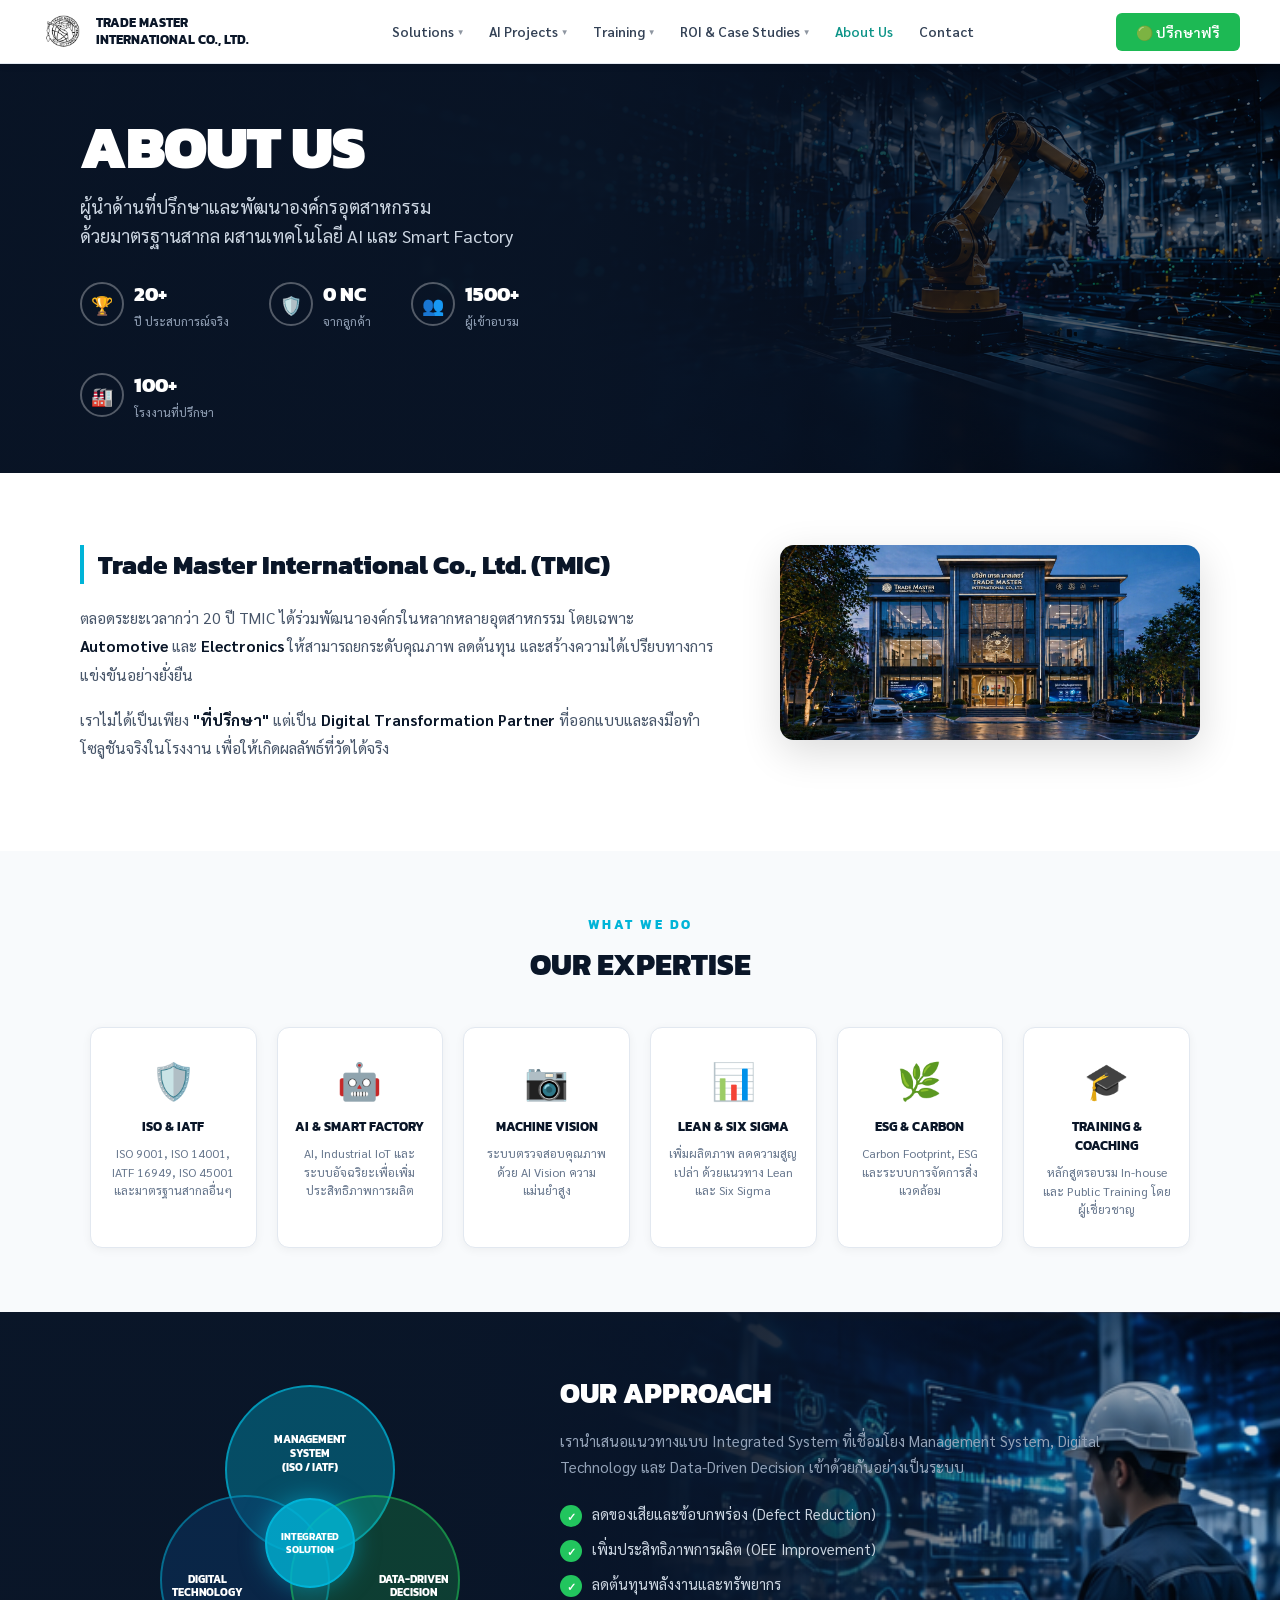
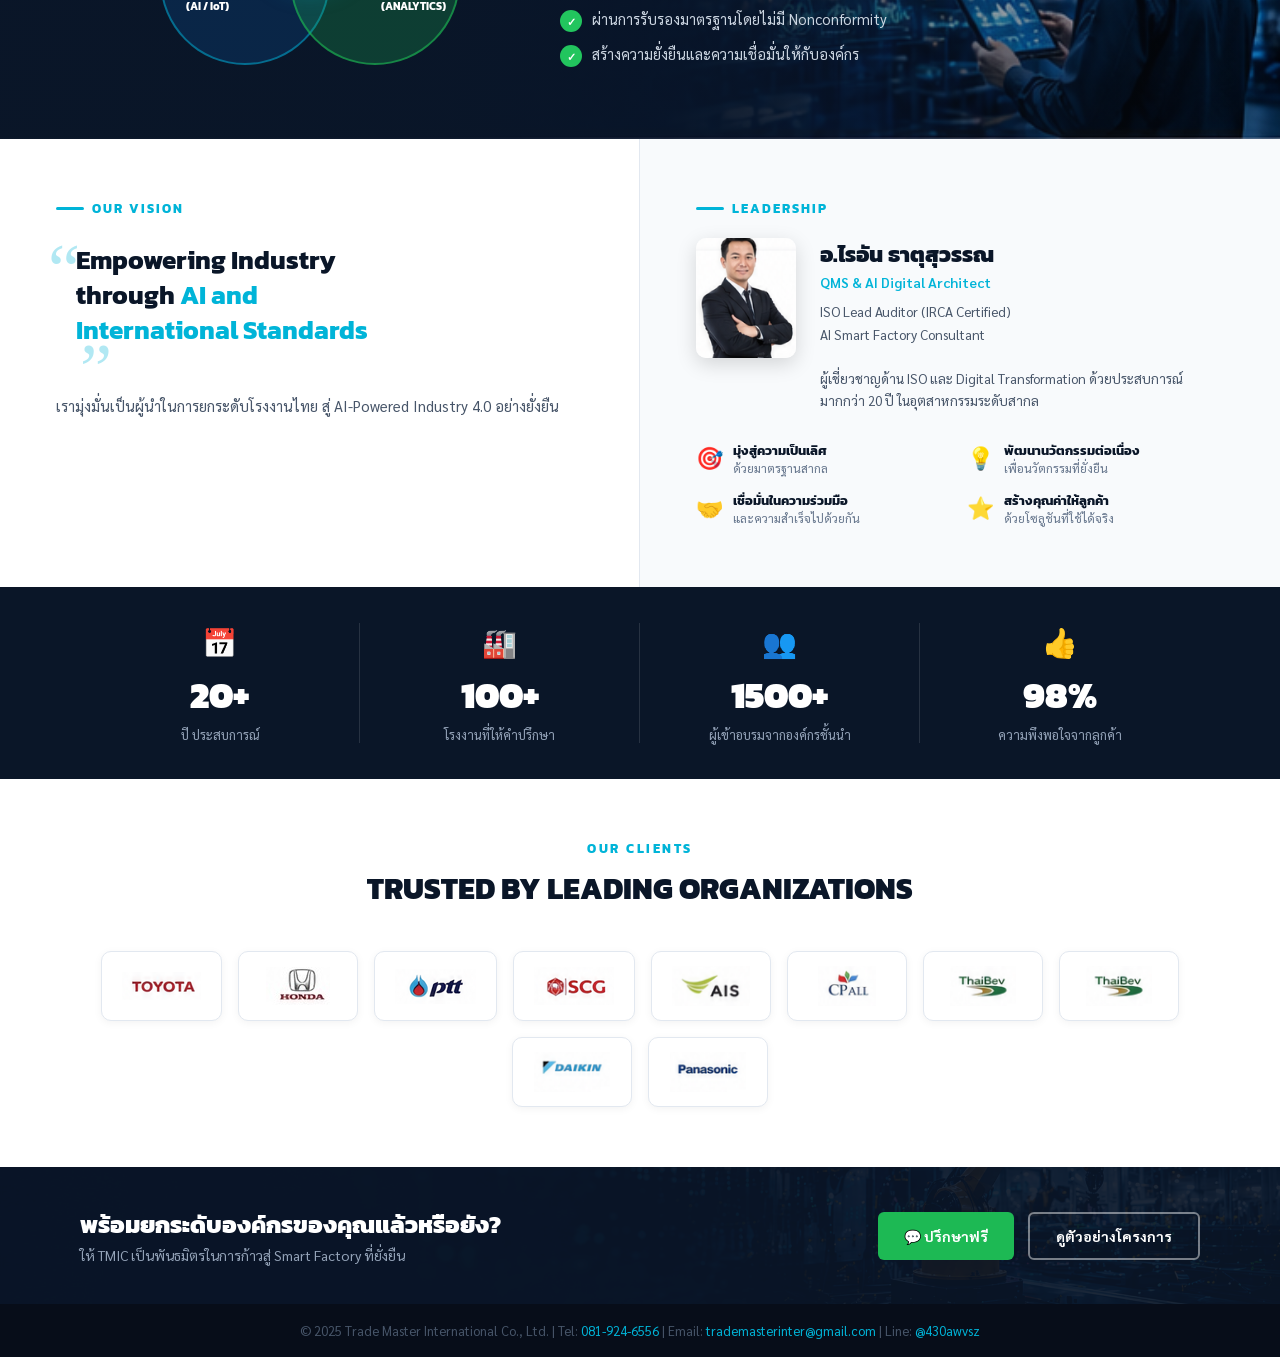
<file: about.html>
<!DOCTYPE html>
<html lang="th">
<head>
  <meta charset="UTF-8" />
  <meta name="viewport" content="width=device-width, initial-scale=1.0" />
  <title>About Us - Trade Master International Co., Ltd.</title>
  <link href="https://fonts.googleapis.com/css2?family=Sarabun:wght@300;400;500;600;700;800&family=Kanit:wght@400;500;600;700;800;900&display=swap" rel="stylesheet" />
  <style>
    *, *::before, *::after { box-sizing: border-box; margin: 0; padding: 0; }

    :root {
      --navy:    #0a1628;
      --blue:    #0d3b6e;
      --cyan:    #00b4d8;
      --green:   #1db954;
      --green2:  #22c55e;
      --orange:  #f97316;
      --white:   #ffffff;
      --light:   #f0f4f8;
      --gray:    #64748b;
      --border:  #e2e8f0;
    }

    html { scroll-behavior: smooth; }

    body {
      font-family: 'Sarabun', sans-serif;
      color: #1e293b;
      background: #fff;
      overflow-x: hidden;
    }

    
    
    
    
    
    
    
    
    
    
    

    /* ========== HERO BANNER ========== */
    .about-hero {
      position: relative;
      min-height: 280px;
      overflow: hidden;
      display: flex; align-items: center;
    }
    .about-hero-bg {
      position: absolute; inset: 0;
      background-image: url('assets/images/about/01.png');
      background-size: cover;
      background-position: center;
      filter: brightness(.55);
    }
    .about-hero-overlay {
      position: absolute; inset: 0;
      background: linear-gradient(90deg, rgba(10,22,40,.85) 45%, rgba(10,22,40,.2) 100%);
    }
    .about-hero-content {
      position: relative; z-index: 2;
      padding: 52px 80px;
      max-width: 760px;
    }
    .about-hero-content h1 {
      font-family: 'Kanit', sans-serif;
      font-size: 60px; font-weight: 900;
      color: #fff; line-height: 1.05;
      letter-spacing: -1px;
    }
    .about-hero-content p {
      font-size: 18px; color: #cbd5e1;
      margin-top: 14px; font-weight: 400;
      line-height: 1.6; max-width: 560px;
    }
    .about-hero-badges {
      display: flex; gap: 40px; margin-top: 28px; flex-wrap: wrap;
    }
    .hero-badge-item {
      display: flex; align-items: center; gap: 10px;
    }
    .hero-badge-icon {
      width: 44px; height: 44px;
      border: 2px solid rgba(255,255,255,.3);
      border-radius: 50%;
      display: flex; align-items: center; justify-content: center;
      font-size: 18px; flex-shrink: 0;
    }
    .hero-badge-text strong {
      font-family: 'Kanit', sans-serif;
      font-size: 20px; font-weight: 800; color: #fff; display: block;
    }
    .hero-badge-text span { font-size: 12px; color: #94a3b8; }

    /* ========== ABOUT COMPANY ========== */
    .company-section {
      padding: 72px 80px;
      display: grid; grid-template-columns: 1fr 420px;
      gap: 56px; align-items: start;
      max-width: 1280px; margin: 0 auto;
    }
    .company-text h2 {
      font-family: 'Kanit', sans-serif;
      font-size: 26px; font-weight: 800;
      color: var(--navy);
      border-left: 4px solid var(--cyan);
      padding-left: 14px; margin-bottom: 20px;
    }
    .company-text p {
      font-size: 15.5px; color: #475569;
      line-height: 1.85; margin-bottom: 16px;
    }
    .company-text p strong { color: var(--navy); }
    .company-img {
      border-radius: 14px; overflow: hidden;
      box-shadow: 0 12px 40px rgba(0,0,0,.14);
    }
    .company-img img { width: 100%; display: block; object-fit: cover; }

    /* ========== EXPERTISE ========== */
    .expertise-section {
      background: #f8fafc;
      padding: 64px 80px;
    }
    .section-label {
      text-align: center;
      font-family: 'Kanit', sans-serif;
      font-size: 13px; font-weight: 700;
      color: var(--cyan); letter-spacing: 2.5px;
      text-transform: uppercase; margin-bottom: 8px;
    }
    .section-title {
      text-align: center;
      font-family: 'Kanit', sans-serif;
      font-size: 30px; font-weight: 800;
      color: var(--navy); margin-bottom: 40px;
    }
    .expertise-grid {
      display: grid; grid-template-columns: repeat(6, 1fr);
      gap: 20px; max-width: 1100px; margin: 0 auto;
    }
    .expertise-card {
      background: #fff; border-radius: 12px;
      border: 1px solid var(--border);
      padding: 28px 16px; text-align: center;
      box-shadow: 0 2px 10px rgba(0,0,0,.05);
      transition: transform .2s, box-shadow .2s, border-color .2s;
    }
    .expertise-card:hover {
      transform: translateY(-5px);
      box-shadow: 0 10px 30px rgba(0,180,216,.12);
      border-color: var(--cyan);
    }
    .expertise-icon {
      font-size: 36px; margin-bottom: 14px;
      display: block;
    }
    .expertise-card h3 {
      font-family: 'Kanit', sans-serif;
      font-size: 13px; font-weight: 700;
      color: var(--navy); margin-bottom: 8px;
    }
    .expertise-card p {
      font-size: 12px; color: var(--gray);
      line-height: 1.55;
    }

    /* ========== APPROACH SECTION ========== */
    /* ========== APPROACH SECTION ========== */
    .approach-section {
      position: relative;
      overflow: hidden;
      min-height: 400px;
    }
    .approach-bg {
      position: absolute; inset: 0;
      background-image: url('assets/images/about/03.png');
      background-size: cover;
      background-position: center right;
    }
    .approach-bg-overlay {
      position: absolute; inset: 0;
      /* ซ้าย: ทึบสีกรมเพื่อให้อ่านข้อความได้  ขวา: โปร่งให้เห็นรูปวิศวกร */
      background: linear-gradient(90deg,
        rgba(10,22,40,.97) 0%,
        rgba(10,22,40,.94) 35%,
        rgba(10,22,40,.70) 58%,
        rgba(10,22,40,.10) 100%);
    }
    .approach-inner {
      position: relative; z-index: 2;
      display: grid; grid-template-columns: 380px 1fr;
      gap: 60px; align-items: center;
      padding: 60px 80px;
      max-width: 1200px; margin: 0 auto;
    }

    /* Venn Diagram */
    .venn-wrap {
      display: flex; align-items: center; justify-content: center;
    }
    .venn {
      position: relative;
      width: 320px; height: 280px;
    }
    .venn-circle {
      position: absolute;
      width: 170px; height: 170px;
      border-radius: 50%;
      display: flex; align-items: center; justify-content: center;
      text-align: center;
      font-size: 11px; font-weight: 700;
      color: #fff; font-family: 'Kanit', sans-serif;
      line-height: 1.3;
    }
    .venn-c1 {
      background: rgba(0,180,216,.35);
      border: 2px solid rgba(0,180,216,.7);
      top: 0; left: 50%; transform: translateX(-50%);
    }
    .venn-c2 {
      background: rgba(13,59,110,.45);
      border: 2px solid rgba(0,180,216,.5);
      bottom: 0; left: 10px;
    }
    .venn-c3 {
      background: rgba(29,185,84,.25);
      border: 2px solid rgba(29,185,84,.6);
      bottom: 0; right: 10px;
    }
    .venn-center {
      position: absolute;
      top: 50%; left: 50%;
      transform: translate(-50%, -30%);
      background: rgba(0,180,216,.8);
      border: 2px solid var(--cyan);
      border-radius: 50%;
      width: 90px; height: 90px;
      display: flex; align-items: center; justify-content: center;
      text-align: center;
      font-size: 10px; font-weight: 700;
      color: #fff; font-family: 'Kanit', sans-serif;
      box-shadow: 0 0 24px rgba(0,180,216,.5);
      line-height: 1.3;
    }
    .venn-label {
      position: absolute;
      font-size: 10.5px; font-weight: 700;
      color: #fff; font-family: 'Kanit', sans-serif;
      text-align: center; line-height: 1.3;
    }
    .vl-top  { top: 48px; left: 50%; transform: translateX(-50%); }
    .vl-bl   { bottom: 52px; left: 22px; }
    .vl-br   { bottom: 52px; right: 22px; }

    /* Approach text */
    .approach-text h2 {
      font-family: 'Kanit', sans-serif;
      font-size: 28px; font-weight: 800;
      color: #fff; margin-bottom: 14px;
    }
    .approach-text > p {
      font-size: 15px; color: #94a3b8;
      line-height: 1.75; margin-bottom: 24px;
    }
    .approach-check {
      display: flex; align-items: flex-start; gap: 10px;
      margin-bottom: 12px;
    }
    .approach-check .chk {
      width: 22px; height: 22px; flex-shrink: 0;
      background: var(--green2); border-radius: 50%;
      display: flex; align-items: center; justify-content: center;
      font-size: 11px; color: #fff; font-weight: 700;
      margin-top: 1px;
    }
    .approach-check p { font-size: 14.5px; color: #cbd5e1; line-height: 1.5; }

    /* ========== VISION + LEADERSHIP ========== */
    .vision-leadership {
      display: grid; grid-template-columns: 1fr 1fr;
      gap: 0;
    }

    /* Vision */
    .vision-side {
      background: #fff;
      padding: 60px 56px;
      border-right: 1px solid var(--border);
    }
    .block-label {
      font-family: 'Kanit', sans-serif;
      font-size: 13px; font-weight: 700;
      color: var(--cyan); letter-spacing: 2px;
      text-transform: uppercase; margin-bottom: 6px;
      display: flex; align-items: center; gap: 8px;
    }
    .block-label::before {
      content: '';
      width: 28px; height: 3px;
      background: var(--cyan); border-radius: 2px;
    }
    .vision-quote {
      margin: 24px 0;
      position: relative;
      padding-left: 20px;
    }
    .vision-quote::before {
      content: '\201C';
      position: absolute; left: -8px; top: -8px;
      font-size: 72px; color: var(--cyan);
      opacity: .3; font-family: Georgia, serif;
      line-height: 1;
    }
    .vision-quote p {
      font-family: 'Kanit', sans-serif;
      font-size: 26px; font-weight: 700;
      color: var(--navy); line-height: 1.35;
    }
    .vision-quote p em { color: var(--cyan); font-style: normal; }
    .vision-quote::after {
      content: '\201D';
      font-size: 72px; color: var(--cyan);
      opacity: .3; font-family: Georgia, serif;
      line-height: 0; vertical-align: -28px; margin-left: 4px;
    }
    .vision-desc {
      font-size: 15px; color: #475569;
      line-height: 1.75; margin-top: 16px;
    }

    /* Leadership */
    .leadership-side {
      background: #f8fafc;
      padding: 60px 56px;
    }
    .leader-profile {
      display: flex; gap: 24px; align-items: flex-start;
      margin-top: 20px;
    }
    .leader-photo {
      width: 100px; height: 120px; flex-shrink: 0;
      border-radius: 10px; overflow: hidden;
      box-shadow: 0 6px 20px rgba(0,0,0,.15);
    }
    .leader-photo img {
      width: 100%; height: 100%; object-fit: cover; display: block;
    }
    .leader-info h3 {
      font-family: 'Kanit', sans-serif;
      font-size: 22px; font-weight: 800; color: var(--navy);
    }
    .leader-role {
      color: var(--cyan); font-size: 14px; font-weight: 600;
      margin-top: 2px; margin-bottom: 10px;
    }
    .leader-info p {
      font-size: 13.5px; color: #475569;
      line-height: 1.65;
    }
    .leader-values {
      display: grid; grid-template-columns: 1fr 1fr;
      gap: 14px; margin-top: 28px;
    }
    .value-item {
      display: flex; align-items: flex-start; gap: 10px;
    }
    .value-icon {
      font-size: 22px; flex-shrink: 0; margin-top: 2px;
    }
    .value-item h4 {
      font-family: 'Kanit', sans-serif;
      font-size: 13px; font-weight: 700; color: var(--navy);
    }
    .value-item p { font-size: 12px; color: var(--gray); line-height: 1.45; }

    /* ========== STATS BAR ========== */
    .stats-bar {
      background: var(--navy);
      padding: 36px 80px;
      display: grid; grid-template-columns: repeat(4, 1fr);
      gap: 0;
    }
    .stat-item {
      text-align: center;
      border-right: 1px solid rgba(255,255,255,.12);
      padding: 0 20px;
    }
    .stat-item:last-child { border-right: none; }
    .stat-icon { font-size: 28px; color: var(--cyan); margin-bottom: 8px; }
    .stat-value {
      font-family: 'Kanit', sans-serif;
      font-size: 36px; font-weight: 900; color: #fff;
    }
    .stat-label { font-size: 13px; color: #94a3b8; margin-top: 4px; }

    /* ========== TRUSTED BY ========== */
    .trusted-section {
      padding: 60px 80px;
      background: #fff;
    }
    .trusted-logos {
      display: flex; flex-wrap: wrap;
      gap: 16px; justify-content: center;
      margin-top: 32px;
    }
    .trusted-logo {
      background: #fff; border-radius: 10px;
      padding: 14px 20px;
      display: flex; align-items: center; justify-content: center;
      height: 70px; min-width: 120px;
      transition: transform .2s, box-shadow .2s;
      border: 1px solid var(--border);
      box-shadow: 0 2px 8px rgba(0,0,0,.05);
    }
    .trusted-logo:hover {
      transform: scale(1.06);
      box-shadow: 0 6px 20px rgba(0,0,0,.12);
      border-color: var(--cyan);
    }
    .trusted-logo img {
      max-height: 40px;
      max-width: 110px;
      width: auto; height: auto;
      object-fit: contain;
      display: block;
    }

    /* ========== CTA FOOTER ========== */
    .cta-bar {
      background: var(--navy);
      padding: 40px 80px;
      display: flex; align-items: center; justify-content: space-between;
      gap: 24px; flex-wrap: wrap;
      position: relative; overflow: hidden;
    }
    .cta-bar::before {
      content: '';
      position: absolute; inset: 0;
      background-image: url('assets/images/about/01.png');
      background-size: cover; background-position: center;
      opacity: .08;
    }
    .cta-bar-text { position: relative; z-index: 1; }
    .cta-bar-text h2 {
      font-family: 'Kanit', sans-serif;
      font-size: 24px; font-weight: 800; color: #fff;
    }
    .cta-bar-text p { font-size: 14px; color: #94a3b8; margin-top: 4px; }
    .cta-bar-btns {
      display: flex; gap: 14px;
      position: relative; z-index: 1;
    }
    .btn-cta-green {
      background: var(--green); color: #fff;
      padding: 13px 26px; border-radius: 6px;
      font-size: 14px; font-weight: 700;
      font-family: 'Sarabun', sans-serif;
      border: none; cursor: pointer;
      display: flex; align-items: center; gap: 7px;
      white-space: nowrap;
      transition: background .2s;
    }
    .btn-cta-green:hover { background: #16a34a; }
    .btn-cta-outline {
      background: transparent; color: #fff;
      padding: 13px 26px; border-radius: 6px;
      font-size: 14px; font-weight: 700;
      font-family: 'Sarabun', sans-serif;
      border: 2px solid rgba(255,255,255,.45); cursor: pointer;
      white-space: nowrap;
      transition: border-color .2s;
    }
    .btn-cta-outline:hover { border-color: #fff; }

    /* ========== FOOTER ========== */
    footer {
      background: #070d19;
      color: #475569; font-size: 13px;
      padding: 18px 80px;
      text-align: center;
    }
    footer a { color: var(--cyan); text-decoration: none; }

    /* ========== ANIMATIONS ========== */
    @keyframes fadeUp {
      from { opacity: 0; transform: translateY(28px); }
      to   { opacity: 1; transform: translateY(0); }
    }
    .reveal { opacity: 0; transform: translateY(24px); transition: opacity .6s ease, transform .6s ease; }
    .reveal.visible { opacity: 1; transform: translateY(0); }

    /* ========== RESPONSIVE ========== */
    @media (max-width: 1024px) {
      .company-section { grid-template-columns: 1fr; padding: 48px 32px; }
      .expertise-grid  { grid-template-columns: repeat(3,1fr); }
      .approach-inner  { grid-template-columns: 1fr; padding: 40px 32px; }
      .vision-leadership { grid-template-columns: 1fr; }
      .vision-side, .leadership-side { padding: 40px 32px; border-right: none; border-bottom: 1px solid var(--border); }
      .stats-bar { grid-template-columns: repeat(2,1fr); padding: 32px; gap: 20px; }
      .stat-item { border-right: none; border-bottom: 1px solid rgba(255,255,255,.1); padding-bottom: 20px; }
      .trusted-section { padding: 48px 32px; }
      .cta-bar { flex-direction: column; text-align: center; padding: 40px 32px; }
      
      
      .about-hero-content { padding: 40px 24px; }
      .about-hero-content h1 { font-size: 40px; }
    }
    @media (max-width: 640px) {
      .expertise-grid { grid-template-columns: repeat(2,1fr); }
      .leader-values  { grid-template-columns: 1fr; }
      .about-hero-badges { gap: 20px; }
    }
  
    /* ===== DROPDOWN NAVBAR ===== */


    /* top-level trigger */


    /* ---- DROPDOWN ---- */
    /* invisible top bridge — fills any sub-pixel gap */



    /* ---- NESTED SUB-DROPDOWN ---- */

    /* invisible left bridge */



    /* mobile nav handled by hamburger CSS above */


    /* ===== MOBILE HAMBURGER NAV ===== */

    .mob-caret {
      font-size: 10px; color: #94a3b8;
      transition: transform .25s; flex-shrink: 0;
    }
    .mobile-sub {
      display: none;
      background: #f8fafc;
      border-top: 1px solid #e2e8f0;
    }
    .mobile-sub a {
      display: block; padding: 11px 36px;
      font-size: 14px; color: #475569; text-decoration: none;
      transition: background .15s, color .15s;
      border-bottom: 1px solid #f1f5f9;
    }
    .mobile-sub a:last-child { border-bottom: none; }
    .mobile-sub a:hover { background: #e8f5f4; color: #0d9488; }

  </style>
  <link rel="stylesheet" href="navbar.css">
</head>
<body>

<!-- ====== NAVBAR ====== -->
  <!-- ── Shared Navbar (loaded from navbar.html) ──────────────── -->
  <div id="navbar-container"></div>
  <script>
    fetch('navbar.html')
      .then(r => r.text())
      .then(html => {
        document.getElementById('navbar-container').innerHTML = html;
        // Run inline scripts inside the fetched HTML
        document.getElementById('navbar-container')
          .querySelectorAll('script')
          .forEach(s => {
            const ns = document.createElement('script');
            ns.textContent = s.textContent;
            document.body.appendChild(ns);
          });
      });
  </script>

<!-- ====== HERO BANNER ====== -->
<section class="about-hero">
  <div class="about-hero-bg"></div>
  <div class="about-hero-overlay"></div>
  <div class="about-hero-content">
    <h1>ABOUT US</h1>
    <p>
      ผู้นำด้านที่ปรึกษาและพัฒนาองค์กรอุตสาหกรรม<br>
      ด้วยมาตรฐานสากล ผสานเทคโนโลยี AI และ Smart Factory
    </p>
    <div class="about-hero-badges">
      <div class="hero-badge-item">
        <div class="hero-badge-icon">🏆</div>
        <div class="hero-badge-text">
          <strong>20+</strong>
          <span>ปี ประสบการณ์จริง</span>
        </div>
      </div>
      <div class="hero-badge-item">
        <div class="hero-badge-icon">🛡️</div>
        <div class="hero-badge-text">
          <strong>0 NC</strong>
          <span>จากลูกค้า</span>
        </div>
      </div>
      <div class="hero-badge-item">
        <div class="hero-badge-icon">👥</div>
        <div class="hero-badge-text">
          <strong>1500+</strong>
          <span>ผู้เข้าอบรม</span>
        </div>
      </div>
      <div class="hero-badge-item">
        <div class="hero-badge-icon">🏭</div>
        <div class="hero-badge-text">
          <strong>100+</strong>
          <span>โรงงานที่ปรึกษา</span>
        </div>
      </div>
    </div>
  </div>
</section>

<!-- ====== COMPANY INTRO ====== -->
<div class="company-section reveal">
  <div class="company-text">
    <h2>Trade Master International Co., Ltd. (TMIC)</h2>
    <p>
      ตลอดระยะเวลากว่า 20 ปี TMIC ได้ร่วมพัฒนาองค์กรในหลากหลายอุตสาหกรรม
      โดยเฉพาะ <strong>Automotive</strong> และ <strong>Electronics</strong>
      ให้สามารถยกระดับคุณภาพ ลดต้นทุน และสร้างความได้เปรียบทางการแข่งขันอย่างยั่งยืน
    </p>
    <p>
      เราไม่ได้เป็นเพียง <strong>"ที่ปรึกษา"</strong> แต่เป็น
      <strong>Digital Transformation Partner</strong>
      ที่ออกแบบและลงมือทำโซลูชันจริงในโรงงาน เพื่อให้เกิดผลลัพธ์ที่วัดได้จริง
    </p>
  </div>
  <div class="company-img">
    <img src="assets/images/about/02.png" alt="Trade Master Building"
         onerror="this.style.minHeight='260px';this.style.background='#e2e8f0'" />
  </div>
</div>

<!-- ====== OUR EXPERTISE ====== -->
<section class="expertise-section">
  <div class="section-label">What We Do</div>
  <h2 class="section-title">OUR EXPERTISE</h2>
  <div class="expertise-grid">
    <div class="expertise-card reveal">
      <span class="expertise-icon">🛡️</span>
      <h3>ISO &amp; IATF</h3>
      <p>ISO 9001, ISO 14001,<br>IATF 16949, ISO 45001<br>และมาตรฐานสากลอื่นๆ</p>
    </div>
    <div class="expertise-card reveal">
      <span class="expertise-icon">🤖</span>
      <h3>AI &amp; SMART FACTORY</h3>
      <p>AI, Industrial IoT และระบบอัจฉริยะเพื่อเพิ่มประสิทธิภาพการผลิต</p>
    </div>
    <div class="expertise-card reveal">
      <span class="expertise-icon">📷</span>
      <h3>MACHINE VISION</h3>
      <p>ระบบตรวจสอบคุณภาพด้วย AI Vision ความแม่นยำสูง</p>
    </div>
    <div class="expertise-card reveal">
      <span class="expertise-icon">📊</span>
      <h3>LEAN &amp; SIX SIGMA</h3>
      <p>เพิ่มผลิตภาพ ลดความสูญเปล่า ด้วยแนวทาง Lean และ Six Sigma</p>
    </div>
    <div class="expertise-card reveal">
      <span class="expertise-icon">🌿</span>
      <h3>ESG &amp; CARBON</h3>
      <p>Carbon Footprint, ESG และระบบการจัดการสิ่งแวดล้อม</p>
    </div>
    <div class="expertise-card reveal">
      <span class="expertise-icon">🎓</span>
      <h3>TRAINING &amp; COACHING</h3>
      <p>หลักสูตรอบรม In-house และ Public Training โดยผู้เชี่ยวชาญ</p>
    </div>
  </div>
</section>

<!-- ====== OUR APPROACH ====== -->
<section class="approach-section">
  <div class="approach-bg"></div>
  <div class="approach-bg-overlay"></div>
  <div class="approach-inner">
    <!-- Venn Diagram (left) -->
    <div class="venn-wrap">
      <div class="venn">
        <div class="venn-circle venn-c1"></div>
        <div class="venn-circle venn-c2"></div>
        <div class="venn-circle venn-c3"></div>
        <div class="venn-center">INTEGRATED<br>SOLUTION</div>
        <div class="venn-label vl-top">MANAGEMENT<br>SYSTEM<br>(ISO / IATF)</div>
        <div class="venn-label vl-bl">DIGITAL<br>TECHNOLOGY<br>(AI / IoT)</div>
        <div class="venn-label vl-br">DATA-DRIVEN<br>DECISION<br>(ANALYTICS)</div>
      </div>
    </div>
    <!-- Text (center) -->
    <div class="approach-text">
      <h2>OUR APPROACH</h2>
      <p>
        เรานำเสนอแนวทางแบบ Integrated System
        ที่เชื่อมโยง Management System, Digital Technology
        และ Data-Driven Decision เข้าด้วยกันอย่างเป็นระบบ
      </p>
      <div class="approach-check">
        <div class="chk">✓</div>
        <p>ลดของเสียและข้อบกพร่อง (Defect Reduction)</p>
      </div>
      <div class="approach-check">
        <div class="chk">✓</div>
        <p>เพิ่มประสิทธิภาพการผลิต (OEE Improvement)</p>
      </div>
      <div class="approach-check">
        <div class="chk">✓</div>
        <p>ลดต้นทุนพลังงานและทรัพยากร</p>
      </div>
      <div class="approach-check">
        <div class="chk">✓</div>
        <p>ผ่านการรับรองมาตรฐานโดยไม่มี Nonconformity</p>
      </div>
      <div class="approach-check">
        <div class="chk">✓</div>
        <p>สร้างความยั่งยืนและความเชื่อมั่นให้กับองค์กร</p>
      </div>
    </div>

  </div>
</section>

<!-- ====== VISION + LEADERSHIP ====== -->
<div class="vision-leadership">
  <!-- Vision -->
  <div class="vision-side reveal">
    <div class="block-label">Our Vision</div>
    <div class="vision-quote">
      <p>
        Empowering Industry<br>
        through <em>AI and</em><br>
        <em>International Standards</em>
      </p>
    </div>
    <p class="vision-desc">
      เรามุ่งมั่นเป็นผู้นำในการยกระดับโรงงานไทย
      สู่ AI-Powered Industry 4.0 อย่างยั่งยืน
    </p>
  </div>

  <!-- Leadership -->
  <div class="leadership-side reveal">
    <div class="block-label">Leadership</div>
    <div class="leader-profile">
      <div class="leader-photo">
        <img src="assets/images/about/Ryan.png" alt="อ.ไรอัน ธาตุสุวรรณ"
             onerror="this.parentNode.style.background='#cbd5e1'" />
      </div>
      <div class="leader-info">
        <h3>อ.ไรอัน ธาตุสุวรรณ</h3>
        <div class="leader-role">QMS & AI Digital Architect</div>
        <p>
          ISO Lead Auditor (IRCA Certified)<br>
          AI Smart Factory Consultant<br><br>
          ผู้เชี่ยวชาญด้าน ISO และ Digital Transformation
          ด้วยประสบการณ์มากกว่า 20 ปี
          ในอุตสาหกรรมระดับสากล
        </p>
      </div>
    </div>
    <div class="leader-values">
      <div class="value-item">
        <div class="value-icon">🎯</div>
        <div>
          <h4>มุ่งสู่ความเป็นเลิศ</h4>
          <p>ด้วยมาตรฐานสากล</p>
        </div>
      </div>
      <div class="value-item">
        <div class="value-icon">💡</div>
        <div>
          <h4>พัฒนานวัตกรรมต่อเนื่อง</h4>
          <p>เพื่อนวัตกรรมที่ยั่งยืน</p>
        </div>
      </div>
      <div class="value-item">
        <div class="value-icon">🤝</div>
        <div>
          <h4>เชื่อมั่นในความร่วมมือ</h4>
          <p>และความสำเร็จไปด้วยกัน</p>
        </div>
      </div>
      <div class="value-item">
        <div class="value-icon">⭐</div>
        <div>
          <h4>สร้างคุณค่าให้ลูกค้า</h4>
          <p>ด้วยโซลูชันที่ใช้ได้จริง</p>
        </div>
      </div>
    </div>
  </div>
</div>

<!-- ====== STATS BAR ====== -->
<div class="stats-bar">
  <div class="stat-item">
    <div class="stat-icon">📅</div>
    <div class="stat-value">20+</div>
    <div class="stat-label">ปี ประสบการณ์</div>
  </div>
  <div class="stat-item">
    <div class="stat-icon">🏭</div>
    <div class="stat-value">100+</div>
    <div class="stat-label">โรงงานที่ให้คำปรึกษา</div>
  </div>
  <div class="stat-item">
    <div class="stat-icon">👥</div>
    <div class="stat-value">1500+</div>
    <div class="stat-label">ผู้เข้าอบรมจากองค์กรชั้นนำ</div>
  </div>
  <div class="stat-item">
    <div class="stat-icon">👍</div>
    <div class="stat-value">98%</div>
    <div class="stat-label">ความพึงพอใจจากลูกค้า</div>
  </div>
</div>

<!-- ====== TRUSTED BY ====== -->
<section class="trusted-section">
  <div class="section-label">Our Clients</div>
  <h2 class="section-title">TRUSTED BY LEADING ORGANIZATIONS</h2>
  <div class="trusted-logos">
    <div class="trusted-logo">
      <img src="assets/images/hero/cus_a.png" alt="Toyota"
           onerror="this.outerHTML='<span style=font-family:Kanit,sans-serif;font-weight:800;font-size:14px;color:#eb0a1e>TOYOTA</span>'" />
    </div>
    <div class="trusted-logo">
      <img src="assets/images/hero/cus_b.png" alt="Honda"
           onerror="this.outerHTML='<span style=font-family:Kanit,sans-serif;font-weight:800;font-size:14px;color:#c00>HONDA</span>'" />
    </div>
    <div class="trusted-logo">
      <img src="assets/images/hero/cus_c.png" alt="PTT"
           onerror="this.outerHTML='<span style=font-family:Kanit,sans-serif;font-weight:800;font-size:14px;color:#006a2e>PTT</span>'" />
    </div>
    <div class="trusted-logo">
      <img src="assets/images/hero/cus_d.png" alt="SCG"
           onerror="this.outerHTML='<span style=font-family:Kanit,sans-serif;font-weight:800;font-size:14px;color:#003087>SCG</span>'" />
    </div>
    <div class="trusted-logo">
      <img src="assets/images/hero/cus_e.png" alt="AIS"
           onerror="this.outerHTML='<span style=font-family:Kanit,sans-serif;font-weight:800;font-size:14px;color:#f37021>AIS</span>'" />
    </div>
    <div class="trusted-logo">
      <img src="assets/images/hero/cus_f.png" alt="CPALL"
           onerror="this.outerHTML='<span style=font-family:Kanit,sans-serif;font-weight:800;font-size:14px;color:#1a5cb3>CPALL</span>'" />
    </div>
    <div class="trusted-logo">
      <img src="assets/images/hero/cus_g.png" alt="ThaiBev"
           onerror="this.outerHTML='<span style=font-family:Kanit,sans-serif;font-weight:800;font-size:14px;color:#00703c>ThaiBev</span>'" />
    </div>
    <div class="trusted-logo">
      <img src="assets/images/hero/cus_h.png" alt="Minebea"
           onerror="this.outerHTML='<span style=font-family:Kanit,sans-serif;font-weight:800;font-size:14px;color:#1e293b>Minebea</span>'" />
    </div>
    <div class="trusted-logo">
      <img src="assets/images/hero/cus_i.png" alt="Daikin"
           onerror="this.outerHTML='<span style=font-family:Kanit,sans-serif;font-weight:800;font-size:14px;color:#006bb6>DAIKIN</span>'" />
    </div>
    <div class="trusted-logo">
      <img src="assets/images/hero/cus_j.png" alt="Panasonic"
           onerror="this.outerHTML='<span style=font-family:Kanit,sans-serif;font-weight:800;font-size:14px;color:#1e293b>Panasonic</span>'" />
    </div>
  </div>
</section>

<!-- ====== CTA BAR ====== -->
<div class="cta-bar">
  <div class="cta-bar-text">
    <h2>พร้อมยกระดับองค์กรของคุณแล้วหรือยัง?</h2>
    <p>ให้ TMIC เป็นพันธมิตรในการก้าวสู่ Smart Factory ที่ยั่งยืน</p>
  </div>
  <div class="cta-bar-btns">
    <button class="btn-cta-green">💬 ปรึกษาฟรี</button>
    <button class="btn-cta-outline">ดูตัวอย่างโครงการ</button>
  </div>
</div>

<!-- ====== FOOTER ====== -->
<footer>
  <p>
    © 2025 Trade Master International Co., Ltd. |
    Tel: <a href="tel:0819246556">081-924-6556</a> |
    Email: <a href="mailto:trademasterinter@gmail.com">trademasterinter@gmail.com</a> |
    Line: <a href="#">@430awvsz</a>
  </p>
</footer>

<script>
  // Intersection Observer - reveal on scroll
  const revealEls = document.querySelectorAll('.reveal');
  const io = new IntersectionObserver((entries) => {
    entries.forEach((entry, i) => {
      if (entry.isIntersecting) {
        entry.target.style.transitionDelay = `${(i % 6) * 0.08}s`;
        entry.target.classList.add('visible');
        io.unobserve(entry.target);
      }
    });
  }, { threshold: 0.1 });
  revealEls.forEach(el => io.observe(el));

  // Stagger expertise cards
  document.querySelectorAll('.expertise-card').forEach((el, i) => {
    el.style.transitionDelay = `${i * 0.07}s`;
  });

  // Prevent default for internal nav (demo mode)
  document.querySelectorAll('button').forEach(btn => {
    btn.addEventListener('click', () => {});
  });
</script>
</body>
</html>
</file>
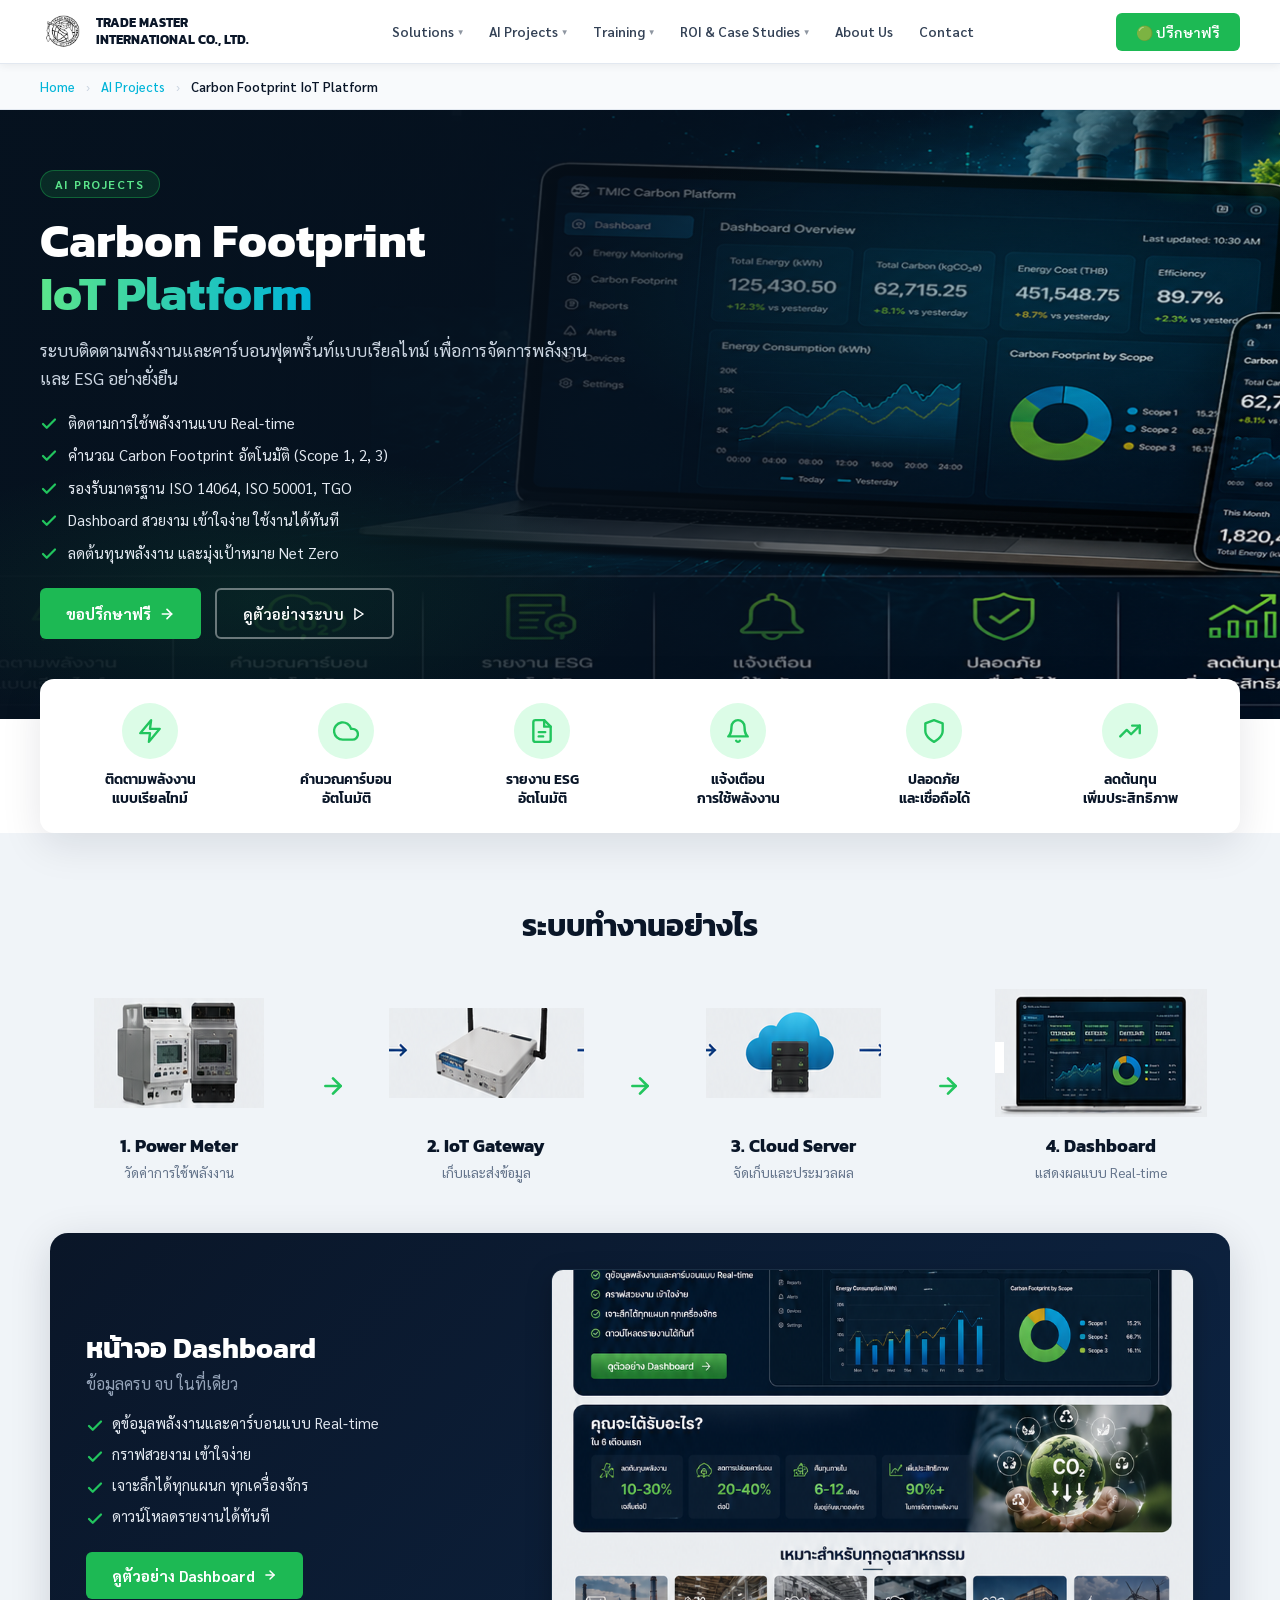
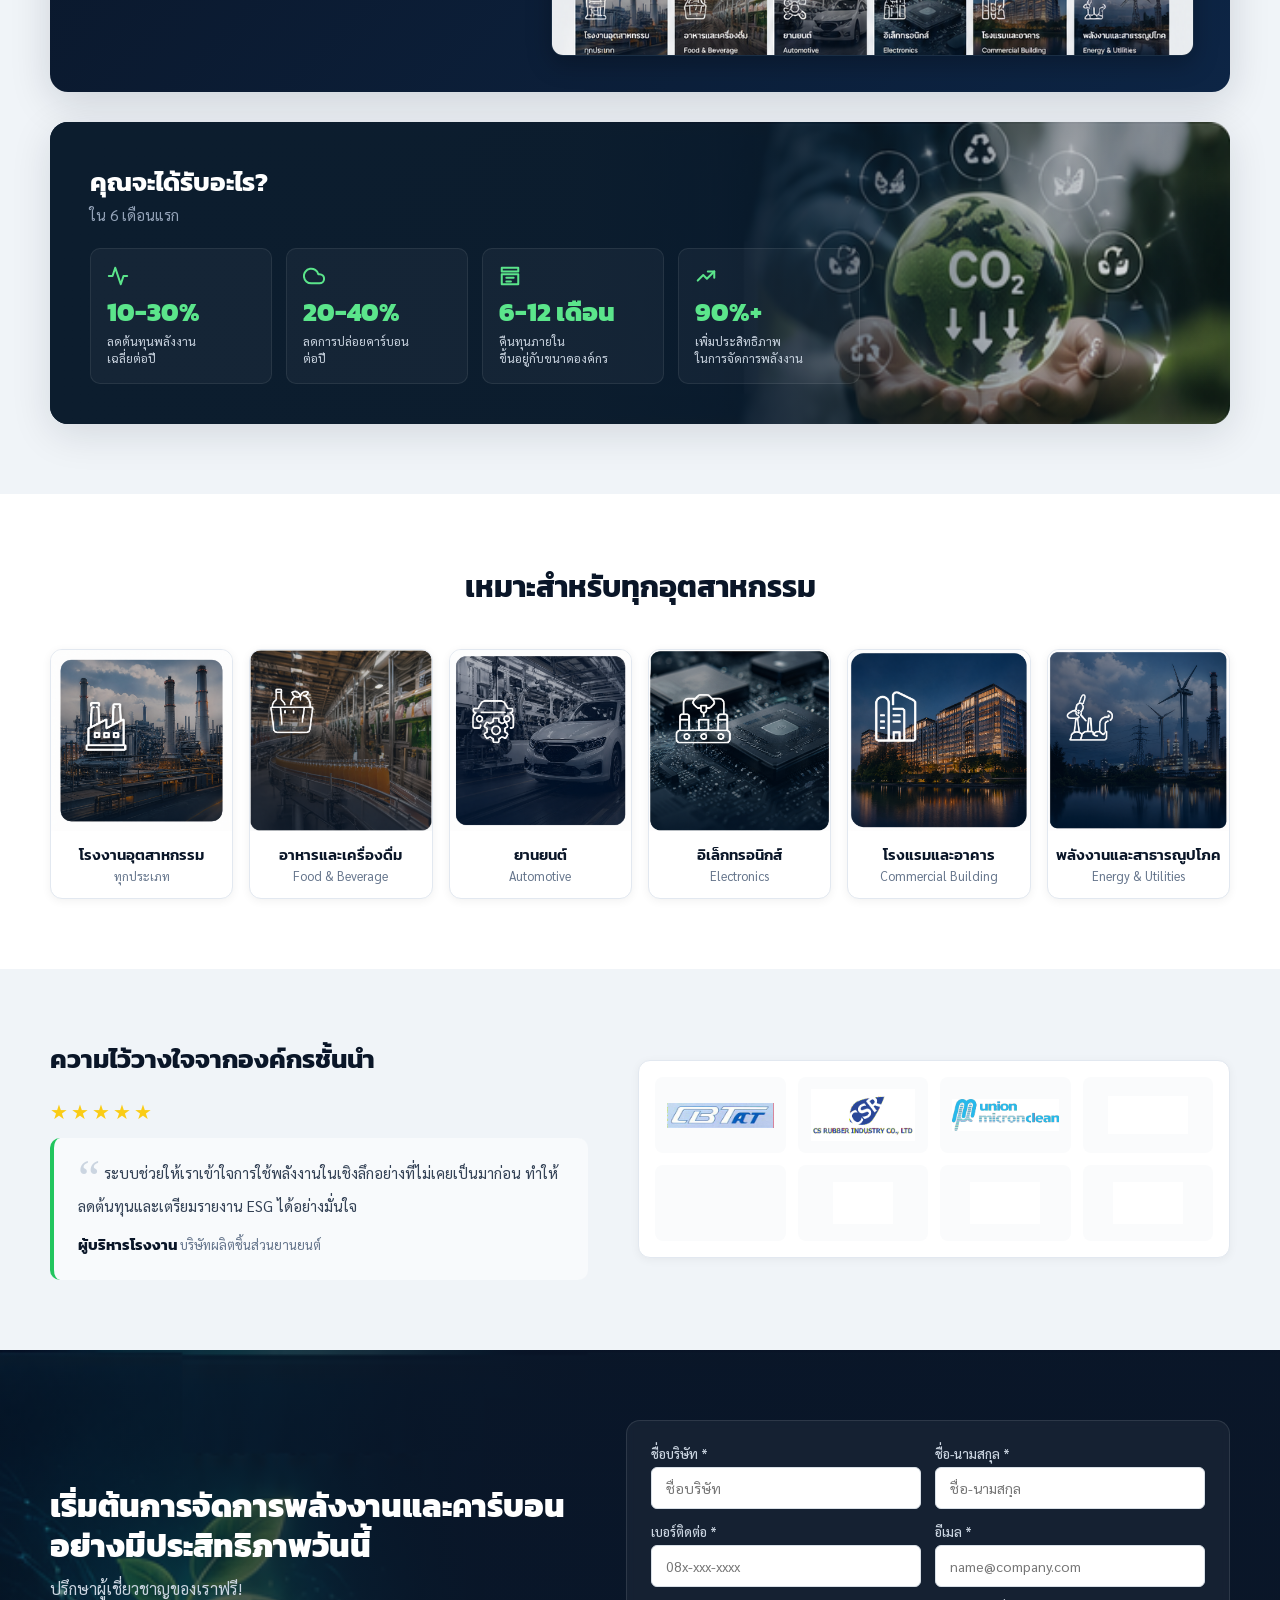
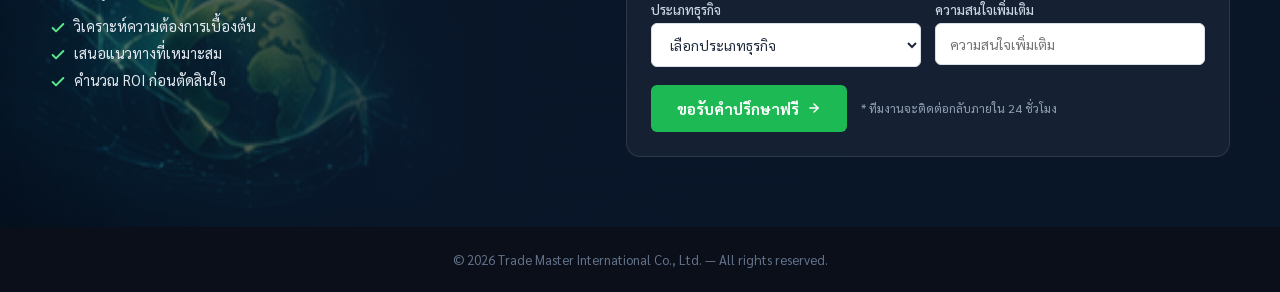
<file: ai_a_cfo.html>
<!DOCTYPE html>
<html lang="th">
<head>
<meta charset="UTF-8" />
<meta name="viewport" content="width=device-width, initial-scale=1.0" />
<title>Carbon Footprint IoT Platform | Trade Master International Co., Ltd.</title>
<link href="https://fonts.googleapis.com/css2?family=Sarabun:wght@300;400;500;600;700;800&family=Kanit:wght@400;500;600;700;800&display=swap" rel="stylesheet" />
<style>
  *, *::before, *::after { box-sizing: border-box; margin: 0; padding: 0; }

  :root {
    --navy:    #0a1628;
    --navy-2:  #0d1f3a;
    --blue:    #0d3b6e;
    --cyan:    #00b4d8;
    --green:   #1db954;
    --green2:  #22c55e;
    --green-soft:#dcfce7;
    --orange:  #f97316;
    --yellow:  #facc15;
    --gold:    #d4a017;
    --white:   #ffffff;
    --light:   #f0f4f8;
    --gray:    #64748b;
    --gray-2:  #94a3b8;
    --ink:     #1e293b;
    --line:    #e2e8f0;
    --card-bg: #f8fafc;
  }

  body {
    font-family: 'Sarabun', sans-serif;
    color: #1e293b;
    background: #fff;
    overflow-x: hidden;
  }

  img { display:block; max-width:100%; height:auto; }
  a   { color:inherit; text-decoration:none; }
  button { font-family: inherit; cursor: pointer; }

  /* ========================================================================
     NAVBAR (mirrors index.html)
     ======================================================================== */

  /* ---- NESTED SUB-DROPDOWN ---- */



  /* hamburger */

  .mob-caret { font-size:10px; color:#94a3b8; transition:transform .25s; }
  .mobile-sub { display:none; background:#f8fafc; border-top:1px solid var(--line); }
  .mobile-sub a {
    display:block; padding:11px 36px; font-size:14px; color:#475569;
    border-bottom:1px solid #f1f5f9;
  }
  .mobile-sub a.current { color:#0d9488; font-weight:700; background:#f0fdf9; }
  .mobile-sub a:hover { background:#e8f5f4; color:#0d9488; }

  /* ========================================================================
     PAGE HEADER (breadcrumb + page intro)
     ======================================================================== */
  .breadcrumb-bar {
    background: #f8fafc;
    border-bottom: 1px solid var(--line);
    padding: 14px 40px;
    font-size: 13px; color: var(--gray);
  }
  .breadcrumb-bar a { color: var(--cyan); font-weight:500; }
  .breadcrumb-bar a:hover { text-decoration: underline; }
  .breadcrumb-bar .sep { margin: 0 8px; color: #cbd5e1; }
  .breadcrumb-bar .current { color: var(--navy); font-weight: 600; }

  /* ========================================================================
     HERO — left text / right composite image
     ======================================================================== */
  .page-hero {
    position: relative;
    background: #06121f;
    color: #fff;
    overflow: hidden;
    padding: 60px 40px 80px;
    min-height: 520px;
  }
  /* full-bleed dashboard image stretched across the entire hero */
  .page-hero .hero-bg {
    position: absolute;
    inset: 0;
    width: 100%;
    height: 100%;
    object-fit: cover;
    object-position: center center;
    z-index: 0;
  }
  /* dark left-to-right gradient so text stays legible on top */
  .page-hero::after {
    content:''; position:absolute; inset:0;
    background:
      linear-gradient(90deg,
        rgba(6,18,31,0.95) 0%,
        rgba(6,18,31,0.85) 35%,
        rgba(6,18,31,0.55) 60%,
        rgba(6,18,31,0.20) 85%,
        rgba(6,18,31,0.05) 100%
      );
    z-index: 1;
    pointer-events: none;
  }
  .page-hero::before {
    content:''; position:absolute; inset:0;
    background:
      radial-gradient(60% 50% at 80% 30%, rgba(0,180,216,.12), transparent 60%),
      radial-gradient(50% 40% at 20% 80%, rgba(29,185,84,.10), transparent 60%);
    pointer-events:none;
    z-index: 2;
  }
  .hero-wrap {
    max-width: 1280px; margin: 0 auto;
    position: relative; z-index: 3;
    min-height: 460px;
    display: flex; align-items: center;
  }
  .hero-left { max-width: 560px; }
  .hero-pill {
    display:inline-block;
    background: rgba(29,185,84,.15);
    color: #5be58b;
    border: 1px solid rgba(29,185,84,.4);
    padding: 5px 14px;
    border-radius: 999px;
    font-size: 12px; font-weight: 700;
    letter-spacing: .12em;
    margin-bottom: 16px;
  }
  .hero-left h1 {
    font-family:'Kanit',sans-serif;
    font-size: 48px; font-weight: 700; line-height: 1.1;
    margin-bottom: 16px;
  }
  .hero-left h1 .grad {
    background: linear-gradient(90deg, #5be58b, #00b4d8);
    -webkit-background-clip: text;
    background-clip: text;
    color: transparent;
    display: inline-block;
  }
  .hero-lead {
    color: #cbd5e1; font-size: 17px; line-height: 1.65;
    margin-bottom: 20px;
  }
  .hero-list { list-style: none; display: flex; flex-direction: column; gap: 10px; margin-bottom: 24px; }
  .hero-list li {
    display:flex; align-items:flex-start; gap:10px;
    font-size: 15px; color: #e2e8f0; line-height:1.5;
  }
  .hero-list svg { flex:0 0 auto; margin-top:3px; color: #22c55e; }
  .hero-actions { display:flex; gap:14px; flex-wrap:wrap; }
  .btn-primary {
    background: var(--green); color:#fff; border:none;
    padding: 14px 26px; border-radius: 6px;
    font-size: 15px; font-weight: 700;
    font-family:'Sarabun',sans-serif;
    display:inline-flex; align-items:center; gap:8px;
    transition: background .2s, transform .15s;
  }
  .btn-primary:hover { background: #16a34a; transform: translateY(-2px); }
  .btn-outline {
    background: transparent; color: #fff;
    padding: 14px 26px; border-radius: 6px;
    font-size: 15px; font-weight: 600;
    font-family:'Sarabun',sans-serif;
    border: 2px solid rgba(255,255,255,.4);
    display:inline-flex; align-items:center; gap:8px;
    transition: border-color .2s, background .2s;
  }
  .btn-outline:hover { border-color:#fff; background: rgba(255,255,255,.08); }

  .hero-right { display: none; }
  .hero-right img { width: 100%; height: auto; display: block; }

  /* ========================================================================
     FEATURE STRIP — 6 icons under hero
     ======================================================================== */
  .feature-strip-wrap {
    max-width: 1280px;
    margin: -40px auto 0;
    padding: 0 40px;
    position: relative; z-index: 5;
  }
  .feature-strip {
    background:#fff;
    border-radius: 14px;
    box-shadow: 0 12px 40px rgba(10,22,40,.10);
    padding: 24px 16px;
    display: grid;
    grid-template-columns: repeat(6,1fr);
    gap: 8px;
  }
  .feature {
    text-align:center; padding: 0 8px;
    transition: transform .2s;
  }
  .feature:hover { transform: translateY(-3px); }
  .feature .ic {
    width: 56px; height: 56px;
    border-radius: 50%;
    background: var(--green-soft);
    color: var(--green2);
    display:flex; align-items:center; justify-content:center;
    margin: 0 auto 12px;
  }
  .feature .ic svg { width: 26px; height: 26px; }
  .feature h4 {
    font-family:'Kanit',sans-serif;
    font-size: 14px; font-weight: 600;
    color: var(--navy);
    line-height: 1.35;
  }

  /* ========================================================================
     SECTION FRAME
     ======================================================================== */
  .section { padding: 70px 40px; }
  .section-light { background: var(--light); }
  .section-title {
    text-align: center;
    font-family:'Kanit',sans-serif;
    font-size: 30px; font-weight: 700;
    color: var(--navy);
    margin-bottom: 40px;
  }
  .container { max-width: 1180px; margin: 0 auto; }

  /* ========================================================================
     HOW IT WORKS
     ======================================================================== */
  .steps {
    display: grid;
    grid-template-columns: 1fr auto 1fr auto 1fr auto 1fr;
    align-items: center;
    gap: 12px;
  }
  .step { text-align:center; transition: transform .2s; }
  .step:hover { transform: translateY(-4px); }
  .step-img {
    height: 130px;
    display:flex; align-items:center; justify-content:center;
    margin-bottom: 14px;
  }
  .step-img img { max-height: 100%; width: auto; object-fit: contain; }
  .step-name {
    font-family:'Kanit',sans-serif;
    font-size: 18px; font-weight: 700;
    color: var(--navy); margin-bottom: 4px;
  }
  .step p { font-size: 13.5px; color: var(--gray); line-height:1.5; }
  .arrow {
    color: var(--green2); display:flex; align-items:center; justify-content:center;
  }
  .arrow svg { width: 26px; height: 26px; }

  /* ========================================================================
     DASHBOARD PREVIEW BLOCK
     ======================================================================== */
  .dash-block {
    background: linear-gradient(135deg, var(--navy) 0%, #0d2545 100%);
    color: #fff;
    border-radius: 18px;
    padding: 36px;
    margin-top: 50px;
    display: grid;
    grid-template-columns: 1fr 1.5fr;
    gap: 36px;
    align-items: center;
    box-shadow: 0 10px 40px rgba(10,22,40,.15);
  }
  .dash-block h3 {
    font-family:'Kanit',sans-serif;
    font-size: 28px; font-weight: 700;
    margin-bottom: 4px;
  }
  .dash-block .sub { color: var(--gray-2); font-size: 16px; margin-bottom: 20px; }
  .dash-list { list-style:none; display:flex; flex-direction:column; gap:10px; margin-bottom: 24px; }
  .dash-list li {
    font-size: 14.5px; color:#e2e8f0;
    display:flex; align-items:flex-start; gap:8px;
  }
  .dash-list svg { flex:0 0 auto; margin-top:3px; color: var(--green2); width: 18px; height: 18px; }
  .dash-shot {
    border-radius: 12px; overflow:hidden;
    background:#0a1726; border:1px solid #1a2e44;
    box-shadow: 0 8px 24px rgba(0,0,0,.25);
  }
  .dash-shot img { width:100%; display:block; }

  /* ========================================================================
     BENEFITS BLOCK
     ======================================================================== */
  .benefits {
    background: #0c1d2e url('assets/images/ai_1_cfo/04.png') no-repeat right center;
    background-size: auto 100%;
    color:#fff;
    border-radius: 18px;
    padding: 40px 40px;
    margin-top: 30px;
    position: relative;
    overflow: hidden;
    box-shadow: 0 10px 40px rgba(10,22,40,.12);
  }
  .benefits::before {
    content:''; position:absolute; inset:0;
    background: linear-gradient(90deg, rgba(12,29,46,1) 0%, rgba(12,29,46,.96) 45%, rgba(12,29,46,.55) 70%, rgba(12,29,46,0) 100%);
    z-index: 1;
  }
  .benefits > * { position: relative; z-index: 2; }
  .benefits h3 {
    font-family:'Kanit',sans-serif;
    font-size: 26px; font-weight: 700;
    margin-bottom: 4px;
  }
  .benefits .sub { color: var(--gray-2); font-size: 15px; margin-bottom: 24px; }
  .benefits-grid {
    display: grid;
    grid-template-columns: repeat(4, 1fr);
    gap: 14px;
    width: 70%;
  }
  .stat {
    background: rgba(255,255,255,.04);
    border: 1px solid rgba(255,255,255,.08);
    border-radius: 10px;
    padding: 16px;
    transition: transform .2s, background .2s;
  }
  .stat:hover { transform: translateY(-3px); background: rgba(255,255,255,.07); }
  .stat .ic { color: #5be58b; margin-bottom: 8px; }
  .stat .ic svg { width: 22px; height: 22px; }
  .stat .num {
    font-family:'Kanit',sans-serif;
    font-size: 26px; font-weight: 800;
    color: #5be58b; line-height: 1;
  }
  .stat .lbl { font-size: 12px; color: #cbd5e1; margin-top: 8px; line-height: 1.4; }

  /* ========================================================================
     INDUSTRIES
     ======================================================================== */
  .industries {
    display: grid;
    grid-template-columns: repeat(6, 1fr);
    gap: 16px;
  }
  .ind {
    background:#fff;
    border-radius: 12px;
    overflow: hidden;
    box-shadow: 0 2px 10px rgba(0,0,0,.06);
    border: 1px solid var(--line);
    text-align: center;
    padding-bottom: 14px;
    transition: transform .2s, box-shadow .2s;
  }
  .ind:hover { transform: translateY(-4px); box-shadow: 0 12px 30px rgba(10,22,40,.12); }
  .ind-img {
    aspect-ratio: 1/1;
    overflow: hidden;
    background: #dde6ee;
  }
  .ind-img img {
    width:100%; height:100%; object-fit: cover;
    transition: transform .35s ease;
  }
  .ind:hover .ind-img img { transform: scale(1.06); }
  .ind h4 {
    font-family:'Kanit',sans-serif;
    font-size: 15px; font-weight: 600;
    color: var(--navy);
    margin-top: 12px;
  }
  .ind p { font-size: 12.5px; color: var(--gray); margin-top: 2px; }

  /* ========================================================================
     TRUST + CUSTOMERS
     ======================================================================== */
  .trust-section { padding: 70px 40px; background:#fff; }
  .trust-grid {
    max-width: 1180px; margin: 0 auto;
    display: grid;
    grid-template-columns: 1fr 1.1fr;
    gap: 50px;
    align-items: center;
  }
  .trust-section h2 {
    font-family:'Kanit',sans-serif;
    font-size: 26px; font-weight: 700;
    color: var(--navy);
    margin-bottom: 20px;
  }
  .stars { color: #facc15; font-size: 20px; letter-spacing: 3px; margin-bottom: 14px; }
  .quote {
    background: var(--card-bg);
    border-left: 4px solid var(--green2);
    padding: 22px 24px;
    border-radius: 10px;
    font-size: 15px; color: #334155; line-height: 1.7;
  }
  .quote-mark {
    font-family: Georgia, serif;
    font-size: 50px; color: #cbd5e1;
    line-height: .6; vertical-align: -16px;
    margin-right: 4px;
  }
  .quote .who {
    margin-top: 14px;
    font-family:'Kanit',sans-serif;
    font-weight: 700; font-size: 15px;
    color: var(--navy);
  }
  .quote .role { font-size: 13px; color: var(--gray); font-weight: 400; font-family:'Sarabun',sans-serif; }

  .cust-grid {
    background: #fff;
    border: 1px solid var(--line);
    border-radius: 12px;
    padding: 16px;
    display: grid;
    grid-template-columns: repeat(4, 1fr);
    gap: 12px;
    box-shadow: 0 2px 10px rgba(0,0,0,.05);
  }
  .cust {
    height: 76px;
    display:flex; align-items:center; justify-content:center;
    background: #fafbfc;
    border-radius: 8px;
    padding: 12px;
    transition: background .2s, transform .2s;
  }
  .cust:hover { background: #fff; transform: scale(1.04); }
  .cust img { max-width: 100%; max-height: 100%; object-fit: contain; }

  /* ========================================================================
     CTA / FORM
     ======================================================================== */
  .cta-section {
    background: var(--navy) url('assets/images/ai_1_cfo/03.png') no-repeat left center;
    background-size: auto 100%;
    color:#fff;
    padding: 70px 40px;
    position: relative;
    overflow: hidden;
  }
  .cta-section::before {
    content:''; position:absolute; inset:0;
    background: linear-gradient(90deg, rgba(10,22,40,.4) 0%, rgba(10,22,40,.85) 35%, rgba(10,22,40,.95) 100%);
    z-index: 1;
  }
  .cta-wrap {
    max-width: 1180px; margin: 0 auto;
    display: grid;
    grid-template-columns: 1fr 1.15fr;
    gap: 50px;
    align-items: center;
    position: relative; z-index: 2;
  }
  .cta-wrap h2 {
    font-family:'Kanit',sans-serif;
    font-size: 32px; font-weight: 800;
    line-height: 1.25;
    margin-bottom: 12px;
  }
  .cta-wrap .lead { font-size: 16px; color: #cbd5e1; margin-bottom: 18px; }
  .cta-list { list-style:none; display:flex; flex-direction:column; gap:8px; margin-bottom: 0; }
  .cta-list li {
    font-size: 14.5px; color: #e2e8f0;
    display:flex; align-items:flex-start; gap:8px;
  }
  .cta-list svg { flex:0 0 auto; margin-top:3px; color:#5be58b; width: 16px; height: 16px; }

  .form {
    background: rgba(255,255,255,.05);
    border: 1px solid rgba(255,255,255,.1);
    border-radius: 14px;
    padding: 24px;
    display: grid;
    grid-template-columns: 1fr 1fr;
    gap: 14px;
    backdrop-filter: blur(4px);
  }
  .field { display:flex; flex-direction:column; gap: 5px; }
  .field.full { grid-column: 1 / -1; }
  .field label { font-size: 13px; color: #cbd5e1; font-weight: 500; }
  .field input, .field select, .field textarea {
    background: #fff;
    border: 1px solid #d8dfe6;
    border-radius: 6px;
    padding: 11px 14px;
    font-size: 14px; color: #1e293b;
    font-family: inherit;
    outline: none;
    transition: border .15s, box-shadow .15s;
  }
  .field input:focus, .field select:focus, .field textarea:focus {
    border-color: var(--green2);
    box-shadow: 0 0 0 3px rgba(34,197,94,.18);
  }
  .field.error input, .field.error select { border-color: #ef4444; box-shadow: 0 0 0 3px rgba(239,68,68,.15); }
  .field .err { color:#fecaca; font-size: 12px; display:none; }
  .field.error .err { display:block; }
  .form .submit-row {
    grid-column: 1 / -1;
    display:flex; align-items:center; gap: 14px; flex-wrap: wrap;
    margin-top: 4px;
  }
  .form .submit-row .note { font-size: 12px; color: #94a3b8; }

  /* ========================================================================
     FOOTER
     ======================================================================== */
  footer {
    background: #0a0f1a;
    color: var(--gray); font-size: 13px;
    padding: 24px 40px;
    text-align: center;
  }
  footer a { color: var(--cyan); }

  /* ========================================================================
     TOAST
     ======================================================================== */
  .toast {
    position: fixed;
    left: 50%; bottom: 30px;
    transform: translateX(-50%) translateY(40px);
    background: var(--navy);
    color: #fff;
    padding: 14px 22px;
    border-radius: 10px;
    font-size: 14px; font-weight: 500;
    box-shadow: 0 16px 40px rgba(0,0,0,.25);
    opacity: 0; pointer-events: none;
    transition: transform .25s ease, opacity .25s ease;
    z-index: 10000;
    display: flex; align-items: center; gap: 10px;
  }
  .toast.show { opacity: 1; transform: translateX(-50%) translateY(0); }
  .toast svg { color: #5be58b; }

  /* ========================================================================
     RESPONSIVE
     ======================================================================== */
  @media (max-width: 1100px) {
    .page-hero { min-height: auto; padding: 40px 24px 60px; }
    .page-hero::after {
      background: linear-gradient(180deg,
        rgba(6,18,31,0.92) 0%,
        rgba(6,18,31,0.80) 50%,
        rgba(6,18,31,0.55) 100%);
    }
    .hero-wrap { min-height: auto; }
    .hero-left h1 { font-size: 40px; }
    .feature-strip { grid-template-columns: repeat(3,1fr); }
    .industries { grid-template-columns: repeat(3,1fr); }
    .dash-block { grid-template-columns: 1fr; }
    .benefits-grid { width: 100%; grid-template-columns: repeat(2,1fr); }
    .benefits { background-position: right -40px center; }
    .trust-grid { grid-template-columns: 1fr; }
    .cta-wrap { grid-template-columns: 1fr; }
    .cust-grid { grid-template-columns: repeat(4,1fr); }
  }
  @media (max-width: 720px) {
    .page-hero { padding: 40px 20px 60px; }
    .hero-left h1 { font-size: 32px; }
    .section { padding: 50px 20px; }
    .feature-strip-wrap { padding: 0 20px; }
    .breadcrumb-bar { padding: 12px 20px; font-size: 12px; }
    .steps {
      grid-template-columns: 1fr;
      gap: 24px;
    }
    .arrow { transform: rotate(90deg); }
    .industries { grid-template-columns: repeat(2,1fr); }
    .form { grid-template-columns: 1fr; }
    .cust-grid { grid-template-columns: repeat(2,1fr); }
    .dash-block { padding: 24px; }
    .benefits { padding: 28px 20px; }
    .cta-section { padding: 50px 20px; }
    .trust-section { padding: 50px 20px; }
  }

</style>
  <link rel="stylesheet" href="navbar.css">
</head>
<body>

<!-- ====== NAVBAR (matches index.html) ====== -->
  <!-- ── Shared Navbar (loaded from navbar.html) ──────────────── -->
  <div id="navbar-container"></div>
  <script>
    fetch('navbar.html')
      .then(r => r.text())
      .then(html => {
        document.getElementById('navbar-container').innerHTML = html;
        // Run inline scripts inside the fetched HTML
        document.getElementById('navbar-container')
          .querySelectorAll('script')
          .forEach(s => {
            const ns = document.createElement('script');
            ns.textContent = s.textContent;
            document.body.appendChild(ns);
          });
      });
  </script>

<!-- ====== BREADCRUMB ====== -->
<div class="breadcrumb-bar">
  <a href="index.html">Home</a>
  <span class="sep">›</span>
  <a href="#">AI Projects</a>
  <span class="sep">›</span>
  <span class="current">Carbon Footprint IoT Platform</span>
</div>

<!-- ====== HERO ====== -->
<section class="page-hero">
  <img class="hero-bg" src="assets/images/ai_1_cfo/01.png" alt="" aria-hidden="true" />
  <div class="hero-wrap">
    <div class="hero-left">
      <span class="hero-pill">AI PROJECTS</span>
      <h1>Carbon Footprint<br/><span class="grad">IoT Platform</span></h1>
      <p class="hero-lead">ระบบติดตามพลังงานและคาร์บอนฟุตพริ้นท์แบบเรียลไทม์ เพื่อการจัดการพลังงานและ ESG อย่างยั่งยืน</p>
      <ul class="hero-list">
        <li><svg width="18" height="18" viewBox="0 0 24 24" fill="none" stroke="currentColor" stroke-width="3" stroke-linecap="round" stroke-linejoin="round"><polyline points="20 6 9 17 4 12"/></svg>ติดตามการใช้พลังงานแบบ Real-time</li>
        <li><svg width="18" height="18" viewBox="0 0 24 24" fill="none" stroke="currentColor" stroke-width="3" stroke-linecap="round" stroke-linejoin="round"><polyline points="20 6 9 17 4 12"/></svg>คำนวณ Carbon Footprint อัตโนมัติ (Scope 1, 2, 3)</li>
        <li><svg width="18" height="18" viewBox="0 0 24 24" fill="none" stroke="currentColor" stroke-width="3" stroke-linecap="round" stroke-linejoin="round"><polyline points="20 6 9 17 4 12"/></svg>รองรับมาตรฐาน ISO 14064, ISO 50001, TGO</li>
        <li><svg width="18" height="18" viewBox="0 0 24 24" fill="none" stroke="currentColor" stroke-width="3" stroke-linecap="round" stroke-linejoin="round"><polyline points="20 6 9 17 4 12"/></svg>Dashboard สวยงาม เข้าใจง่าย ใช้งานได้ทันที</li>
        <li><svg width="18" height="18" viewBox="0 0 24 24" fill="none" stroke="currentColor" stroke-width="3" stroke-linecap="round" stroke-linejoin="round"><polyline points="20 6 9 17 4 12"/></svg>ลดต้นทุนพลังงาน และมุ่งเป้าหมาย Net Zero</li>
      </ul>
      <div class="hero-actions">
        <button class="btn-primary" onclick="scrollToForm()">
          ขอปรึกษาฟรี
          <svg width="16" height="16" viewBox="0 0 24 24" fill="none" stroke="currentColor" stroke-width="2.5" stroke-linecap="round" stroke-linejoin="round"><line x1="5" y1="12" x2="19" y2="12"/><polyline points="12 5 19 12 12 19"/></svg>
        </button>
        <button class="btn-outline" onclick="goDemo()">
          ดูตัวอย่างระบบ
          <svg width="14" height="14" viewBox="0 0 24 24" fill="none" stroke="currentColor" stroke-width="2.5" stroke-linecap="round" stroke-linejoin="round"><polygon points="5 3 19 12 5 21 5 3"/></svg>
        </button>
      </div>
    </div>
  </div>
</section>

<!-- ====== FEATURE STRIP ====== -->
<div class="feature-strip-wrap">
  <div class="feature-strip">
    <div class="feature">
      <div class="ic"><svg viewBox="0 0 24 24" fill="none" stroke="currentColor" stroke-width="2.2" stroke-linecap="round" stroke-linejoin="round"><polygon points="13 2 3 14 12 14 11 22 21 10 12 10 13 2"/></svg></div>
      <h4>ติดตามพลังงาน<br/>แบบเรียลไทม์</h4>
    </div>
    <div class="feature">
      <div class="ic"><svg viewBox="0 0 24 24" fill="none" stroke="currentColor" stroke-width="2.2" stroke-linecap="round" stroke-linejoin="round"><path d="M18 10h-1.26A8 8 0 1 0 9 20h9a5 5 0 0 0 0-10z"/></svg></div>
      <h4>คำนวณคาร์บอน<br/>อัตโนมัติ</h4>
    </div>
    <div class="feature">
      <div class="ic"><svg viewBox="0 0 24 24" fill="none" stroke="currentColor" stroke-width="2.2" stroke-linecap="round" stroke-linejoin="round"><path d="M14 2H6a2 2 0 0 0-2 2v16a2 2 0 0 0 2 2h12a2 2 0 0 0 2-2V8z"/><polyline points="14 2 14 8 20 8"/><line x1="9" y1="13" x2="15" y2="13"/><line x1="9" y1="17" x2="13" y2="17"/></svg></div>
      <h4>รายงาน ESG<br/>อัตโนมัติ</h4>
    </div>
    <div class="feature">
      <div class="ic"><svg viewBox="0 0 24 24" fill="none" stroke="currentColor" stroke-width="2.2" stroke-linecap="round" stroke-linejoin="round"><path d="M18 8A6 6 0 0 0 6 8c0 7-3 9-3 9h18s-3-2-3-9"/><path d="M13.73 21a2 2 0 0 1-3.46 0"/></svg></div>
      <h4>แจ้งเตือน<br/>การใช้พลังงาน</h4>
    </div>
    <div class="feature">
      <div class="ic"><svg viewBox="0 0 24 24" fill="none" stroke="currentColor" stroke-width="2.2" stroke-linecap="round" stroke-linejoin="round"><path d="M12 22s8-4 8-10V5l-8-3-8 3v7c0 6 8 10 8 10z"/></svg></div>
      <h4>ปลอดภัย<br/>และเชื่อถือได้</h4>
    </div>
    <div class="feature">
      <div class="ic"><svg viewBox="0 0 24 24" fill="none" stroke="currentColor" stroke-width="2.2" stroke-linecap="round" stroke-linejoin="round"><polyline points="3 17 9 11 13 15 21 7"/><polyline points="14 7 21 7 21 14"/></svg></div>
      <h4>ลดต้นทุน<br/>เพิ่มประสิทธิภาพ</h4>
    </div>
  </div>
</div>

<!-- ====== HOW IT WORKS ====== -->
<section class="section section-light">
  <div class="container">
    <h2 class="section-title">ระบบทำงานอย่างไร</h2>
    <div class="steps">
      <div class="step">
        <div class="step-img"><img src="assets/images/ai_1_cfo/step_1.png" alt="Power Meter"/></div>
        <div class="step-name">1. Power Meter</div>
        <p>วัดค่าการใช้พลังงาน</p>
      </div>
      <div class="arrow"><svg viewBox="0 0 24 24" fill="none" stroke="currentColor" stroke-width="2.5" stroke-linecap="round" stroke-linejoin="round"><line x1="5" y1="12" x2="19" y2="12"/><polyline points="12 5 19 12 12 19"/></svg></div>
      <div class="step">
        <div class="step-img"><img src="assets/images/ai_1_cfo/step_2.png" alt="IoT Gateway"/></div>
        <div class="step-name">2. IoT Gateway</div>
        <p>เก็บและส่งข้อมูล</p>
      </div>
      <div class="arrow"><svg viewBox="0 0 24 24" fill="none" stroke="currentColor" stroke-width="2.5" stroke-linecap="round" stroke-linejoin="round"><line x1="5" y1="12" x2="19" y2="12"/><polyline points="12 5 19 12 12 19"/></svg></div>
      <div class="step">
        <div class="step-img"><img src="assets/images/ai_1_cfo/step_3.png" alt="Cloud Server"/></div>
        <div class="step-name">3. Cloud Server</div>
        <p>จัดเก็บและประมวลผล</p>
      </div>
      <div class="arrow"><svg viewBox="0 0 24 24" fill="none" stroke="currentColor" stroke-width="2.5" stroke-linecap="round" stroke-linejoin="round"><line x1="5" y1="12" x2="19" y2="12"/><polyline points="12 5 19 12 12 19"/></svg></div>
      <div class="step">
        <div class="step-img"><img src="assets/images/ai_1_cfo/step_4.png" alt="Dashboard"/></div>
        <div class="step-name">4. Dashboard</div>
        <p>แสดงผลแบบ Real-time</p>
      </div>
    </div>

    <!-- Dashboard preview block -->
    <div class="dash-block">
      <div>
        <h3>หน้าจอ Dashboard</h3>
        <div class="sub">ข้อมูลครบ จบ ในที่เดียว</div>
        <ul class="dash-list">
          <li><svg viewBox="0 0 24 24" fill="none" stroke="currentColor" stroke-width="3" stroke-linecap="round" stroke-linejoin="round"><polyline points="20 6 9 17 4 12"/></svg>ดูข้อมูลพลังงานและคาร์บอนแบบ Real-time</li>
          <li><svg viewBox="0 0 24 24" fill="none" stroke="currentColor" stroke-width="3" stroke-linecap="round" stroke-linejoin="round"><polyline points="20 6 9 17 4 12"/></svg>กราฟสวยงาม เข้าใจง่าย</li>
          <li><svg viewBox="0 0 24 24" fill="none" stroke="currentColor" stroke-width="3" stroke-linecap="round" stroke-linejoin="round"><polyline points="20 6 9 17 4 12"/></svg>เจาะลึกได้ทุกแผนก ทุกเครื่องจักร</li>
          <li><svg viewBox="0 0 24 24" fill="none" stroke="currentColor" stroke-width="3" stroke-linecap="round" stroke-linejoin="round"><polyline points="20 6 9 17 4 12"/></svg>ดาวน์โหลดรายงานได้ทันที</li>
        </ul>
        <button class="btn-primary" onclick="window.open('ai_a_AI_EnergyMonitoring.html','_blank')">
          ดูตัวอย่าง Dashboard
          <svg width="14" height="14" viewBox="0 0 24 24" fill="none" stroke="currentColor" stroke-width="2.5" stroke-linecap="round" stroke-linejoin="round"><line x1="5" y1="12" x2="19" y2="12"/><polyline points="12 5 19 12 12 19"/></svg>
        </button>
      </div>
      <div class="dash-shot">
        <div style="position:relative;width:100%;padding-bottom:60%;overflow:hidden;border-radius:8px;">
          <img src="assets/images/ai_1_cfo/02.png" style="position:absolute;top:-58%;left:0;width:100%;height:auto" alt="Dashboard preview"/>
        </div>
      </div>
    </div>

    <!-- Benefits block -->
    <div class="benefits">
      <h3>คุณจะได้รับอะไร?</h3>
      <div class="sub">ใน 6 เดือนแรก</div>
      <div class="benefits-grid">
        <div class="stat">
          <div class="ic"><svg viewBox="0 0 24 24" fill="none" stroke="currentColor" stroke-width="2.2" stroke-linecap="round" stroke-linejoin="round"><polyline points="22 12 18 12 15 21 9 3 6 12 2 12"/></svg></div>
          <div class="num">10-30%</div>
          <div class="lbl">ลดต้นทุนพลังงาน<br/>เฉลี่ยต่อปี</div>
        </div>
        <div class="stat">
          <div class="ic"><svg viewBox="0 0 24 24" fill="none" stroke="currentColor" stroke-width="2.2" stroke-linecap="round" stroke-linejoin="round"><path d="M18 10h-1.26A8 8 0 1 0 9 20h9a5 5 0 0 0 0-10z"/></svg></div>
          <div class="num">20-40%</div>
          <div class="lbl">ลดการปล่อยคาร์บอน<br/>ต่อปี</div>
        </div>
        <div class="stat">
          <div class="ic"><svg viewBox="0 0 24 24" fill="none" stroke="currentColor" stroke-width="2.2" stroke-linecap="round" stroke-linejoin="round"><path d="M3 3h18v4H3zM3 10h18v11H3z"/><path d="M8 14h8M8 18h5"/></svg></div>
          <div class="num">6-12 เดือน</div>
          <div class="lbl">คืนทุนภายใน<br/>ขึ้นอยู่กับขนาดองค์กร</div>
        </div>
        <div class="stat">
          <div class="ic"><svg viewBox="0 0 24 24" fill="none" stroke="currentColor" stroke-width="2.2" stroke-linecap="round" stroke-linejoin="round"><polyline points="3 17 9 11 13 15 21 7"/><polyline points="14 7 21 7 21 14"/></svg></div>
          <div class="num">90%+</div>
          <div class="lbl">เพิ่มประสิทธิภาพ<br/>ในการจัดการพลังงาน</div>
        </div>
      </div>
    </div>
  </div>
</section>

<!-- ====== INDUSTRIES ====== -->
<section class="section">
  <div class="container">
    <h2 class="section-title">เหมาะสำหรับทุกอุตสาหกรรม</h2>
    <div class="industries">
      <div class="ind">
        <div class="ind-img"><img src="assets/images/ai_1_cfo/ind_1.png" alt="โรงงานอุตสาหกรรม"/></div>
        <h4>โรงงานอุตสาหกรรม</h4>
        <p>ทุกประเภท</p>
      </div>
      <div class="ind">
        <div class="ind-img"><img src="assets/images/ai_1_cfo/ind_2.png" alt="Food &amp; Beverage"/></div>
        <h4>อาหารและเครื่องดื่ม</h4>
        <p>Food &amp; Beverage</p>
      </div>
      <div class="ind">
        <div class="ind-img"><img src="assets/images/ai_1_cfo/ind_3.png" alt="Automotive"/></div>
        <h4>ยานยนต์</h4>
        <p>Automotive</p>
      </div>
      <div class="ind">
        <div class="ind-img"><img src="assets/images/ai_1_cfo/ind_4.png" alt="Electronics"/></div>
        <h4>อิเล็กทรอนิกส์</h4>
        <p>Electronics</p>
      </div>
      <div class="ind">
        <div class="ind-img"><img src="assets/images/ai_1_cfo/ind_5.png" alt="Commercial Building"/></div>
        <h4>โรงแรมและอาคาร</h4>
        <p>Commercial Building</p>
      </div>
      <div class="ind">
        <div class="ind-img"><img src="assets/images/ai_1_cfo/ind_6.png" alt="Energy &amp; Utilities"/></div>
        <h4>พลังงานและสาธารณูปโภค</h4>
        <p>Energy &amp; Utilities</p>
      </div>
    </div>
  </div>
</section>

<!-- ====== TRUST + CUSTOMERS ====== -->
<section class="trust-section section-light" style="background:var(--light)">
  <div class="trust-grid">
    <div>
      <h2>ความไว้วางใจจากองค์กรชั้นนำ</h2>
      <div class="stars">★★★★★</div>
      <div class="quote">
        <span class="quote-mark">“</span>ระบบช่วยให้เราเข้าใจการใช้พลังงานในเชิงลึกอย่างที่ไม่เคยเป็นมาก่อน ทำให้ลดต้นทุนและเตรียมรายงาน ESG ได้อย่างมั่นใจ
        <div class="who">ผู้บริหารโรงงาน <span class="role">บริษัทผลิตชิ้นส่วนยานยนต์</span></div>
      </div>
    </div>
    <div class="cust-grid">
      <div class="cust"><img src="assets/images/ai_1_cfo/cus_a.png" alt="customer A"/></div>
      <div class="cust"><img src="assets/images/ai_1_cfo/cus_b.png" alt="customer B"/></div>
      <div class="cust"><img src="assets/images/ai_1_cfo/cus_c.png" alt="customer C"/></div>
      <div class="cust"><img src="assets/images/ai_1_cfo/cus_d.png" alt="customer D"/></div>
      <div class="cust"><img src="assets/images/ai_1_cfo/cus_e.png" alt="customer E"/></div>
      <div class="cust"><img src="assets/images/ai_1_cfo/cus_f.png" alt="customer F"/></div>
      <div class="cust"><img src="assets/images/ai_1_cfo/cus_g.png" alt="customer G"/></div>
      <div class="cust"><img src="assets/images/ai_1_cfo/cus_h.png" alt="customer H"/></div>
    </div>
  </div>
</section>

<!-- ====== CTA / FORM ====== -->
<section class="cta-section" id="cta">
  <div class="cta-wrap">
    <div>
      <h2>เริ่มต้นการจัดการพลังงานและคาร์บอน อย่างมีประสิทธิภาพวันนี้</h2>
      <p class="lead">ปรึกษาผู้เชี่ยวชาญของเราฟรี!</p>
      <ul class="cta-list">
        <li><svg viewBox="0 0 24 24" fill="none" stroke="currentColor" stroke-width="3" stroke-linecap="round" stroke-linejoin="round"><polyline points="20 6 9 17 4 12"/></svg>วิเคราะห์ความต้องการเบื้องต้น</li>
        <li><svg viewBox="0 0 24 24" fill="none" stroke="currentColor" stroke-width="3" stroke-linecap="round" stroke-linejoin="round"><polyline points="20 6 9 17 4 12"/></svg>เสนอแนวทางที่เหมาะสม</li>
        <li><svg viewBox="0 0 24 24" fill="none" stroke="currentColor" stroke-width="3" stroke-linecap="round" stroke-linejoin="round"><polyline points="20 6 9 17 4 12"/></svg>คำนวณ ROI ก่อนตัดสินใจ</li>
      </ul>
    </div>
    <form class="form" id="cfoForm" novalidate>
      <div class="field">
        <label for="fname">ชื่อบริษัท *</label>
        <input id="fname" name="company" type="text" placeholder="ชื่อบริษัท" required />
        <div class="err">กรุณากรอกชื่อบริษัท</div>
      </div>
      <div class="field">
        <label for="fperson">ชื่อ-นามสกุล *</label>
        <input id="fperson" name="person" type="text" placeholder="ชื่อ-นามสกุล" required />
        <div class="err">กรุณากรอกชื่อ-นามสกุล</div>
      </div>
      <div class="field">
        <label for="ftel">เบอร์ติดต่อ *</label>
        <input id="ftel" name="tel" type="tel" placeholder="08x-xxx-xxxx" required />
        <div class="err">กรุณากรอกเบอร์โทรที่ถูกต้อง</div>
      </div>
      <div class="field">
        <label for="femail">อีเมล *</label>
        <input id="femail" name="email" type="email" placeholder="name@company.com" required />
        <div class="err">กรุณากรอกอีเมลที่ถูกต้อง</div>
      </div>
      <div class="field">
        <label for="findustry">ประเภทธุรกิจ</label>
        <select id="findustry" name="industry">
          <option value="">เลือกประเภทธุรกิจ</option>
          <option>โรงงานอุตสาหกรรม</option>
          <option>อาหารและเครื่องดื่ม</option>
          <option>ยานยนต์</option>
          <option>อิเล็กทรอนิกส์</option>
          <option>โรงแรมและอาคาร</option>
          <option>พลังงานและสาธารณูปโภค</option>
          <option>อื่น ๆ</option>
        </select>
      </div>
      <div class="field">
        <label for="fmsg">ความสนใจเพิ่มเติม</label>
        <input id="fmsg" name="msg" type="text" placeholder="ความสนใจเพิ่มเติม" />
      </div>
      <div class="submit-row">
        <button class="btn-primary" type="submit">
          ขอรับคำปรึกษาฟรี
          <svg width="14" height="14" viewBox="0 0 24 24" fill="none" stroke="currentColor" stroke-width="2.5" stroke-linecap="round" stroke-linejoin="round"><line x1="5" y1="12" x2="19" y2="12"/><polyline points="12 5 19 12 12 19"/></svg>
        </button>
        <span class="note">* ทีมงานจะติดต่อกลับภายใน 24 ชั่วโมง</span>
      </div>
    </form>
  </div>
</section>

<!-- ====== FOOTER ====== -->
<footer>
  © 2026 Trade Master International Co., Ltd. — All rights reserved.
</footer>

<!-- toast -->
<div class="toast" id="toast" role="status" aria-live="polite">
  <svg width="18" height="18" viewBox="0 0 24 24" fill="none" stroke="currentColor" stroke-width="3" stroke-linecap="round" stroke-linejoin="round"><polyline points="20 6 9 17 4 12"/></svg>
  <span id="toastMsg">บันทึกข้อมูลเรียบร้อย ทีมงานจะติดต่อกลับภายใน 24 ชั่วโมง</span>
</div>

<script>
  // hamburger
  const hamb = document.getElementById('navHamburger');
  const mobNav = document.getElementById('mobileNav');
  hamb?.addEventListener('click', ()=>{
    hamb.classList.toggle('open');
    mobNav.classList.toggle('open');
  });
</script>

</body>
</html>
</file>
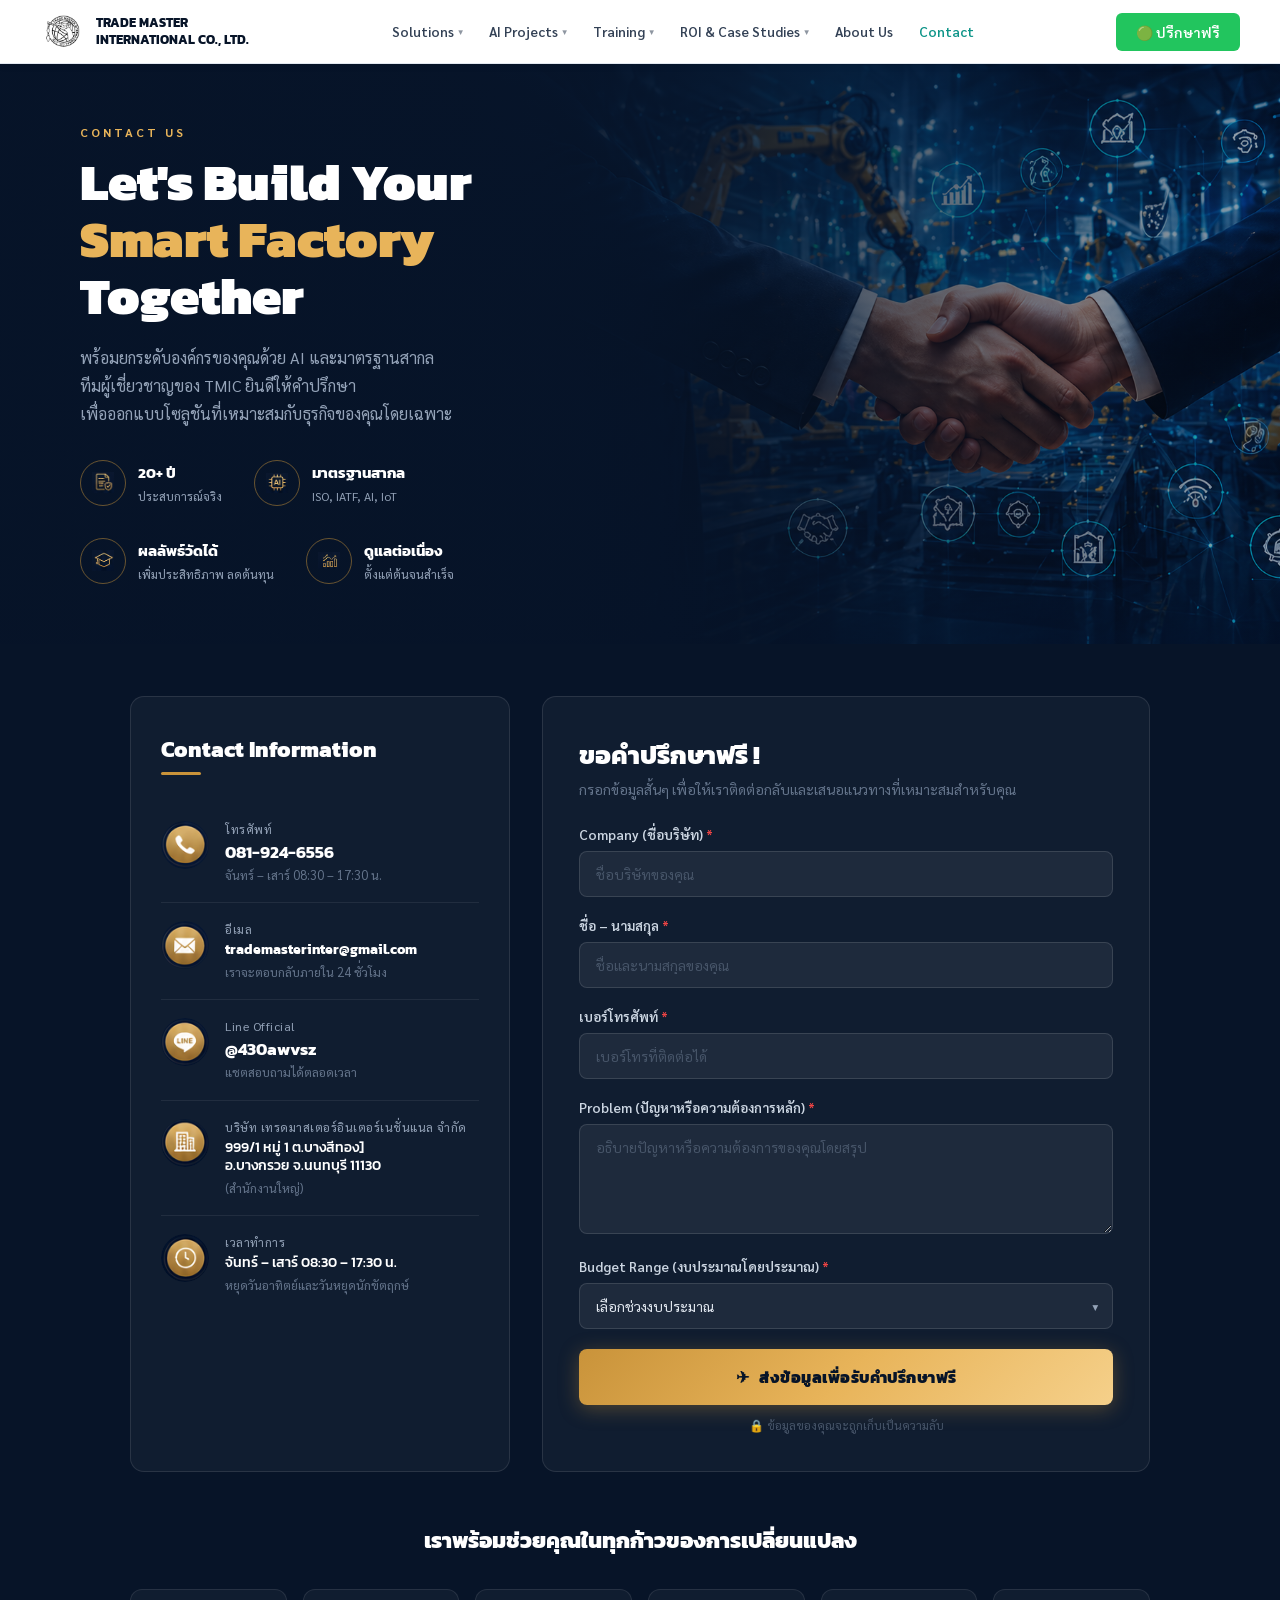
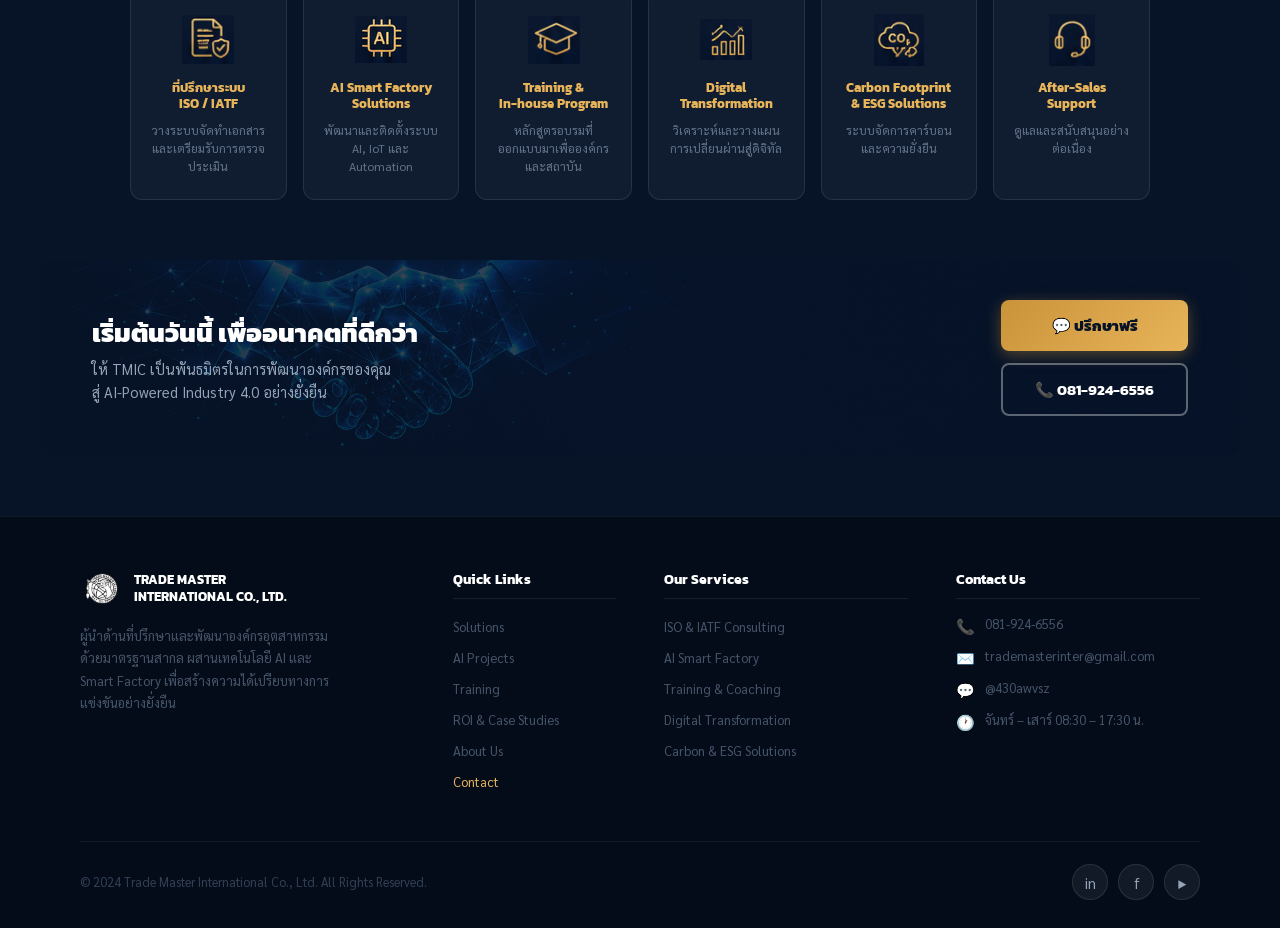
<file: contact.html>
<!DOCTYPE html>
<html lang="th">
<head>
  <meta charset="UTF-8" />
  <meta name="viewport" content="width=device-width, initial-scale=1.0" />
  <title>Contact Us - Trade Master International Co., Ltd.</title>
  <link href="https://fonts.googleapis.com/css2?family=Sarabun:wght@300;400;500;600;700;800&family=Kanit:wght@400;500;600;700;800;900&display=swap" rel="stylesheet" />
  <style>
    *, *::before, *::after { box-sizing: border-box; margin: 0; padding: 0; }

    :root {
      --navy:    #071428;
      --navy2:   #0c1f3f;
      --blue:    #0d3b6e;
      --cyan:    #00b4d8;
      --gold:    #c9933a;
      --gold2:   #e8b45a;
      --gold3:   #f5d08a;
      --green:   #22c55e;
      --white:   #ffffff;
      --light:   #f0f4f8;
      --gray:    #94a3b8;
      --border:  rgba(255,255,255,.1);
    }

    html { scroll-behavior: smooth; }

    body {
      font-family: 'Sarabun', sans-serif;
      background: var(--navy);
      color: #e2e8f0;
      overflow-x: hidden;
    }

    
    
    
    
    
    
    
    
    
    

    /* ===== HERO BANNER ===== */
    .contact-hero {
      position: relative;
      min-height: 420px;
      display: flex; align-items: center;
      overflow: hidden;
    }
    .hero-bg-img {
      position: absolute; inset: 0;
      background-image: url('assets/images/contact/01.png');
      background-size: cover; background-position: center 30%;
    }
    .hero-bg-overlay {
      position: absolute; inset: 0;
      background: linear-gradient(90deg, rgba(7,20,40,.92) 45%, rgba(7,20,40,.35) 100%);
    }
    .hero-content {
      position: relative; z-index: 2;
      padding: 60px 80px;
      max-width: 680px;
    }
    .hero-eyebrow {
      font-size: 12px; font-weight: 700;
      color: var(--gold2); letter-spacing: 3px;
      text-transform: uppercase; margin-bottom: 14px;
    }
    .hero-content h1 {
      font-family: 'Kanit', sans-serif;
      font-size: 52px; font-weight: 900;
      color: #fff; line-height: 1.1;
    }
    .hero-content h1 span { color: var(--gold2); }
    .hero-content p {
      font-size: 16px; color: #94a3b8;
      margin-top: 18px; line-height: 1.75;
    }
    .hero-badges {
      display: flex; gap: 32px; margin-top: 32px; flex-wrap: wrap;
    }
    .hero-badge {
      display: flex; align-items: center; gap: 12px;
    }
    .badge-icon {
      width: 46px; height: 46px; flex-shrink: 0;
      border: 1.5px solid rgba(201,147,58,.5);
      border-radius: 50%;
      display: flex; align-items: center; justify-content: center;
    }
    .badge-icon img {
      width: 22px; height: 22px; object-fit: contain;
    }
    .badge-icon .ico-emoji { font-size: 20px; }
    .badge-text strong {
      font-family: 'Kanit', sans-serif;
      font-size: 15px; font-weight: 700; color: #fff; display: block;
    }
    .badge-text span { font-size: 12px; color: #94a3b8; }

    /* ===== MAIN CONTENT ===== */
    .main-grid {
      display: grid; grid-template-columns: 380px 1fr;
      gap: 32px;
      max-width: 1100px; margin: 0 auto;
      padding: 52px 40px;
    }

    /* ===== CONTACT INFO CARD ===== */
    .contact-info-card {
      background: rgba(255,255,255,.04);
      border: 1px solid rgba(255,255,255,.1);
      border-radius: 14px;
      padding: 36px 30px;
    }
    .contact-info-card h2 {
      font-family: 'Kanit', sans-serif;
      font-size: 22px; font-weight: 800; color: #fff;
      margin-bottom: 6px;
    }
    .info-divider {
      width: 40px; height: 3px;
      background: var(--gold); border-radius: 2px;
      margin-bottom: 28px;
    }
    .info-item {
      display: flex; align-items: flex-start; gap: 16px;
      padding: 18px 0;
      border-bottom: 1px solid rgba(255,255,255,.07);
    }
    .info-item:last-child { border-bottom: none; }
    .info-icon-wrap {
      width: 48px; height: 48px; flex-shrink: 0;
      border-radius: 50%;
      display: flex; align-items: center; justify-content: center;
      font-size: 18px;
      overflow: hidden;
    }
    .info-icon-wrap img {
      width: 100%; height: 100%; object-fit: cover;
      border-radius: 50%;
      display: block;
    }
    .info-body {}
    .info-label {
      font-size: 12px; color: var(--gray);
      letter-spacing: .5px; margin-bottom: 4px;
    }
    .info-value {
      font-family: 'Kanit', sans-serif;
      font-size: 17px; font-weight: 700; color: #fff;
      line-height: 1.3;
    }
    .info-sub {
      font-size: 12.5px; color: #64748b;
      margin-top: 3px; line-height: 1.5;
    }

    /* ===== FORM CARD ===== */
    .form-card {
      background: rgba(255,255,255,.04);
      border: 1px solid rgba(255,255,255,.1);
      border-radius: 14px;
      padding: 38px 36px;
    }
    .form-card h2 {
      font-family: 'Kanit', sans-serif;
      font-size: 26px; font-weight: 800; color: #fff;
      margin-bottom: 6px;
    }
    .form-card > p {
      font-size: 14px; color: #64748b; margin-bottom: 28px;
    }
    .form-group { margin-bottom: 20px; }
    .form-label {
      display: block; font-size: 13.5px; font-weight: 600;
      color: #cbd5e1; margin-bottom: 8px;
    }
    .form-label span { color: #ef4444; }
    .form-input, .form-textarea, .form-select {
      width: 100%;
      background: rgba(255,255,255,.06);
      border: 1.5px solid rgba(255,255,255,.12);
      border-radius: 8px;
      padding: 13px 16px;
      font-size: 14px; color: #e2e8f0;
      font-family: 'Sarabun', sans-serif;
      outline: none;
      transition: border-color .2s, background .2s;
      appearance: none;
    }
    .form-input::placeholder,
    .form-textarea::placeholder { color: #475569; }
    .form-input:focus, .form-textarea:focus, .form-select:focus {
      border-color: var(--gold);
      background: rgba(201,147,58,.05);
    }
    .form-textarea { resize: vertical; min-height: 110px; }
    .select-wrap { position: relative; }
    .select-wrap::after {
      content: '▼';
      position: absolute; right: 14px; top: 50%;
      transform: translateY(-50%);
      font-size: 10px; color: var(--gray);
      pointer-events: none;
    }
    .form-select option { background: #0c1f3f; color: #e2e8f0; }
    .btn-submit {
      width: 100%;
      background: linear-gradient(135deg, var(--gold) 0%, var(--gold2) 50%, var(--gold3) 100%);
      color: var(--navy);
      border: none; border-radius: 8px;
      padding: 16px 24px;
      font-size: 16px; font-weight: 800;
      font-family: 'Kanit', sans-serif;
      cursor: pointer;
      display: flex; align-items: center; justify-content: center; gap: 10px;
      margin-top: 8px;
      transition: opacity .2s, transform .15s;
      letter-spacing: .5px;
      box-shadow: 0 4px 20px rgba(201,147,58,.35);
    }
    .btn-submit:hover { opacity: .9; transform: translateY(-2px); }
    .form-note {
      text-align: center; font-size: 12px; color: #475569;
      margin-top: 12px;
      display: flex; align-items: center; justify-content: center; gap: 5px;
    }

    /* ===== SERVICES SECTION ===== */
    .services-section {
      padding: 0 40px 60px;
      max-width: 1100px; margin: 0 auto;
    }
    .services-title {
      text-align: center;
      font-family: 'Kanit', sans-serif;
      font-size: 22px; font-weight: 800; color: #fff;
      margin-bottom: 32px;
    }
    .services-grid {
      display: grid; grid-template-columns: repeat(6, 1fr);
      gap: 16px;
    }
    .service-card {
      background: rgba(255,255,255,.04);
      border: 1px solid rgba(255,255,255,.09);
      border-radius: 12px;
      padding: 24px 16px; text-align: center;
      transition: transform .2s, border-color .2s, background .2s;
    }
    .service-card:hover {
      transform: translateY(-5px);
      border-color: rgba(201,147,58,.4);
      background: rgba(201,147,58,.06);
    }
    .service-icon {
      width: 52px; height: 52px;
      margin: 0 auto 14px;
      display: flex; align-items: center; justify-content: center;
    }
    .service-icon img {
      width: 100%; height: 100%; object-fit: contain;
    }
    .service-icon .svc-emoji { font-size: 34px; }
    .service-card h3 {
      font-family: 'Kanit', sans-serif;
      font-size: 13px; font-weight: 700;
      color: var(--gold2); margin-bottom: 8px;
      line-height: 1.3;
    }
    .service-card p {
      font-size: 12px; color: #64748b;
      line-height: 1.5;
    }

    /* ===== CTA STRIP ===== */
    .cta-strip {
      position: relative; overflow: hidden;
      margin: 0 40px 60px;
      border-radius: 14px;
    }
    .cta-strip-bg {
      position: absolute; inset: 0;
      background-image: url('assets/images/contact/02.png');
      background-size: cover; background-position: center;
    }
    .cta-strip-overlay {
      position: absolute; inset: 0;
      background: linear-gradient(90deg, rgba(7,20,40,.85) 0%, rgba(7,20,40,.70) 100%);
    }
    .cta-strip-inner {
      position: relative; z-index: 2;
      display: grid; grid-template-columns: 1fr auto;
      gap: 40px; align-items: center;
      padding: 40px 52px;
    }
    .cta-text h2 {
      font-family: 'Kanit', sans-serif;
      font-size: 26px; font-weight: 800; color: #fff;
    }
    .cta-text p { font-size: 14.5px; color: #94a3b8; margin-top: 6px; line-height: 1.6; }
    .cta-btns { display: flex; flex-direction: column; gap: 12px; }
    .btn-gold {
      background: linear-gradient(135deg, var(--gold), var(--gold2));
      color: var(--navy);
      padding: 14px 32px; border-radius: 8px;
      font-size: 15px; font-weight: 800;
      font-family: 'Kanit', sans-serif;
      border: none; cursor: pointer; white-space: nowrap;
      display: flex; align-items: center; justify-content: center; gap: 8px;
      box-shadow: 0 4px 16px rgba(201,147,58,.4);
      transition: opacity .2s, transform .15s;
    }
    .btn-gold:hover { opacity: .88; transform: translateY(-2px); }
    .btn-phone {
      background: transparent; color: #fff;
      padding: 13px 32px; border-radius: 8px;
      font-size: 15px; font-weight: 700;
      font-family: 'Kanit', sans-serif;
      border: 2px solid rgba(255,255,255,.35); cursor: pointer; white-space: nowrap;
      display: flex; align-items: center; justify-content: center; gap: 8px;
      transition: border-color .2s;
    }
    .btn-phone:hover { border-color: #fff; }

    /* ===== FOOTER ===== */
    footer {
      background: #040c1a;
      padding: 52px 80px 28px;
      border-top: 1px solid rgba(255,255,255,.06);
    }
    .footer-grid {
      display: grid; grid-template-columns: 2fr 1fr 1.5fr 1.5fr;
      gap: 48px; margin-bottom: 40px;
    }
    .footer-brand .brand-wrap {
      display: flex; align-items: center; gap: 10px; margin-bottom: 16px;
    }
    .footer-brand img { height: 40px; object-fit: contain; }
    .footer-brand-name {
      font-family: 'Kanit', sans-serif;
      font-size: 13px; font-weight: 700; color: #fff; line-height: 1.3;
    }
    .footer-brand p {
      font-size: 13px; color: #475569; line-height: 1.7; max-width: 260px;
    }
    .footer-col h4 {
      font-family: 'Kanit', sans-serif;
      font-size: 14px; font-weight: 700; color: #fff;
      margin-bottom: 16px;
      padding-bottom: 8px;
      border-bottom: 1px solid rgba(255,255,255,.08);
    }
    .footer-col ul { list-style: none; }
    .footer-col ul li { margin-bottom: 10px; }
    .footer-col ul li a {
      font-size: 13px; color: #475569; text-decoration: none;
      transition: color .2s;
    }
    .footer-col ul li a:hover { color: var(--gold2); }
    .footer-col ul li a.active-link { color: var(--gold2); }
    .footer-contact-item {
      display: flex; align-items: flex-start; gap: 10px;
      margin-bottom: 11px;
    }
    .fc-icon { font-size: 15px; color: var(--gold2); flex-shrink: 0; margin-top: 1px; }
    .fc-text { font-size: 13px; color: #475569; line-height: 1.4; }
    .footer-bottom {
      display: flex; align-items: center; justify-content: space-between;
      padding-top: 22px;
      border-top: 1px solid rgba(255,255,255,.06);
      flex-wrap: wrap; gap: 16px;
    }
    .footer-bottom p { font-size: 12.5px; color: #334155; }
    .social-links { display: flex; gap: 10px; }
    .social-btn {
      width: 36px; height: 36px;
      background: rgba(255,255,255,.06);
      border: 1px solid rgba(255,255,255,.1);
      border-radius: 50%;
      display: flex; align-items: center; justify-content: center;
      font-size: 15px; cursor: pointer;
      transition: background .2s, border-color .2s;
      text-decoration: none; color: #94a3b8;
    }
    .social-btn:hover { background: var(--gold); border-color: var(--gold); color: var(--navy); }

    /* ===== ANIMATIONS ===== */
    .reveal { opacity: 0; transform: translateY(20px); transition: opacity .55s ease, transform .55s ease; }
    .reveal.visible { opacity: 1; transform: translateY(0); }

    /* ===== RESPONSIVE ===== */
    @media (max-width: 1024px) {
      .main-grid { grid-template-columns: 1fr; padding: 36px 24px; }
      .services-grid { grid-template-columns: repeat(3,1fr); }
      .footer-grid { grid-template-columns: 1fr 1fr; }
      
      
      .hero-content { padding: 48px 24px; }
      .hero-content h1 { font-size: 38px; }
      .cta-strip { margin: 0 24px 40px; }
      .cta-strip-inner { grid-template-columns: 1fr; text-align: center; padding: 36px 28px; }
      .cta-btns { flex-direction: row; justify-content: center; }
      .services-section { padding: 0 24px 48px; }
      footer { padding: 40px 28px 24px; }
    }
    @media (max-width: 640px) {
      .services-grid { grid-template-columns: repeat(2,1fr); }
      .hero-badges { gap: 16px; }
      .footer-grid { grid-template-columns: 1fr; }
      .cta-btns { flex-direction: column; }
    }
  
    /* ===== DROPDOWN NAVBAR ===== */











    /* mobile nav handled by hamburger CSS above */


    /* ===== MOBILE HAMBURGER NAV ===== */

    .mob-caret {
      font-size: 10px; color: #94a3b8;
      transition: transform .25s; flex-shrink: 0;
    }
    .mobile-sub {
      display: none;
      background: #f8fafc;
      border-top: 1px solid #e2e8f0;
    }
    .mobile-sub a {
      display: block; padding: 11px 36px;
      font-size: 14px; color: #475569; text-decoration: none;
      transition: background .15s, color .15s;
      border-bottom: 1px solid #f1f5f9;
    }
    .mobile-sub a:last-child { border-bottom: none; }
    .mobile-sub a:hover { background: #e8f5f4; color: #0d9488; }

  </style>
  <link rel="stylesheet" href="navbar.css">
</head>
<body>

<!-- ====== NAVBAR ====== -->
  <!-- ── Shared Navbar (loaded from navbar.html) ──────────────── -->
  <div id="navbar-container"></div>
  <script>
    fetch('navbar.html')
      .then(r => r.text())
      .then(html => {
        document.getElementById('navbar-container').innerHTML = html;
        // Run inline scripts inside the fetched HTML
        document.getElementById('navbar-container')
          .querySelectorAll('script')
          .forEach(s => {
            const ns = document.createElement('script');
            ns.textContent = s.textContent;
            document.body.appendChild(ns);
          });
      });
  </script>

<!-- ====== HERO BANNER ====== -->
<section class="contact-hero">
  <div class="hero-bg-img"></div>
  <div class="hero-bg-overlay"></div>
  <div class="hero-content">
    <div class="hero-eyebrow">CONTACT US</div>
    <h1>
      Let's Build Your<br>
      <span>Smart Factory</span><br>
      Together
    </h1>
    <p>
      พร้อมยกระดับองค์กรของคุณด้วย AI และมาตรฐานสากล<br>
      ทีมผู้เชี่ยวชาญของ TMIC ยินดีให้คำปรึกษา<br>
      เพื่อออกแบบโซลูชันที่เหมาะสมกับธุรกิจของคุณโดยเฉพาะ
    </p>
    <div class="hero-badges">
      <div class="hero-badge">
        <div class="badge-icon">
          <img src="assets/images/contact/ico_01.png" alt=""
               onerror="this.style.display='none';this.nextElementSibling.style.display='block'"/>
          <span class="ico-emoji" style="display:none">🏆</span>
        </div>
        <div class="badge-text">
          <strong>20+ ปี</strong>
          <span>ประสบการณ์จริง</span>
        </div>
      </div>
      <div class="hero-badge">
        <div class="badge-icon">
          <img src="assets/images/contact/ico_02.png" alt=""
               onerror="this.style.display='none';this.nextElementSibling.style.display='block'"/>
          <span class="ico-emoji" style="display:none">🛡️</span>
        </div>
        <div class="badge-text">
          <strong>มาตรฐานสากล</strong>
          <span>ISO, IATF, AI, IoT</span>
        </div>
      </div>
      <div class="hero-badge">
        <div class="badge-icon">
          <img src="assets/images/contact/ico_03.png" alt=""
               onerror="this.style.display='none';this.nextElementSibling.style.display='block'"/>
          <span class="ico-emoji" style="display:none">📈</span>
        </div>
        <div class="badge-text">
          <strong>ผลลัพธ์วัดได้</strong>
          <span>เพิ่มประสิทธิภาพ ลดต้นทุน</span>
        </div>
      </div>
      <div class="hero-badge">
        <div class="badge-icon">
          <img src="assets/images/contact/ico_04.png" alt=""
               onerror="this.style.display='none';this.nextElementSibling.style.display='block'"/>
          <span class="ico-emoji" style="display:none">🤝</span>
        </div>
        <div class="badge-text">
          <strong>ดูแลต่อเนื่อง</strong>
          <span>ตั้งแต่ต้นจนสำเร็จ</span>
        </div>
      </div>
    </div>
  </div>
</section>

<!-- ====== MAIN CONTENT GRID ====== -->
<div class="main-grid">

  <!-- Contact Info Card -->
  <div class="contact-info-card reveal">
    <h2>Contact Information</h2>
    <div class="info-divider"></div>

    <div class="info-item">
      <div class="info-icon-wrap">
        <img src="assets/images/contact/ico_10.png" alt="โทรศัพท์"
             onerror="this.parentNode.innerHTML='📞'" />
      </div>
      <div class="info-body">
        <div class="info-label">โทรศัพท์</div>
        <div class="info-value">081-924-6556</div>
        <div class="info-sub">จันทร์ – เสาร์ 08:30 – 17:30 น.</div>
      </div>
    </div>

    <div class="info-item">
      <div class="info-icon-wrap">
        <img src="assets/images/contact/ico_11.png" alt="อีเมล"
             onerror="this.parentNode.innerHTML='✉️'" />
      </div>
      <div class="info-body">
        <div class="info-label">อีเมล</div>
        <div class="info-value" style="font-size:14px;">trademasterinter@gmail.com</div>
        <div class="info-sub">เราจะตอบกลับภายใน 24 ชั่วโมง</div>
      </div>
    </div>

    <div class="info-item">
      <div class="info-icon-wrap">
        <img src="assets/images/contact/ico_12.png" alt="Line"
             onerror="this.parentNode.innerHTML='💬'" />
      </div>
      <div class="info-body">
        <div class="info-label">Line Official</div>
        <div class="info-value">@430awvsz</div>
        <div class="info-sub">แชตสอบถามได้ตลอดเวลา</div>
      </div>
    </div>

    <div class="info-item">
      <div class="info-icon-wrap">
        <img src="assets/images/contact/ico_13.png" alt="ที่อยู่"
             onerror="this.parentNode.innerHTML='🏢'" />
      </div>
      <div class="info-body">
        <div class="info-label">บริษัท เทรดมาสเตอร์อินเตอร์เนชั่นแนล จำกัด</div>
        <div class="info-value" style="font-size:14px;font-weight:500;">
          999/1 หมู่ 1 ต.บางสีทอง]<br>
          อ.บางกรวย จ.นนทบุรี 11130
        </div>
        <div class="info-sub">(สำนักงานใหญ่)</div>
      </div>
    </div>

    <div class="info-item">
      <div class="info-icon-wrap">
        <img src="assets/images/contact/ico_14.png" alt="เวลาทำการ"
             onerror="this.parentNode.innerHTML='🕐'" />
      </div>
      <div class="info-body">
        <div class="info-label">เวลาทำการ</div>
        <div class="info-value" style="font-size:14px;font-weight:500;">จันทร์ – เสาร์ 08:30 – 17:30 น.</div>
        <div class="info-sub">หยุดวันอาทิตย์และวันหยุดนักขัตฤกษ์</div>
      </div>
    </div>
  </div>

  <!-- Form Card -->
  <div class="form-card reveal">
    <h2>ขอคำปรึกษาฟรี !</h2>
    <p>กรอกข้อมูลสั้นๆ เพื่อให้เราติดต่อกลับและเสนอแนวทางที่เหมาะสมสำหรับคุณ</p>

    <form onsubmit="handleSubmit(event)">
      <div class="form-group">
        <label class="form-label">Company (ชื่อบริษัท) <span>*</span></label>
        <input type="text" class="form-input" placeholder="ชื่อบริษัทของคุณ" required />
      </div>

      <div class="form-group">
        <label class="form-label">ชื่อ – นามสกุล <span>*</span></label>
        <input type="text" class="form-input" placeholder="ชื่อและนามสกุลของคุณ" required />
      </div>

      <div class="form-group">
        <label class="form-label">เบอร์โทรศัพท์ <span>*</span></label>
        <input type="tel" class="form-input" placeholder="เบอร์โทรที่ติดต่อได้" required />
      </div>

      <div class="form-group">
        <label class="form-label">Problem (ปัญหาหรือความต้องการหลัก) <span>*</span></label>
        <textarea class="form-textarea" placeholder="อธิบายปัญหาหรือความต้องการของคุณโดยสรุป" required></textarea>
      </div>

      <div class="form-group">
        <label class="form-label">Budget Range (งบประมาณโดยประมาณ) <span>*</span></label>
        <div class="select-wrap">
          <select class="form-select" required>
            <option value="" disabled selected>เลือกช่วงงบประมาณ</option>
            <option>ต่ำกว่า 50,000 บาท</option>
            <option>50,000 – 100,000 บาท</option>
            <option>100,000 – 300,000 บาท</option>
            <option>300,000 – 500,000 บาท</option>
            <option>500,000 – 1,000,000 บาท</option>
            <option>มากกว่า 1,000,000 บาท</option>
          </select>
        </div>
      </div>

      <button type="submit" class="btn-submit">
        <span>✈</span> ส่งข้อมูลเพื่อรับคำปรึกษาฟรี
      </button>
      <p class="form-note">🔒 ข้อมูลของคุณจะถูกเก็บเป็นความลับ</p>
    </form>
  </div>

</div><!-- end main-grid -->

<!-- ====== SERVICES SECTION ====== -->
<div class="services-section">
  <h2 class="services-title">เราพร้อมช่วยคุณในทุกก้าวของการเปลี่ยนแปลง</h2>
  <div class="services-grid">

    <div class="service-card reveal">
      <div class="service-icon">
        <img src="assets/images/contact/ico_01.png" alt="ISO"
             onerror="this.style.display='none';this.nextElementSibling.style.display='block'" />
        <span class="svc-emoji" style="display:none">📋</span>
      </div>
      <h3>ที่ปรึกษาระบบ<br>ISO / IATF</h3>
      <p>วางระบบจัดทำเอกสาร และเตรียมรับการตรวจประเมิน</p>
    </div>

    <div class="service-card reveal">
      <div class="service-icon">
        <img src="assets/images/contact/ico_02.png" alt="AI"
             onerror="this.style.display='none';this.nextElementSibling.style.display='block'" />
        <span class="svc-emoji" style="display:none">🤖</span>
      </div>
      <h3>AI Smart Factory<br>Solutions</h3>
      <p>พัฒนาและติดตั้งระบบ AI, IoT และ Automation</p>
    </div>

    <div class="service-card reveal">
      <div class="service-icon">
        <img src="assets/images/contact/ico_03.png" alt="Training"
             onerror="this.style.display='none';this.nextElementSibling.style.display='block'" />
        <span class="svc-emoji" style="display:none">🎓</span>
      </div>
      <h3>Training &amp;<br>In-house Program</h3>
      <p>หลักสูตรอบรมที่ออกแบบมาเพื่อองค์กรและสถาบัน</p>
    </div>

    <div class="service-card reveal">
      <div class="service-icon">
        <img src="assets/images/contact/ico_04.png" alt="Digital"
             onerror="this.style.display='none';this.nextElementSibling.style.display='block'" />
        <span class="svc-emoji" style="display:none">💡</span>
      </div>
      <h3>Digital<br>Transformation</h3>
      <p>วิเคราะห์และวางแผนการเปลี่ยนผ่านสู่ดิจิทัล</p>
    </div>

    <div class="service-card reveal">
      <div class="service-icon">
        <img src="assets/images/contact/ico_05.png" alt="Carbon"
             onerror="this.style.display='none';this.nextElementSibling.style.display='block'" />
        <span class="svc-emoji" style="display:none">🌿</span>
      </div>
      <h3>Carbon Footprint<br>&amp; ESG Solutions</h3>
      <p>ระบบจัดการคาร์บอนและความยั่งยืน</p>
    </div>

    <div class="service-card reveal">
      <div class="service-icon">
        <img src="assets/images/contact/ico_06.png" alt="Support"
             onerror="this.style.display='none';this.nextElementSibling.style.display='block'" />
        <span class="svc-emoji" style="display:none">🛠️</span>
      </div>
      <h3>After-Sales<br>Support</h3>
      <p>ดูแลและสนับสนุนอย่างต่อเนื่อง</p>
    </div>

  </div>
</div>

<!-- ====== CTA STRIP ====== -->
<div class="cta-strip">
  <div class="cta-strip-bg"></div>
  <div class="cta-strip-overlay"></div>
  <div class="cta-strip-inner">
    <div class="cta-text">
      <h2>เริ่มต้นวันนี้ เพื่ออนาคตที่ดีกว่า</h2>
      <p>
        ให้ TMIC เป็นพันธมิตรในการพัฒนาองค์กรของคุณ<br>
        สู่ AI-Powered Industry 4.0 อย่างยั่งยืน
      </p>
    </div>
    <div class="cta-btns">
      <button class="btn-gold">💬 ปรึกษาฟรี</button>
      <button class="btn-phone">📞 081-924-6556</button>
    </div>
  </div>
</div>

<!-- ====== FOOTER ====== -->
<footer>
  <div class="footer-grid">

    <!-- Brand -->
    <div class="footer-brand">
      <div class="brand-wrap">
        <img src="assets/images/hero/00.png" alt="TMIC Logo"
             onerror="this.style.display='none'" />
        <div class="footer-brand-name">TRADE MASTER<br>INTERNATIONAL CO., LTD.</div>
      </div>
      <p>
        ผู้นำด้านที่ปรึกษาและพัฒนาองค์กรอุตสาหกรรม
        ด้วยมาตรฐานสากล ผสานเทคโนโลยี AI และ Smart Factory
        เพื่อสร้างความได้เปรียบทางการแข่งขันอย่างยั่งยืน
      </p>
    </div>

    <!-- Quick Links -->
    <div class="footer-col">
      <h4>Quick Links</h4>
      <ul>
        <li><a href="index.html">Solutions</a></li>
        <li><a href="index.html">AI Projects</a></li>
        <li><a href="index.html">Training</a></li>
        <li><a href="index.html">ROI &amp; Case Studies</a></li>
        <li><a href="about.html">About Us</a></li>
        <li><a href="contact.html" class="active-link">Contact</a></li>
      </ul>
    </div>

    <!-- Our Services -->
    <div class="footer-col">
      <h4>Our Services</h4>
      <ul>
        <li><a href="#">ISO &amp; IATF Consulting</a></li>
        <li><a href="#">AI Smart Factory</a></li>
        <li><a href="#">Training &amp; Coaching</a></li>
        <li><a href="#">Digital Transformation</a></li>
        <li><a href="#">Carbon &amp; ESG Solutions</a></li>
      </ul>
    </div>

    <!-- Contact -->
    <div class="footer-col">
      <h4>Contact Us</h4>
      <div class="footer-contact-item">
        <span class="fc-icon">📞</span>
        <span class="fc-text">081-924-6556</span>
      </div>
      <div class="footer-contact-item">
        <span class="fc-icon">✉️</span>
        <span class="fc-text">trademasterinter@gmail.com</span>
      </div>
      <div class="footer-contact-item">
        <span class="fc-icon">💬</span>
        <span class="fc-text">@430awvsz</span>
      </div>
      <div class="footer-contact-item">
        <span class="fc-icon">🕐</span>
        <span class="fc-text">จันทร์ – เสาร์ 08:30 – 17:30 น.</span>
      </div>
    </div>

  </div>

  <div class="footer-bottom">
    <p>© 2024 Trade Master International Co., Ltd. All Rights Reserved.</p>
    <div class="social-links">
      <a class="social-btn" href="#" title="LinkedIn">in</a>
      <a class="social-btn" href="#" title="Facebook">f</a>
      <a class="social-btn" href="#" title="YouTube">▶</a>
    </div>
  </div>
</footer>

<script>
  // Scroll reveal
  const revealEls = document.querySelectorAll('.reveal');
  const io = new IntersectionObserver((entries) => {
    entries.forEach((entry, i) => {
      if (entry.isIntersecting) {
        entry.target.style.transitionDelay = `${(i % 6) * 0.07}s`;
        entry.target.classList.add('visible');
        io.unobserve(entry.target);
      }
    });
  }, { threshold: 0.1 });
  revealEls.forEach(el => io.observe(el));

  // Stagger service cards
  document.querySelectorAll('.service-card').forEach((el, i) => {
    el.style.transitionDelay = `${i * 0.07}s`;
  });

  // Form submit
  function handleSubmit(e) {
    e.preventDefault();
    const btn = e.target.querySelector('.btn-submit');
    const orig = btn.innerHTML;
    btn.innerHTML = '✅ ส่งข้อมูลเรียบร้อย! เราจะติดต่อกลับโดยเร็ว';
    btn.style.background = 'linear-gradient(135deg,#22c55e,#16a34a)';
    btn.disabled = true;
    setTimeout(() => {
      btn.innerHTML = orig;
      btn.style.background = '';
      btn.disabled = false;
      e.target.reset();
    }, 4000);
  }
</script>
</body>
</html>
</file>
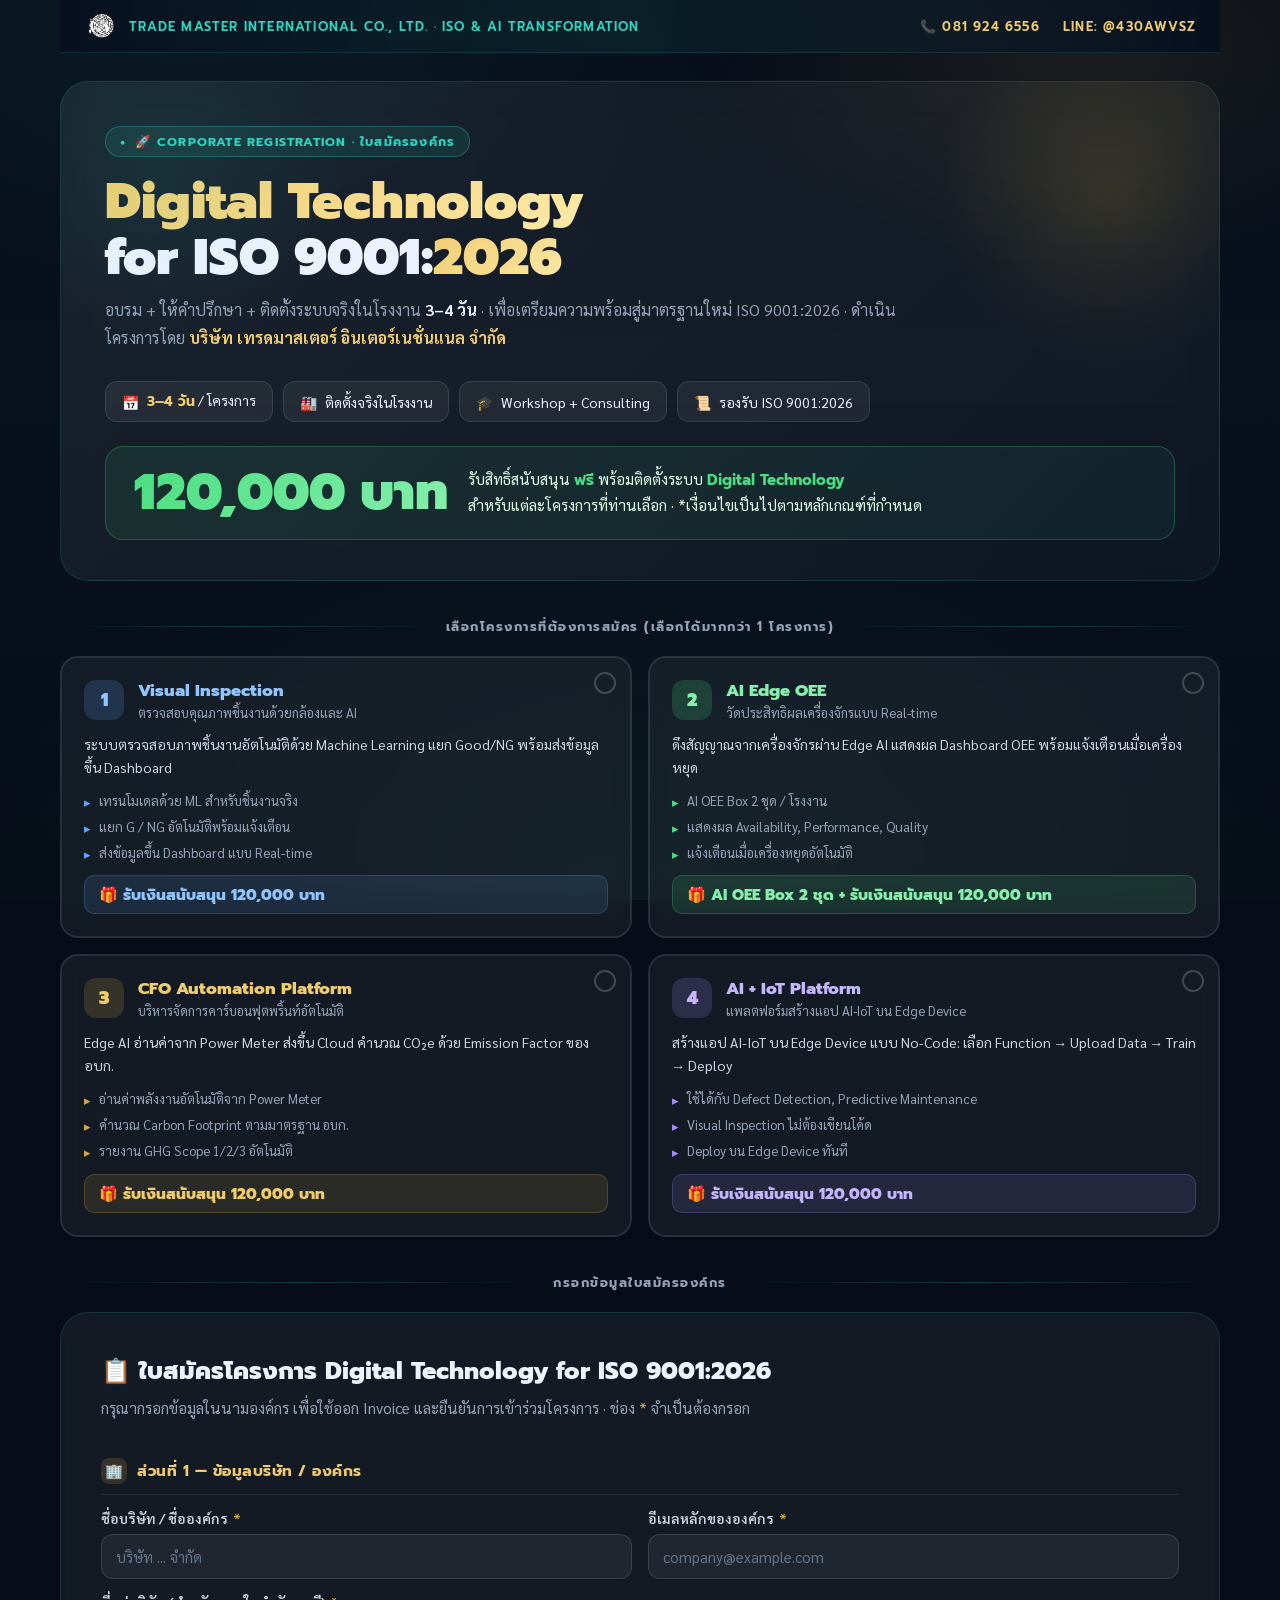
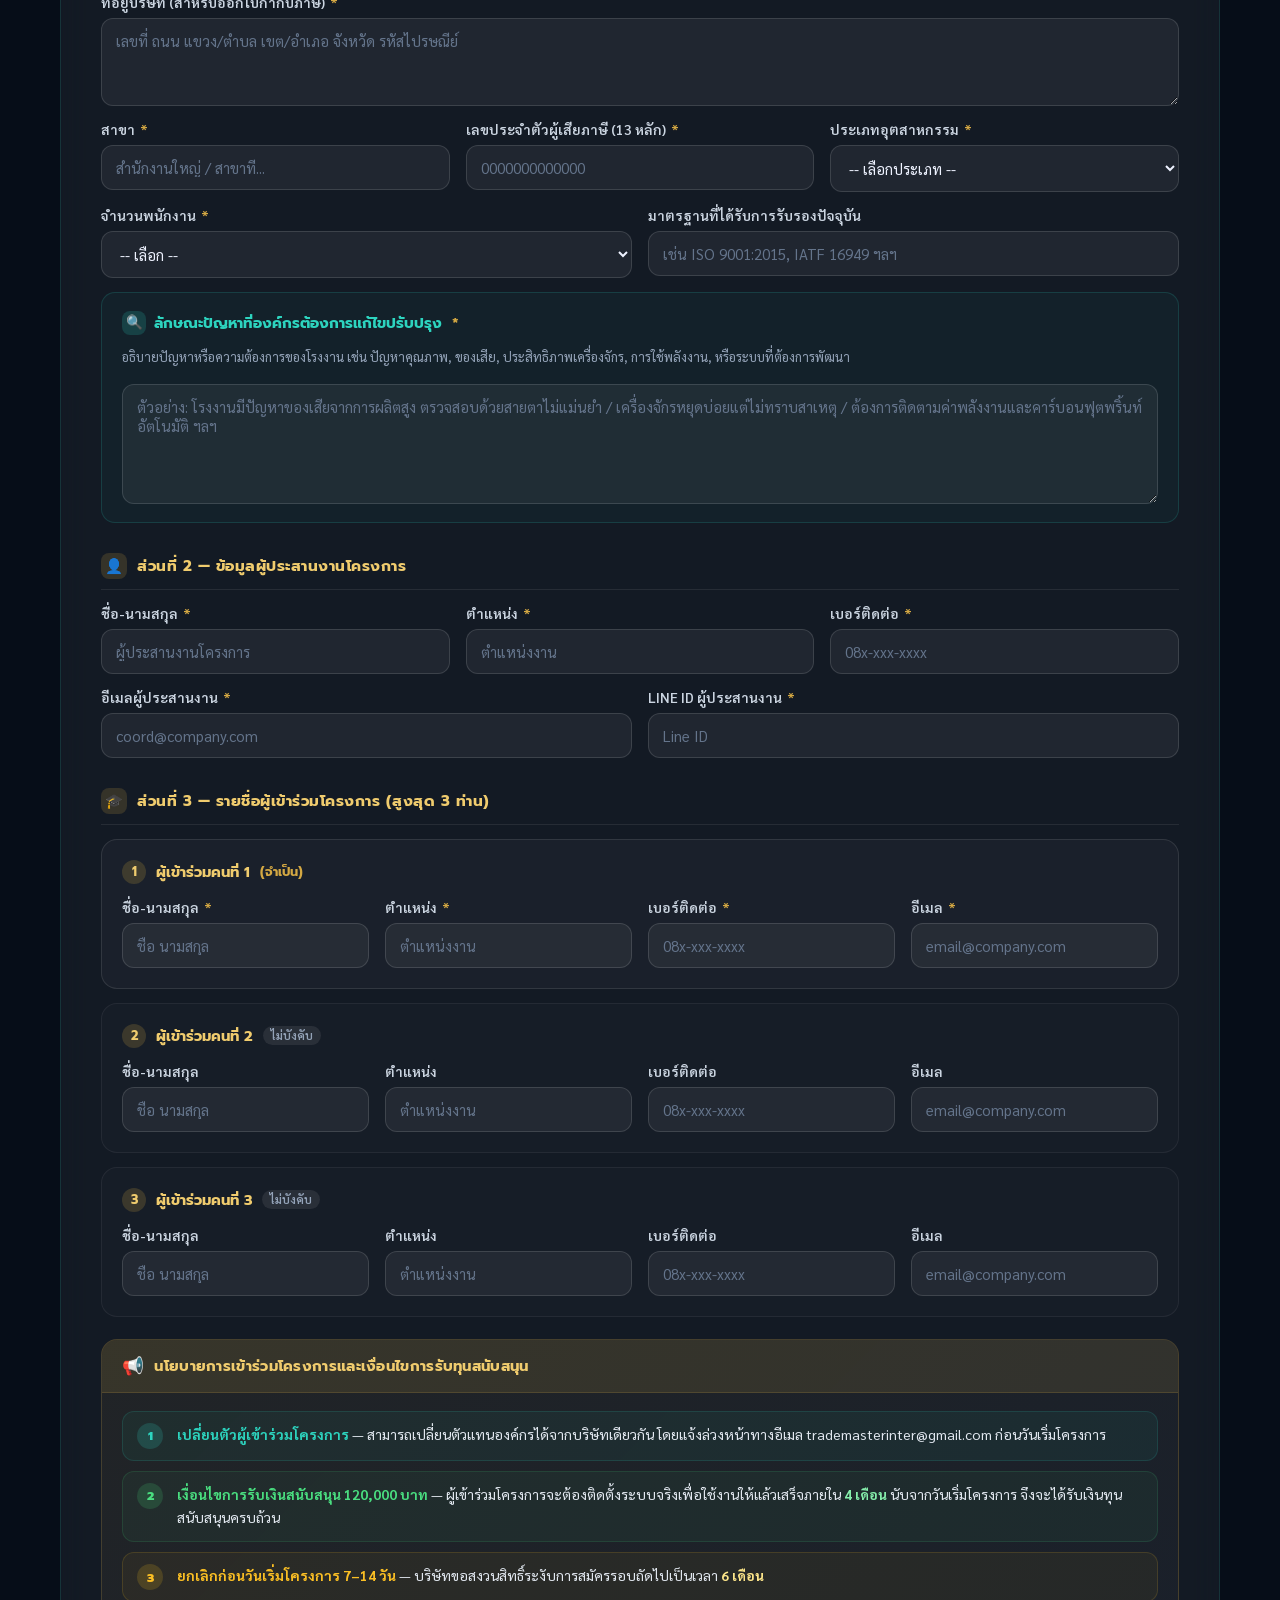
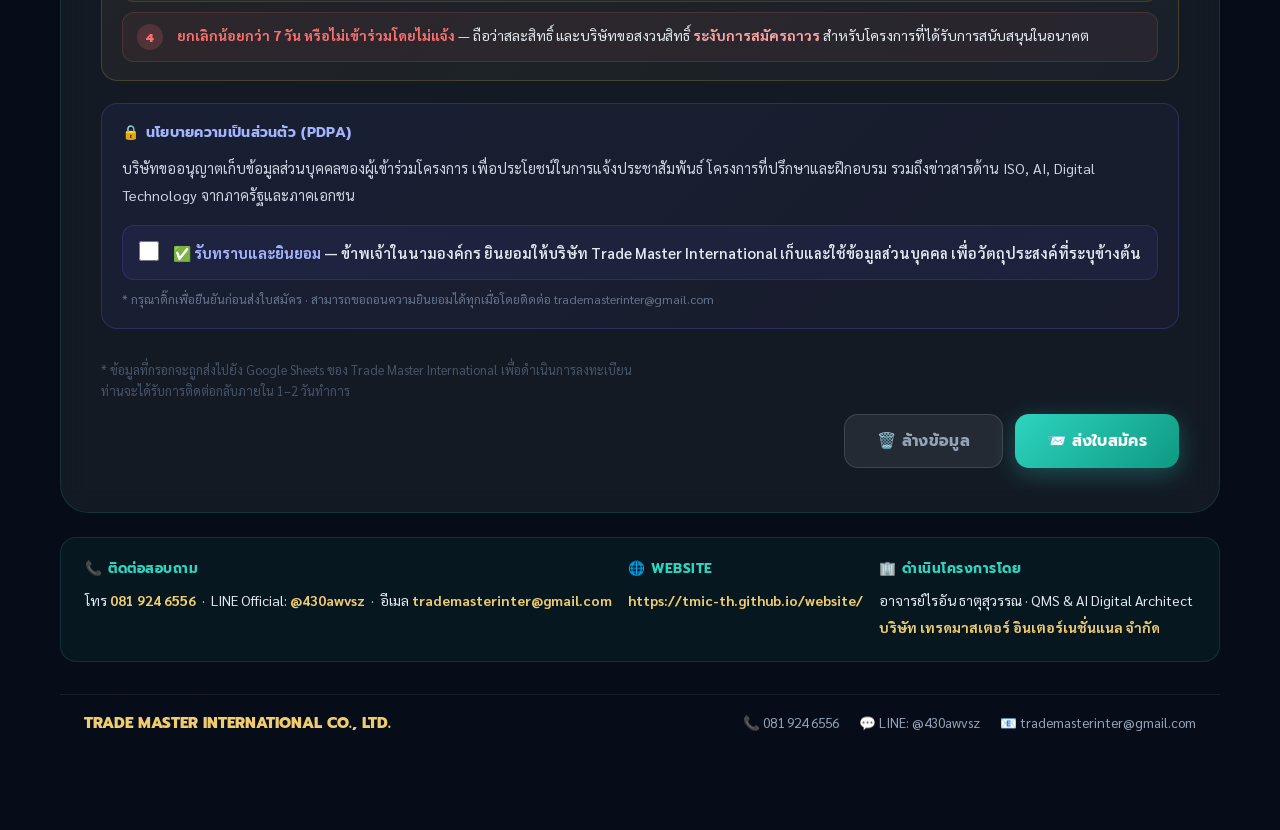
<file: training_4ProjectsReg.html>
<!DOCTYPE html>
<html lang="th">
<head>
  <meta charset="UTF-8" />
  <meta name="viewport" content="width=device-width, initial-scale=1.0" />
  <title>ใบสมัครโครงการ Digital Technology for ISO 9001:2026 | Trade Master International</title>
  <link rel="preconnect" href="https://fonts.googleapis.com">
  <link href="https://fonts.googleapis.com/css2?family=Prompt:wght@300;400;600;700;800;900&family=Sarabun:wght@300;400;600;700&display=swap" rel="stylesheet">
  <style>
    :root {
      --bg:       #060d18;
      --deep:     #081020;
      --panel:    rgba(255,255,255,0.055);
      --panel2:   rgba(255,255,255,0.09);
      --line:     rgba(255,255,255,0.10);
      --text:     #eef2ff;
      --muted:    #94a3b8;
      --gold:     #d4a843;
      --gold2:    #f0cc6e;
      --gold3:    #fde9a8;
      --green:    #4ade80;
      --green2:   #86efac;
      --teal:     #2dd4bf;
      --blue:     #60a5fa;
      --purple:   #a78bfa;
      --danger:   #f87171;
      --radius:   20px;
      --shadow:   0 24px 64px rgba(0,0,0,0.55);
    }
    *, *::before, *::after { box-sizing: border-box; margin: 0; padding: 0; }
    html { scroll-behavior: smooth; }
    body {
      font-family: 'Sarabun', sans-serif;
      color: var(--text);
      background: var(--bg);
      min-height: 100vh;
      overflow-x: hidden;
    }
    body::before {
      content: "";
      position: fixed; inset: 0;
      background:
        radial-gradient(ellipse 80% 60% at 15% 0%, rgba(45,212,191,0.07) 0%, transparent 55%),
        radial-gradient(ellipse 60% 50% at 85% 5%, rgba(212,168,67,0.10) 0%, transparent 50%),
        radial-gradient(ellipse 100% 80% at 50% 100%, rgba(74,222,128,0.05) 0%, transparent 55%),
        linear-gradient(180deg, #060d18 0%, #08111e 40%, #060d18 100%);
      pointer-events: none; z-index: 0;
    }
    .wrap {
      position: relative; z-index: 1;
      width: min(1160px, calc(100% - 32px));
      margin: 0 auto; padding: 0 0 80px;
    }

    /* TOP BAR */
    .top-bar {
      background: linear-gradient(90deg, var(--deep), rgba(45,212,191,0.08), var(--deep));
      border-bottom: 1px solid rgba(45,212,191,0.14);
      padding: 10px 24px;
      display: flex; align-items: center; justify-content: space-between;
      font-size: 0.80rem; color: var(--teal);
      font-family: 'Prompt', sans-serif; font-weight: 600;
      letter-spacing: 1.2px; text-transform: uppercase;
    }
    .top-bar a { color: var(--gold2); text-decoration: none; margin-left: 18px; }

    /* HERO */
    .hero {
      position: relative; margin: 28px 0 0;
      padding: 44px 44px 40px;
      border: 1px solid rgba(45,212,191,0.16); border-radius: 28px;
      background: linear-gradient(135deg, rgba(255,255,255,0.07) 0%, rgba(255,255,255,0.03) 100%);
      backdrop-filter: blur(18px); overflow: hidden;
    }
    .hero::before {
      content: ""; position: absolute; left: -100px; top: -100px;
      width: 400px; height: 400px;
      background: radial-gradient(circle, rgba(45,212,191,0.08) 0%, transparent 65%);
      pointer-events: none;
    }
    .hero::after {
      content: ""; position: absolute; right: -80px; top: -80px;
      width: 380px; height: 380px;
      background: radial-gradient(circle, rgba(212,168,67,0.15) 0%, transparent 65%);
      pointer-events: none;
    }
    .hero-badge {
      display: inline-flex; align-items: center; gap: 8px;
      padding: 5px 14px; border-radius: 999px;
      background: rgba(45,212,191,0.10); border: 1px solid rgba(45,212,191,0.30);
      color: var(--teal); font-size: 0.78rem;
      font-family: 'Prompt', sans-serif; font-weight: 700;
      letter-spacing: 1.2px; text-transform: uppercase; margin-bottom: 16px;
    }
    .hero-badge::before { content: "●"; font-size: 0.55rem; animation: blink 2s infinite; }
    @keyframes blink { 0%,100%{opacity:1} 50%{opacity:0.2} }
    .hero h1 {
      font-family: 'Prompt', sans-serif;
      font-size: clamp(1.8rem, 4vw, 3.2rem);
      font-weight: 900; line-height: 1.1; margin-bottom: 10px;
    }
    .hero h1 .hl {
      background: linear-gradient(135deg, var(--gold2), var(--gold3));
      -webkit-background-clip: text; -webkit-text-fill-color: transparent;
      background-clip: text;
    }
    .hero-sub {
      color: var(--muted); font-size: 1rem; line-height: 1.8;
      max-width: 820px; margin-bottom: 28px;
    }
    .chips { display: flex; flex-wrap: wrap; gap: 10px; }
    .chip {
      display: flex; align-items: center; gap: 8px;
      padding: 9px 16px; border-radius: 12px;
      background: rgba(255,255,255,0.06); border: 1px solid rgba(255,255,255,0.11);
      font-size: 0.87rem;
    }
    .chip strong { color: var(--gold2); font-family: 'Prompt', sans-serif; font-weight: 700; }

    /* GRANT BANNER */
    .grant-banner {
      margin-top: 24px;
      padding: 20px 28px;
      border-radius: 18px;
      background: linear-gradient(135deg, rgba(74,222,128,0.10) 0%, rgba(45,212,191,0.06) 100%);
      border: 1px solid rgba(74,222,128,0.25);
      display: flex; align-items: center; gap: 20px; flex-wrap: wrap;
    }
    .grant-amount {
      font-family: 'Prompt', sans-serif;
      font-size: clamp(2rem, 5vw, 3.2rem); font-weight: 900;
      background: linear-gradient(135deg, #4ade80, #86efac);
      -webkit-background-clip: text; -webkit-text-fill-color: transparent;
      background-clip: text; line-height: 1;
    }
    .grant-label { font-size: 0.95rem; color: #dcfce7; line-height: 1.7; }
    .grant-label strong { color: var(--green); font-family: 'Prompt', sans-serif; }

    /* PROJECT CARDS */
    .section-label {
      display: flex; align-items: center; gap: 12px;
      margin: 36px 0 20px; color: var(--muted);
      font-size: 0.8rem; letter-spacing: 1.5px; text-transform: uppercase;
      font-family: 'Prompt', sans-serif; font-weight: 700;
    }
    .section-label::before, .section-label::after {
      content: ""; flex: 1; height: 1px;
      background: linear-gradient(90deg, transparent, rgba(45,212,191,0.25), transparent);
    }

    .projects-grid {
      display: grid;
      grid-template-columns: repeat(2, 1fr);
      gap: 16px; margin-bottom: 8px;
    }

    .proj-card {
      position: relative;
      border: 2px solid rgba(255,255,255,0.09);
      border-radius: 18px; padding: 22px;
      background: var(--panel); backdrop-filter: blur(12px);
      cursor: pointer; transition: all 0.25s;
      display: flex; flex-direction: column; gap: 12px;
    }
    .proj-card:hover { border-color: rgba(45,212,191,0.35); transform: translateY(-2px); }
    .proj-card.selected {
      border-color: var(--teal) !important;
      background: rgba(45,212,191,0.07);
      box-shadow: 0 0 0 3px rgba(45,212,191,0.15), inset 0 0 40px rgba(45,212,191,0.04);
    }
    .proj-card input[type="checkbox"] { display: none; }
    .proj-header { display: flex; align-items: flex-start; gap: 14px; }
    .proj-num {
      flex-shrink: 0; width: 40px; height: 40px; border-radius: 12px;
      display: flex; align-items: center; justify-content: center;
      font-family: 'Prompt', sans-serif; font-weight: 900; font-size: 1.1rem;
    }
    .p1 .proj-num { background: rgba(96,165,250,0.18); color: #93c5fd; }
    .p2 .proj-num { background: rgba(74,222,128,0.18); color: #86efac; }
    .p3 .proj-num { background: rgba(212,168,67,0.18); color: var(--gold2); }
    .p4 .proj-num { background: rgba(167,139,250,0.18); color: #c4b5fd; }
    .proj-title {
      font-family: 'Prompt', sans-serif; font-weight: 800; font-size: 1.05rem;
      line-height: 1.3; flex: 1;
    }
    .p1 .proj-title { color: #93c5fd; }
    .p2 .proj-title { color: #86efac; }
    .p3 .proj-title { color: var(--gold2); }
    .p4 .proj-title { color: #c4b5fd; }
    .proj-subtitle {
      font-size: 0.82rem; color: var(--muted); margin-top: 2px;
    }
    .proj-desc {
      font-size: 0.87rem; color: #cbd5e1; line-height: 1.65;
    }
    .proj-features {
      list-style: none; display: grid; gap: 5px;
    }
    .proj-features li {
      display: flex; align-items: flex-start; gap: 8px;
      font-size: 0.83rem; color: #94a3b8; line-height: 1.5;
    }
    .proj-features li::before {
      content: "▸"; flex-shrink: 0; margin-top: 1px;
    }
    .p1 .proj-features li::before { color: #60a5fa; }
    .p2 .proj-features li::before { color: #4ade80; }
    .p3 .proj-features li::before { color: var(--gold); }
    .p4 .proj-features li::before { color: #a78bfa; }
    .proj-grant {
      display: inline-flex; align-items: center; gap: 6px;
      padding: 7px 14px; border-radius: 10px;
      font-family: 'Prompt', sans-serif; font-weight: 800; font-size: 0.95rem;
    }
    .p1 .proj-grant { background: rgba(96,165,250,0.12); color: #93c5fd; border: 1px solid rgba(96,165,250,0.22); }
    .p2 .proj-grant { background: rgba(74,222,128,0.12); color: #86efac; border: 1px solid rgba(74,222,128,0.22); }
    .p3 .proj-grant { background: rgba(212,168,67,0.12); color: var(--gold2); border: 1px solid rgba(212,168,67,0.22); }
    .p4 .proj-grant { background: rgba(167,139,250,0.12); color: #c4b5fd; border: 1px solid rgba(167,139,250,0.22); }
    .proj-check {
      position: absolute; top: 14px; right: 14px;
      width: 22px; height: 22px; border-radius: 50%;
      border: 2px solid rgba(255,255,255,0.20);
      display: flex; align-items: center; justify-content: center;
      transition: all 0.2s;
    }
    .proj-card.selected .proj-check {
      background: var(--teal); border-color: var(--teal);
    }
    .proj-check::after { content: "✓"; font-size: 0.75rem; color: #fff; display: none; }
    .proj-card.selected .proj-check::after { display: block; }
    .proj-error {
      font-size: 0.82rem; color: var(--danger); margin-top: -8px;
      display: none; padding: 6px 12px; border-radius: 8px;
      background: rgba(248,113,113,0.08); border: 1px solid rgba(248,113,113,0.20);
    }

    /* FORM CARD */
    .form-card {
      background: var(--panel);
      border: 1px solid rgba(45,212,191,0.14);
      border-radius: 28px; padding: 40px 40px 44px;
      backdrop-filter: blur(14px);
    }
    .form-card h2 {
      font-family: 'Prompt', sans-serif; font-size: 1.5rem; font-weight: 800;
      margin-bottom: 6px;
    }
    .form-desc { color: var(--muted); font-size: 0.95rem; line-height: 1.75; margin-bottom: 28px; }
    .form-body { display: grid; gap: 22px; }

    .block-hd {
      display: flex; align-items: center; gap: 10px;
      padding: 8px 0 10px;
      border-bottom: 1px solid rgba(255,255,255,0.08);
      font-family: 'Prompt', sans-serif; font-size: 0.95rem; font-weight: 700;
      color: var(--gold2); letter-spacing: 0.5px; margin-bottom: 4px;
    }
    .block-hd .bicon {
      width: 26px; height: 26px; border-radius: 8px;
      background: rgba(212,168,67,0.18);
      display: flex; align-items: center; justify-content: center; font-size: 0.9rem;
    }

    .grid  { display: grid; grid-template-columns: repeat(2,1fr); gap: 16px; }
    .grid3 { display: grid; grid-template-columns: repeat(3,1fr); gap: 16px; }
    .grid4 { display: grid; grid-template-columns: repeat(4,1fr); gap: 16px; }
    .full  { grid-column: 1/-1; }

    .field { display: flex; flex-direction: column; gap: 7px; }
    .field label { font-size: 0.88rem; font-weight: 600; color: #cbd5e1; }
    .req { color: var(--gold); margin-left: 2px; }

    input[type="text"], input[type="email"], input[type="tel"],
    textarea, select {
      width: 100%;
      border: 1px solid rgba(255,255,255,0.13);
      background: rgba(255,255,255,0.055);
      color: var(--text); border-radius: 12px; padding: 12px 14px;
      font-size: 0.93rem; font-family: 'Sarabun', sans-serif;
      outline: none; transition: border-color 0.2s, background 0.2s, box-shadow 0.2s;
    }
    input::placeholder, textarea::placeholder { color: #64748b; }
    input:focus, textarea:focus, select:focus {
      border-color: rgba(45,212,191,0.55);
      background: rgba(255,255,255,0.08);
      box-shadow: 0 0 0 3px rgba(45,212,191,0.10);
    }
    select option { background: #0f1e30; color: var(--text); }
    textarea { min-height: 88px; resize: vertical; }

    /* APPLICANT BLOCKS */
    .applicant-block {
      border: 1px solid rgba(255,255,255,0.10); border-radius: 16px;
      padding: 20px; background: rgba(255,255,255,0.03); display: grid; gap: 14px;
    }
    .applicant-block.opt { border-color: rgba(255,255,255,0.06); background: rgba(255,255,255,0.015); }
    .applicant-num {
      display: flex; align-items: center; gap: 10px;
      font-family: 'Prompt', sans-serif; font-size: 0.92rem; font-weight: 700;
      color: var(--gold2);
    }
    .applicant-num .num {
      width: 24px; height: 24px; border-radius: 50%;
      background: rgba(212,168,67,0.2);
      display: flex; align-items: center; justify-content: center;
      font-size: 0.8rem; color: var(--gold2);
    }
    .opt-badge {
      font-size: 0.73rem; padding: 2px 8px; border-radius: 999px;
      background: rgba(255,255,255,0.08); color: var(--muted);
      font-weight: 600; font-family: 'Sarabun', sans-serif;
    }

    /* PAYMENT */
    .payment-box {
      padding: 20px 24px; border-radius: 16px;
      background: linear-gradient(135deg, rgba(212,168,67,0.08), rgba(45,212,191,0.05));
      border: 1px solid rgba(212,168,67,0.20);
    }
    .payment-box p { color: #e2e8f0; font-size: 0.93rem; line-height: 1.8; margin-bottom: 8px; }
    .payment-box p:last-child { margin-bottom: 0; }
    .payment-box strong { color: var(--gold2); }
    .price-tag {
      display: inline-block; margin-bottom: 12px;
      font-family: 'Prompt', sans-serif; font-size: 1.6rem; font-weight: 800;
      background: linear-gradient(135deg, var(--gold2), var(--gold3));
      -webkit-background-clip: text; -webkit-text-fill-color: transparent;
      background-clip: text;
    }

    /* RADIO */
    .radio-group { display: grid; gap: 10px; }
    .radio-lbl { font-size: 0.88rem; font-weight: 700; color: #cbd5e1; margin-bottom: 2px; }
    .radio-option {
      display: flex; align-items: center; gap: 12px;
      padding: 13px 16px; border-radius: 13px;
      background: rgba(255,255,255,0.04); border: 1px solid rgba(255,255,255,0.10);
      cursor: pointer; transition: all 0.2s; font-size: 0.92rem;
    }
    .radio-option:hover { border-color: rgba(45,212,191,0.30); }
    .radio-option input { accent-color: var(--teal); width: 16px; height: 16px; flex-shrink: 0; }

    /* CANCEL POLICY */
    .policy-box {
      border-radius: 16px; border: 1px solid rgba(212,168,67,0.22);
      background: linear-gradient(135deg, rgba(212,168,67,0.07) 0%, rgba(255,255,255,0.03) 100%);
      overflow: hidden;
    }
    .policy-hd {
      display: flex; align-items: center; gap: 10px;
      padding: 13px 20px; background: rgba(212,168,67,0.12);
      border-bottom: 1px solid rgba(212,168,67,0.18);
      font-family: 'Prompt', sans-serif; font-size: 0.92rem; font-weight: 700;
      color: var(--gold2); letter-spacing: 0.3px;
    }
    .policy-body { padding: 18px 20px; display: grid; gap: 10px; }
    .policy-item {
      display: flex; align-items: flex-start; gap: 14px;
      padding: 11px 14px; border-radius: 12px;
    }
    .policy-item .pnum {
      flex-shrink: 0; width: 26px; height: 26px; border-radius: 50%;
      display: flex; align-items: center; justify-content: center;
      font-family: 'Prompt', sans-serif; font-weight: 800; font-size: 0.78rem;
    }
    .policy-item .ptxt { font-size: 0.88rem; color: #e2e8f0; line-height: 1.7; }

    /* PDPA */
    .pdpa-box {
      border-radius: 16px; border: 1px solid rgba(99,102,241,0.25);
      background: linear-gradient(135deg, rgba(99,102,241,0.07) 0%, rgba(139,92,246,0.04) 100%);
      padding: 18px 20px;
    }
    .pdpa-hd {
      display: flex; align-items: center; gap: 8px;
      font-family: 'Prompt', sans-serif; font-size: 0.88rem; font-weight: 700;
      color: #a5b4fc; margin-bottom: 12px; letter-spacing: 0.3px;
    }
    .pdpa-label {
      display: flex; align-items: flex-start; gap: 14px;
      padding: 14px 16px; border-radius: 12px;
      background: rgba(99,102,241,0.08); border: 1px solid rgba(99,102,241,0.20);
      cursor: pointer; transition: all 0.2s;
    }

    /* ACTIONS */
    .actions {
      display: flex; flex-direction: column; gap: 12px;
      padding-top: 8px;
    }
    .actions small { color: #475569; font-size: 0.80rem; line-height: 1.7; }
    .btn-row { display: flex; gap: 12px; justify-content: flex-end; flex-wrap: wrap; }
    .btn {
      padding: 14px 32px; border-radius: 14px; font-family: 'Prompt', sans-serif;
      font-weight: 700; font-size: 0.97rem; border: none; cursor: pointer;
      transition: all 0.2s; letter-spacing: 0.3px;
    }
    .btn-secondary {
      background: rgba(255,255,255,0.07); color: var(--muted);
      border: 1px solid rgba(255,255,255,0.13);
    }
    .btn-secondary:hover { background: rgba(255,255,255,0.11); color: var(--text); }
    .btn-primary {
      background: linear-gradient(135deg, #2dd4bf, #0f9982);
      color: #fff; box-shadow: 0 6px 24px rgba(45,212,191,0.30);
    }
    .btn-primary:hover { transform: translateY(-2px); box-shadow: 0 10px 32px rgba(45,212,191,0.40); }
    .btn-primary:disabled { opacity: 0.6; cursor: not-allowed; transform: none; }

    /* STATUS */
    .status-box {
      display: none; border-radius: 14px; padding: 18px 20px;
      font-size: 0.95rem; line-height: 1.7; margin-top: 8px;
    }
    .status-box.loading { background: rgba(45,212,191,0.08); border: 1px solid rgba(45,212,191,0.25); color: var(--teal); }
    .status-box.success { background: rgba(74,222,128,0.08); border: 1px solid rgba(74,222,128,0.25); color: #86efac; }
    .status-box.error   { background: rgba(248,113,113,0.08); border: 1px solid rgba(248,113,113,0.25); color: #fca5a5; }

    /* CONTACT CARD */
    .contact-card {
      margin-top: 24px; padding: 20px 24px; border-radius: 16px;
      background: rgba(45,212,191,0.05); border: 1px solid rgba(45,212,191,0.15);
      display: flex; align-items: flex-start; gap: 16px; flex-wrap: wrap;
    }
    .contact-card .cc-title {
      font-family: 'Prompt', sans-serif; font-size: 0.85rem;
      font-weight: 700; color: var(--teal); letter-spacing: 0.5px;
      margin-bottom: 8px; text-transform: uppercase;
    }
    .contact-card .cc-info { font-size: 0.88rem; color: #e2e8f0; line-height: 1.9; }
    .contact-card .cc-info a { color: var(--gold2); text-decoration: none; font-weight: 700; }

    /* FOOTER */
    .footer-bar {
      margin-top: 32px; padding: 16px 24px;
      border-top: 1px solid rgba(255,255,255,0.07);
      display: flex; align-items: center; justify-content: space-between; flex-wrap: wrap; gap: 12px;
    }
    .footer-brand { font-family: 'Prompt', sans-serif; font-weight: 800; font-size: 0.95rem; color: var(--gold2); }
    .footer-contacts { display: flex; gap: 20px; flex-wrap: wrap; }
    .footer-contacts a {
      font-size: 0.85rem; color: var(--muted); text-decoration: none; transition: color 0.2s;
    }
    .footer-contacts a:hover { color: var(--teal); }

    /* RESPONSIVE */
    @media (max-width: 768px) {
      .projects-grid { grid-template-columns: 1fr; }
      .grid, .grid3, .grid4 { grid-template-columns: 1fr; }
      .hero { padding: 28px 20px; }
      .form-card { padding: 24px 20px; }
      .btn-row { flex-direction: column; }
      .btn { width: 100%; text-align: center; }
    }
    @media (max-width: 480px) {
      .top-bar { flex-direction: column; gap: 4px; text-align: center; }
    }

    /* ─── SUCCESS MODAL ─── */
    .modal-overlay {
      display: none;
      position: fixed; inset: 0; z-index: 9999;
      background: rgba(6,13,24,0.85);
      backdrop-filter: blur(8px);
      align-items: center; justify-content: center;
    }
    .modal-overlay.show { display: flex; }
    .modal-box {
      position: relative;
      width: min(520px, calc(100% - 32px));
      background: linear-gradient(145deg, #0d1f30, #0a1622);
      border: 1px solid rgba(74,222,128,0.35);
      border-radius: 28px;
      padding: 48px 40px 40px;
      box-shadow: 0 32px 80px rgba(0,0,0,0.7), 0 0 0 1px rgba(74,222,128,0.10);
      text-align: center;
      animation: modalIn 0.35s cubic-bezier(0.34,1.56,0.64,1);
    }
    @keyframes modalIn {
      from { opacity: 0; transform: scale(0.80) translateY(24px); }
      to   { opacity: 1; transform: scale(1)    translateY(0); }
    }
    .modal-icon {
      width: 80px; height: 80px; border-radius: 50%;
      background: rgba(74,222,128,0.14);
      border: 2px solid rgba(74,222,128,0.40);
      display: flex; align-items: center; justify-content: center;
      font-size: 2.6rem; margin: 0 auto 20px;
      animation: popIn 0.4s 0.15s both cubic-bezier(0.34,1.56,0.64,1);
    }
    @keyframes popIn {
      from { transform: scale(0); opacity: 0; }
      to   { transform: scale(1); opacity: 1; }
    }
    .modal-title {
      font-family: 'Prompt', sans-serif;
      font-size: 1.55rem; font-weight: 800;
      color: #86efac; margin-bottom: 10px;
    }
    .modal-sub {
      font-size: 0.95rem; color: #94a3b8;
      line-height: 1.75; margin-bottom: 6px;
    }
    .modal-projects {
      margin: 16px 0 24px;
      padding: 14px 18px; border-radius: 14px;
      background: rgba(74,222,128,0.07);
      border: 1px solid rgba(74,222,128,0.18);
      font-size: 0.88rem; color: #dcfce7;
      line-height: 1.8; text-align: left;
    }
    .modal-projects strong {
      display: block; color: var(--gold2);
      font-family: 'Prompt', sans-serif;
      font-size: 0.80rem; letter-spacing: 0.8px;
      text-transform: uppercase; margin-bottom: 6px;
    }
    .modal-close {
      padding: 13px 40px; border-radius: 14px;
      background: linear-gradient(135deg, #4ade80, #22c55e);
      color: #052e16; font-family: 'Prompt', sans-serif;
      font-weight: 800; font-size: 1rem;
      border: none; cursor: pointer;
      box-shadow: 0 6px 24px rgba(74,222,128,0.35);
      transition: all 0.2s; letter-spacing: 0.3px;
    }
    .modal-close:hover { transform: translateY(-2px); box-shadow: 0 10px 32px rgba(74,222,128,0.45); }
  </style>
</head>
<body>

<div class="wrap">

  <!-- TOP BAR -->
  <div class="top-bar">
    <span style="display:flex; align-items:center; gap:10px;">
      <img src="assets/images/hero/00.png" alt="TMIC Logo"
           style="height:32px; width:auto; object-fit:contain; vertical-align:middle; border-radius:4px;">
      TRADE MASTER INTERNATIONAL CO., LTD. · ISO &amp; AI Transformation
    </span>
    <span>
      <a href="tel:0819246556">📞 081 924 6556</a>
      <a href="https://line.me/R/ti/p/@430awvsz" target="_blank">LINE: @430awvsz</a>
    </span>
  </div>

  <!-- HERO -->
  <div class="hero">
    <div class="hero-badge">🚀 Corporate Registration · ใบสมัครองค์กร</div>
    <h1>
      <span class="hl">Digital Technology</span><br>
      for ISO 9001:<span class="hl">2026</span>
    </h1>
    <p class="hero-sub">
      อบรม + ให้คำปรึกษา + ติดตั้งระบบจริงในโรงงาน <strong style="color:var(--text)">3–4 วัน</strong> ·
      เพื่อเตรียมความพร้อมสู่มาตรฐานใหม่ ISO 9001:2026 ·
      ดำเนินโครงการโดย <strong style="color:var(--gold2)">บริษัท เทรดมาสเตอร์ อินเตอร์เนชั่นแนล จำกัด</strong>
    </p>
    <div class="chips">
      <div class="chip">📅 <span><strong>3–4 วัน</strong> / โครงการ</span></div>
      <div class="chip">🏭 <span>ติดตั้งจริงในโรงงาน</span></div>
      <div class="chip">🎓 <span>Workshop + Consulting</span></div>
      <div class="chip">📜 <span>รองรับ ISO 9001:2026</span></div>
    </div>

    <div class="grant-banner">
      <div>
        <div class="grant-amount">120,000 บาท</div>
      </div>
      <div class="grant-label">
        รับสิทธิ์สนับสนุน <strong>ฟรี</strong> พร้อมติดตั้งระบบ <strong>Digital Technology</strong><br>
        สำหรับแต่ละโครงการที่ท่านเลือก · *เงื่อนไขเป็นไปตามหลักเกณฑ์ที่กำหนด
      </div>
    </div>
  </div>

  <!-- PROJECT SELECTION -->
  <div class="section-label">เลือกโครงการที่ต้องการสมัคร (เลือกได้มากกว่า 1 โครงการ)</div>

  <div class="projects-grid" id="projectsGrid">

    <!-- Project 1 -->
    <label class="proj-card p1" id="card1">
      <input type="checkbox" name="project" value="1" onchange="toggleCard(this)">
      <div class="proj-check" id="chk1"></div>
      <div class="proj-header">
        <div class="proj-num">1</div>
        <div>
          <div class="proj-title">Visual Inspection</div>
          <div class="proj-subtitle">ตรวจสอบคุณภาพชิ้นงานด้วยกล้องและ AI</div>
        </div>
      </div>
      <p class="proj-desc">ระบบตรวจสอบภาพชิ้นงานอัตโนมัติด้วย Machine Learning แยก Good/NG พร้อมส่งข้อมูลขึ้น Dashboard</p>
      <ul class="proj-features">
        <li>เทรนโมเดลด้วย ML สำหรับชิ้นงานจริง</li>
        <li>แยก G / NG อัตโนมัติพร้อมแจ้งเตือน</li>
        <li>ส่งข้อมูลขึ้น Dashboard แบบ Real-time</li>
      </ul>
      <div class="proj-grant">🎁 รับเงินสนับสนุน 120,000 บาท</div>
    </label>

    <!-- Project 2 -->
    <label class="proj-card p2" id="card2">
      <input type="checkbox" name="project" value="2" onchange="toggleCard(this)">
      <div class="proj-check" id="chk2"></div>
      <div class="proj-header">
        <div class="proj-num">2</div>
        <div>
          <div class="proj-title">AI Edge OEE</div>
          <div class="proj-subtitle">วัดประสิทธิผลเครื่องจักรแบบ Real-time</div>
        </div>
      </div>
      <p class="proj-desc">ดึงสัญญาณจากเครื่องจักรผ่าน Edge AI แสดงผล Dashboard OEE พร้อมแจ้งเตือนเมื่อเครื่องหยุด</p>
      <ul class="proj-features">
        <li>AI OEE Box 2 ชุด / โรงงาน</li>
        <li>แสดงผล Availability, Performance, Quality</li>
        <li>แจ้งเตือนเมื่อเครื่องหยุดอัตโนมัติ</li>
      </ul>
      <div class="proj-grant">🎁 AI OEE Box 2 ชุด + รับเงินสนับสนุน 120,000 บาท</div>
    </label>

    <!-- Project 3 -->
    <label class="proj-card p3" id="card3">
      <input type="checkbox" name="project" value="3" onchange="toggleCard(this)">
      <div class="proj-check" id="chk3"></div>
      <div class="proj-header">
        <div class="proj-num">3</div>
        <div>
          <div class="proj-title">CFO Automation Platform</div>
          <div class="proj-subtitle">บริหารจัดการคาร์บอนฟุตพริ้นท์อัตโนมัติ</div>
        </div>
      </div>
      <p class="proj-desc">Edge AI อ่านค่าจาก Power Meter ส่งขึ้น Cloud คำนวณ CO₂e ด้วย Emission Factor ของ อบก.</p>
      <ul class="proj-features">
        <li>อ่านค่าพลังงานอัตโนมัติจาก Power Meter</li>
        <li>คำนวณ Carbon Footprint ตามมาตรฐาน อบก.</li>
        <li>รายงาน GHG Scope 1/2/3 อัตโนมัติ</li>
      </ul>
      <div class="proj-grant">🎁 รับเงินสนับสนุน 120,000 บาท</div>
    </label>

    <!-- Project 4 -->
    <label class="proj-card p4" id="card4">
      <input type="checkbox" name="project" value="4" onchange="toggleCard(this)">
      <div class="proj-check" id="chk4"></div>
      <div class="proj-header">
        <div class="proj-num">4</div>
        <div>
          <div class="proj-title">AI + IoT Platform</div>
          <div class="proj-subtitle">แพลตฟอร์มสร้างแอป AI-IoT บน Edge Device</div>
        </div>
      </div>
      <p class="proj-desc">สร้างแอป AI-IoT บน Edge Device แบบ No-Code: เลือก Function → Upload Data → Train → Deploy</p>
      <ul class="proj-features">
        <li>ใช้ได้กับ Defect Detection, Predictive Maintenance</li>
        <li>Visual Inspection ไม่ต้องเขียนโค้ด</li>
        <li>Deploy บน Edge Device ทันที</li>
      </ul>
      <div class="proj-grant">🎁 รับเงินสนับสนุน 120,000 บาท</div>
    </label>

  </div>

  <div class="proj-error" id="projError">⚠️ กรุณาเลือกอย่างน้อย 1 โครงการก่อนส่งใบสมัคร</div>

  <!-- FORM -->
  <div class="section-label">กรอกข้อมูลใบสมัครองค์กร</div>

  <div class="form-card">
    <h2>📋 ใบสมัครโครงการ Digital Technology for ISO 9001:2026</h2>
    <p class="form-desc">
      กรุณากรอกข้อมูลในนามองค์กร เพื่อใช้ออก Invoice และยืนยันการเข้าร่วมโครงการ ·
      ช่อง <span style="color:var(--gold)">*</span> จำเป็นต้องกรอก
    </p>

    <div class="form-body" id="regForm">

      <!-- SECTION A: COMPANY -->
      <div>
        <div class="block-hd"><div class="bicon">🏢</div>ส่วนที่ 1 — ข้อมูลบริษัท / องค์กร</div>
        <div style="display:grid; gap:14px; margin-top:14px;">
          <div class="grid">
            <div class="field">
              <label for="companyName">ชื่อบริษัท / ชื่อองค์กร <span class="req">*</span></label>
              <input type="text" id="companyName" name="companyName" required placeholder="บริษัท ... จำกัด" />
            </div>
            <div class="field">
              <label for="mainEmail">อีเมลหลักขององค์กร <span class="req">*</span></label>
              <input type="email" id="mainEmail" name="mainEmail" required placeholder="company@example.com" />
            </div>
          </div>
          <div class="field">
            <label for="companyAddress">ที่อยู่บริษัท (สำหรับออกใบกำกับภาษี) <span class="req">*</span></label>
            <textarea id="companyAddress" name="companyAddress" required placeholder="เลขที่ ถนน แขวง/ตำบล เขต/อำเภอ จังหวัด รหัสไปรษณีย์"></textarea>
          </div>
          <div class="grid3">
            <div class="field">
              <label for="branch">สาขา <span class="req">*</span></label>
              <input type="text" id="branch" name="branch" required placeholder="สำนักงานใหญ่ / สาขาที่..." />
            </div>
            <div class="field">
              <label for="taxId">เลขประจำตัวผู้เสียภาษี (13 หลัก) <span class="req">*</span></label>
              <input type="text" id="taxId" name="taxId" required placeholder="0000000000000" maxlength="13" pattern="[0-9]{13}" />
            </div>
            <div class="field">
              <label for="industry">ประเภทอุตสาหกรรม <span class="req">*</span></label>
              <select id="industry" name="industry" required>
                <option value="" disabled selected>-- เลือกประเภท --</option>
                <option>ยานยนต์ / Automotive</option>
                <option>อิเล็กทรอนิกส์ / Electronics</option>
                <option>อาหาร / Food & Beverage</option>
                <option>พลาสติก / ยาง</option>
                <option>โลหะ / Metal Fabrication</option>
                <option>บรรจุภัณฑ์ / Packaging</option>
                <option>เคมีภัณฑ์ / Chemicals</option>
                <option>เครื่องจักร / Machinery</option>
                <option>อื่นๆ / Others</option>
              </select>
            </div>
          </div>
          <div class="grid">
            <div class="field">
              <label for="employeeCount">จำนวนพนักงาน <span class="req">*</span></label>
              <select id="employeeCount" name="employeeCount" required>
                <option value="" disabled selected>-- เลือก --</option>
                <option>1–50 คน</option>
                <option>51–200 คน</option>
                <option>201–500 คน</option>
                <option>501–1,000 คน</option>
                <option>มากกว่า 1,000 คน</option>
              </select>
            </div>
            <div class="field">
              <label for="currentCert">มาตรฐานที่ได้รับการรับรองปัจจุบัน</label>
              <input type="text" id="currentCert" name="currentCert" placeholder="เช่น ISO 9001:2015, IATF 16949 ฯลฯ" />
            </div>
          </div>
          <div class="field" style="background:rgba(45,212,191,0.04);border:1px solid rgba(45,212,191,0.16);border-radius:14px;padding:18px 20px;">
            <label for="orgProblem" style="display:flex;align-items:center;gap:8px;font-family:'Prompt',sans-serif;font-size:0.93rem;font-weight:700;color:var(--teal);">
              <span style="width:24px;height:24px;border-radius:8px;background:rgba(45,212,191,0.18);display:flex;align-items:center;justify-content:center;font-size:0.85rem;flex-shrink:0;">🔍</span>
              ลักษณะปัญหาที่องค์กรต้องการแก้ไขปรับปรุง
              <span class="req">*</span>
            </label>
            <p style="font-size:0.82rem;color:var(--muted);margin:4px 0 10px;line-height:1.6;">
              อธิบายปัญหาหรือความต้องการของโรงงาน เช่น ปัญหาคุณภาพ, ของเสีย, ประสิทธิภาพเครื่องจักร, การใช้พลังงาน, หรือระบบที่ต้องการพัฒนา
            </p>
            <textarea id="orgProblem" name="orgProblem" required style="min-height:120px;" placeholder="ตัวอย่าง: โรงงานมีปัญหาของเสียจากการผลิตสูง ตรวจสอบด้วยสายตาไม่แม่นยำ / เครื่องจักรหยุดบ่อยแต่ไม่ทราบสาเหตุ / ต้องการติดตามค่าพลังงานและคาร์บอนฟุตพริ้นท์อัตโนมัติ ฯลฯ"></textarea>
          </div>
        </div>
      </div>

      <!-- SECTION B: COORDINATOR -->
      <div>
        <div class="block-hd"><div class="bicon">👤</div>ส่วนที่ 2 — ข้อมูลผู้ประสานงานโครงการ</div>
        <div style="display:grid; gap:14px; margin-top:14px;">
          <div class="grid3">
            <div class="field">
              <label for="coordinatorName">ชื่อ-นามสกุล <span class="req">*</span></label>
              <input type="text" id="coordinatorName" name="coordinatorName" required placeholder="ผู้ประสานงานโครงการ" />
            </div>
            <div class="field">
              <label for="coordinatorPosition">ตำแหน่ง <span class="req">*</span></label>
              <input type="text" id="coordinatorPosition" name="coordinatorPosition" required placeholder="ตำแหน่งงาน" />
            </div>
            <div class="field">
              <label for="coordinatorPhone">เบอร์ติดต่อ <span class="req">*</span></label>
              <input type="tel" id="coordinatorPhone" name="coordinatorPhone" required placeholder="08x-xxx-xxxx" />
            </div>
          </div>
          <div class="grid">
            <div class="field">
              <label for="coordinatorEmail">อีเมลผู้ประสานงาน <span class="req">*</span></label>
              <input type="email" id="coordinatorEmail" name="coordinatorEmail" required placeholder="coord@company.com" />
            </div>
            <div class="field">
              <label for="lineId">LINE ID ผู้ประสานงาน <span class="req">*</span></label>
              <input type="text" id="lineId" name="lineId" required placeholder="Line ID" />
            </div>
          </div>
        </div>
      </div>

      <!-- SECTION C: APPLICANTS -->
      <div>
        <div class="block-hd"><div class="bicon">🎓</div>ส่วนที่ 3 — รายชื่อผู้เข้าร่วมโครงการ (สูงสุด 3 ท่าน)</div>
        <div style="display:grid; gap:14px; margin-top:14px;">

          <!-- Applicant 1 -->
          <div class="applicant-block">
            <div class="applicant-num">
              <div class="num">1</div>ผู้เข้าร่วมคนที่ 1
              <span style="color:var(--gold);font-size:0.8rem">(จำเป็น)</span>
            </div>
            <div class="grid4">
              <div class="field">
                <label for="a1Name">ชื่อ-นามสกุล <span class="req">*</span></label>
                <input type="text" id="a1Name" name="applicant1Name" required placeholder="ชื่อ นามสกุล" />
              </div>
              <div class="field">
                <label for="a1Position">ตำแหน่ง <span class="req">*</span></label>
                <input type="text" id="a1Position" name="applicant1Position" required placeholder="ตำแหน่งงาน" />
              </div>
              <div class="field">
                <label for="a1Phone">เบอร์ติดต่อ <span class="req">*</span></label>
                <input type="tel" id="a1Phone" name="applicant1Phone" required placeholder="08x-xxx-xxxx" />
              </div>
              <div class="field">
                <label for="a1Email">อีเมล <span class="req">*</span></label>
                <input type="email" id="a1Email" name="applicant1Email" required placeholder="email@company.com" />
              </div>
            </div>
          </div>

          <!-- Applicant 2 -->
          <div class="applicant-block opt">
            <div class="applicant-num">
              <div class="num">2</div>ผู้เข้าร่วมคนที่ 2
              <span class="opt-badge">ไม่บังคับ</span>
            </div>
            <div class="grid4">
              <div class="field">
                <label for="a2Name">ชื่อ-นามสกุล</label>
                <input type="text" id="a2Name" name="applicant2Name" placeholder="ชื่อ นามสกุล" />
              </div>
              <div class="field">
                <label for="a2Position">ตำแหน่ง</label>
                <input type="text" id="a2Position" name="applicant2Position" placeholder="ตำแหน่งงาน" />
              </div>
              <div class="field">
                <label for="a2Phone">เบอร์ติดต่อ</label>
                <input type="tel" id="a2Phone" name="applicant2Phone" placeholder="08x-xxx-xxxx" />
              </div>
              <div class="field">
                <label for="a2Email">อีเมล</label>
                <input type="email" id="a2Email" name="applicant2Email" placeholder="email@company.com" />
              </div>
            </div>
          </div>

          <!-- Applicant 3 -->
          <div class="applicant-block opt">
            <div class="applicant-num">
              <div class="num">3</div>ผู้เข้าร่วมคนที่ 3
              <span class="opt-badge">ไม่บังคับ</span>
            </div>
            <div class="grid4">
              <div class="field">
                <label for="a3Name">ชื่อ-นามสกุล</label>
                <input type="text" id="a3Name" name="applicant3Name" placeholder="ชื่อ นามสกุล" />
              </div>
              <div class="field">
                <label for="a3Position">ตำแหน่ง</label>
                <input type="text" id="a3Position" name="applicant3Position" placeholder="ตำแหน่งงาน" />
              </div>
              <div class="field">
                <label for="a3Phone">เบอร์ติดต่อ</label>
                <input type="tel" id="a3Phone" name="applicant3Phone" placeholder="08x-xxx-xxxx" />
              </div>
              <div class="field">
                <label for="a3Email">อีเมล</label>
                <input type="email" id="a3Email" name="applicant3Email" placeholder="email@company.com" />
              </div>
            </div>
          </div>

        </div>
      </div>

      <!-- CANCEL POLICY -->
      <div class="policy-box">
        <div class="policy-hd"><span style="font-size:1.1rem">📢</span> นโยบายการเข้าร่วมโครงการและเงื่อนไขการรับทุนสนับสนุน</div>
        <div class="policy-body">
          <div class="policy-item" style="background:rgba(45,212,191,0.06); border:1px solid rgba(45,212,191,0.14)">
            <div class="pnum" style="background:rgba(45,212,191,0.18); color:#2dd4bf">1</div>
            <div class="ptxt"><strong style="color:#2dd4bf">เปลี่ยนตัวผู้เข้าร่วมโครงการ</strong> — สามารถเปลี่ยนตัวแทนองค์กรได้จากบริษัทเดียวกัน โดยแจ้งล่วงหน้าทางอีเมล trademasterinter@gmail.com ก่อนวันเริ่มโครงการ</div>
          </div>
          <div class="policy-item" style="background:rgba(74,222,128,0.05); border:1px solid rgba(74,222,128,0.13)">
            <div class="pnum" style="background:rgba(74,222,128,0.16); color:#4ade80">2</div>
            <div class="ptxt"><strong style="color:#4ade80">เงื่อนไขการรับเงินสนับสนุน 120,000 บาท</strong> — ผู้เข้าร่วมโครงการจะต้องติดตั้งระบบจริงเพื่อใช้งานให้แล้วเสร็จภายใน <strong style="color:#86efac">4 เดือน</strong> นับจากวันเริ่มโครงการ จึงจะได้รับเงินทุนสนับสนุนครบถ้วน</div>
          </div>
          <div class="policy-item" style="background:rgba(251,191,36,0.05); border:1px solid rgba(251,191,36,0.14)">
            <div class="pnum" style="background:rgba(251,191,36,0.16); color:#fbbf24">3</div>
            <div class="ptxt"><strong style="color:#fbbf24">ยกเลิกก่อนวันเริ่มโครงการ 7–14 วัน</strong> — บริษัทขอสงวนสิทธิ์ระงับการสมัครรอบถัดไปเป็นเวลา <strong style="color:#fde68a">6 เดือน</strong></div>
          </div>
          <div class="policy-item" style="background:rgba(248,113,113,0.06); border:1px solid rgba(248,113,113,0.16)">
            <div class="pnum" style="background:rgba(248,113,113,0.18); color:#f87171">4</div>
            <div class="ptxt"><strong style="color:#f87171">ยกเลิกน้อยกว่า 7 วัน หรือไม่เข้าร่วมโดยไม่แจ้ง</strong> — ถือว่าสละสิทธิ์ และบริษัทขอสงวนสิทธิ์ <strong style="color:#fca5a5">ระงับการสมัครถาวร</strong> สำหรับโครงการที่ได้รับการสนับสนุนในอนาคต</div>
          </div>
        </div>
      </div>

      <!-- PDPA -->
      <div class="pdpa-box">
        <div class="pdpa-hd">🔒 นโยบายความเป็นส่วนตัว (PDPA)</div>
        <p style="font-size:0.9rem; color:#cbd5e1; line-height:1.85; margin-bottom:16px;">
          บริษัทขออนุญาตเก็บข้อมูลส่วนบุคคลของผู้เข้าร่วมโครงการ เพื่อประโยชน์ในการแจ้งประชาสัมพันธ์
          โครงการที่ปรึกษาและฝึกอบรม รวมถึงข่าวสารด้าน ISO, AI, Digital Technology จากภาครัฐและภาคเอกชน
        </p>
        <label class="pdpa-label" id="pdpaLabel">
          <input type="checkbox" id="pdpaConsent" name="pdpaConsent" required
            style="width:20px; height:20px; flex-shrink:0; margin-top:1px; accent-color:#818cf8; cursor:pointer;"
            onchange="togglePdpa(this)">
          <span style="font-size:0.92rem; color:#e2e8f0; line-height:1.7; font-weight:600;">
            ✅ <strong style="color:#a5b4fc">รับทราบและยินยอม</strong> —
            ข้าพเจ้าในนามองค์กร ยินยอมให้บริษัท Trade Master International เก็บและใช้ข้อมูลส่วนบุคคล
            เพื่อวัตถุประสงค์ที่ระบุข้างต้น
          </span>
        </label>
        <p style="font-size:0.78rem; color:#64748b; margin-top:10px; line-height:1.6;">
          * กรุณาติ๊กเพื่อยืนยันก่อนส่งใบสมัคร · สามารถขอถอนความยินยอมได้ทุกเมื่อโดยติดต่อ trademasterinter@gmail.com
        </p>
      </div>

      <!-- ACTIONS -->
      <div class="actions">
        <small>
          * ข้อมูลที่กรอกจะถูกส่งไปยัง Google Sheets ของ Trade Master International เพื่อดำเนินการลงทะเบียน<br>
          ท่านจะได้รับการติดต่อกลับภายใน 1–2 วันทำการ
        </small>
        <div class="btn-row">
          <button class="btn btn-secondary" type="button" onclick="resetForm()">🗑️ ล้างข้อมูล</button>
          <button class="btn btn-primary" type="button" id="submitBtn" onclick="submitForm()">📨 ส่งใบสมัคร</button>
        </div>
      </div>

      <div class="status-box" id="statusBox"></div>

    </div><!-- /form-body -->
  </div><!-- /form-card -->

  <!-- CONTACT -->
  <div class="contact-card">
    <div>
      <div class="cc-title">📞 ติดต่อสอบถาม</div>
      <div class="cc-info">
        โทร <a href="tel:0819246556">081 924 6556</a> &nbsp;·&nbsp;
        LINE Official: <a href="https://line.me/R/ti/p/@430awvsz" target="_blank">@430awvsz</a> &nbsp;·&nbsp;
        อีเมล <a href="mailto:trademasterinter@gmail.com">trademasterinter@gmail.com</a>
      </div>
    </div>
    <div>
      <div class="cc-title">🌐 Website</div>
      <div class="cc-info">
        <a href="https://tmic-th.github.io/website/" target="_blank">https://tmic-th.github.io/website/</a>
      </div>
    </div>
    <div>
      <div class="cc-title">🏢 ดำเนินโครงการโดย</div>
      <div class="cc-info">
        อาจารย์ไรอัน ธาตุสุวรรณ · QMS &amp; AI Digital Architect<br>
        <strong style="color:var(--gold2)">บริษัท เทรดมาสเตอร์ อินเตอร์เนชั่นแนล จำกัด</strong>
      </div>
    </div>
  </div>

  <!-- FOOTER -->
  <div class="footer-bar">
    <div class="footer-brand">TRADE MASTER INTERNATIONAL CO., LTD.</div>
    <div class="footer-contacts">
      <a href="tel:0819246556">📞 081 924 6556</a>
      <a href="https://line.me/R/ti/p/@430awvsz" target="_blank">💬 LINE: @430awvsz</a>
      <a href="mailto:trademasterinter@gmail.com">📧 trademasterinter@gmail.com</a>
    </div>
  </div>

<!-- SUCCESS MODAL -->
<div class="modal-overlay" id="successModal">
  <div class="modal-box">
    <div class="modal-icon">✅</div>
    <div class="modal-title">ส่งใบสมัครเรียบร้อยแล้ว!</div>
    <p class="modal-sub">
      ขอบคุณที่สนใจเข้าร่วมโครงการ<br>
      <strong style="color:var(--text)">Digital Technology for ISO 9001:2026</strong>
    </p>
    <p class="modal-sub">
      ทีมงาน <strong style="color:var(--gold2)">Trade Master International</strong><br>
      จะติดต่อกลับภายใน <strong style="color:var(--teal)">1–2 วันทำการ</strong>
    </p>
    <div class="modal-projects" id="modalProjectList"></div>
    <button class="modal-close" onclick="closeModal()">ปิด &nbsp;✕</button>
  </div>
</div>

</div><!-- /wrap -->

<script>
  // ─── CONFIG ───────────────────────────────────────────────────
  // ใส่ URL ของ Google Apps Script Deployment ที่นี่
  const SCRIPT_URL = "https://script.google.com/macros/s/AKfycbxJfTmkGSmw0WAP9tUUusBkYUdzV5PSyIuijdi2wCwZovoY0jAg6OVx_n6y1XoNn3_J/exec";
  // ─────────────────────────────────────────────────────────────

  const PROJECT_NAMES = {
    "1": "โครงการ 1: Visual Inspection",
    "2": "โครงการ 2: AI Edge OEE",
    "3": "โครงการ 3: CFO Automation Platform",
    "4": "โครงการ 4: AI + IoT Platform"
  };

  function toggleCard(cb) {
    const card = cb.closest('.proj-card');
    if (cb.checked) {
      card.classList.add('selected');
    } else {
      card.classList.remove('selected');
    }
  }

  function getSelectedProjects() {
    const checks = document.querySelectorAll('input[name="project"]:checked');
    return Array.from(checks).map(c => PROJECT_NAMES[c.value]);
  }

  function togglePdpa(cb) {
    const lbl = document.getElementById('pdpaLabel');
    if (cb.checked) {
      lbl.style.background = 'rgba(99,102,241,0.14)';
      lbl.style.borderColor = 'rgba(129,140,248,0.45)';
    } else {
      lbl.style.background = 'rgba(99,102,241,0.08)';
      lbl.style.borderColor = 'rgba(99,102,241,0.20)';
    }
  }

  function showStatus(type, msg) {
    const sb = document.getElementById('statusBox');
    sb.className = 'status-box ' + type;
    sb.style.display = 'block';
    sb.innerHTML = msg;
    sb.scrollIntoView({ behavior: 'smooth', block: 'nearest' });
  }

  function resetForm() {
    // Clear all inputs
    document.querySelectorAll('input[type="text"], input[type="email"], input[type="tel"], textarea').forEach(el => el.value = '');
    document.querySelectorAll('select').forEach(el => el.selectedIndex = 0);
    document.querySelectorAll('input[type="radio"]').forEach(el => el.checked = false);
    document.querySelectorAll('input[type="checkbox"]').forEach(el => el.checked = false);
    document.querySelectorAll('.proj-card').forEach(c => c.classList.remove('selected'));
    document.getElementById('pdpaLabel').style.background = 'rgba(99,102,241,0.08)';
    document.getElementById('pdpaLabel').style.borderColor = 'rgba(99,102,241,0.20)';
    document.getElementById('statusBox').style.display = 'none';
    document.getElementById('projError').style.display = 'none';
  }

  function getVal(id) {
    const el = document.getElementById(id);
    return el ? el.value.trim() : '';
  }

  function submitForm() {
    const errEl = document.getElementById('projError');
    const selected = getSelectedProjects();
    if (selected.length === 0) {
      errEl.style.display = 'block';
      document.getElementById('projectsGrid').scrollIntoView({ behavior:'smooth', block:'center' });
      return;
    }
    errEl.style.display = 'none';

    // Validate required fields
    const required = [
      ['mainEmail','อีเมลหลักองค์กร'],
      ['companyName','ชื่อบริษัท'],
      ['companyAddress','ที่อยู่บริษัท'],
      ['branch','สาขา'],
      ['taxId','เลขประจำตัวผู้เสียภาษี'],
      ['industry','ประเภทอุตสาหกรรม'],
      ['coordinatorName','ชื่อผู้ประสานงาน'],
      ['coordinatorPosition','ตำแหน่งผู้ประสานงาน'],
      ['coordinatorPhone','เบอร์ผู้ประสานงาน'],
      ['coordinatorEmail','อีเมลผู้ประสานงาน'],
      ['lineId','LINE ID'],
      ['a1Name','ชื่อผู้เข้าร่วมคนที่ 1'],
      ['a1Position','ตำแหน่งผู้เข้าร่วมคนที่ 1'],
      ['a1Phone','เบอร์ผู้เข้าร่วมคนที่ 1'],
      ['orgProblem','ลักษณะปัญหาที่องค์กรต้องการแก้ไขปรับปรุง'],
      ['a1Email','อีเมลผู้เข้าร่วมคนที่ 1'],
    ];
    for (const [id, label] of required) {
      if (!getVal(id)) {
        showStatus('error', `⚠️ กรุณากรอก <strong>${label}</strong> ให้ครบถ้วน`);
        document.getElementById(id).focus();
        return;
      }
    }

    if (!document.getElementById('pdpaConsent').checked) {
      showStatus('error', '⚠️ กรุณายืนยัน <strong>การยินยอม PDPA</strong> ก่อนส่งใบสมัคร');
      return;
    }

    const submitBtn = document.getElementById('submitBtn');
    submitBtn.disabled = true;
    showStatus('loading', '⏳ กำลังส่งข้อมูล กรุณารอสักครู่...');

    const data = {
      timestamp:           new Date().toLocaleString('th-TH'),
      mainEmail:           getVal('mainEmail'),
      companyName:         getVal('companyName'),
      companyAddress:      getVal('companyAddress'),
      branch:              getVal('branch'),
      taxId:               getVal('taxId'),
      industry:            getVal('industry'),
      employeeCount:       getVal('employeeCount'),
      currentCert:         getVal('currentCert'),
      orgProblem:          getVal('orgProblem'),
      selectedProject:     selected.join(', '),
      projectDetails:      selected.map((p,i) => `${i+1}. ${p}`).join('\n'),
      coordinatorName:     getVal('coordinatorName'),
      coordinatorPosition: getVal('coordinatorPosition'),
      coordinatorPhone:    getVal('coordinatorPhone'),
      coordinatorEmail:    getVal('coordinatorEmail'),
      lineId:              getVal('lineId'),
      applicant1Name:      getVal('a1Name'),
      applicant1Position:  getVal('a1Position'),
      applicant1Phone:     getVal('a1Phone'),
      applicant1Email:     getVal('a1Email'),
      applicant2Name:      getVal('a2Name'),
      applicant2Position:  getVal('a2Position'),
      applicant2Phone:     getVal('a2Phone'),
      applicant2Email:     getVal('a2Email'),
      applicant3Name:      getVal('a3Name'),
      applicant3Position:  getVal('a3Position'),
      applicant3Phone:     getVal('a3Phone'),
      applicant3Email:     getVal('a3Email'),
      paymentMethod:       "",
      pdpaConsent:         'ยินยอม',
      remarks:             getVal('remarks'),
    };

    // เตรียม Modal ก่อน fetch (no-cors ไม่รู้ result จริง จึง show modal เสมอ)
    const listEl = document.getElementById('modalProjectList');
    listEl.innerHTML = '<strong>📋 โครงการที่สมัคร:</strong><br>' +
      selected.map(p => '▸ ' + p).join('<br>');

    fetch(SCRIPT_URL, {
      method: 'POST',
      headers: { 'Content-Type': 'text/plain;charset=utf-8' },
      body: JSON.stringify(data),
      mode: 'no-cors'
    })
    .then(() => {
      // no-cors: ถึงตรงนี้ = request ออกไปแล้ว (ไม่รู้ response จริง)
      showStatus('success',
        '✅ <strong>ส่งใบสมัครเรียบร้อยแล้ว!</strong><br>' +
        'ทีมงาน Trade Master International จะติดต่อกลับภายใน 1–2 วันทำการ'
      );
      document.getElementById('successModal').classList.add('show');
      resetForm();
    })
    .catch(() => {
      // กรณี network ขาดจริงๆ — ก็ยังแสดง Modal เพื่อ UX ที่ดี
      // แต่แจ้งให้ติดต่อยืนยันด้วย
      showStatus('success',
        '✅ <strong>ส่งใบสมัครเรียบร้อยแล้ว!</strong><br>' +
        'หากไม่ได้รับการติดต่อภายใน 2 วันทำการ กรุณาโทร <strong>081 924 6556</strong>'
      );
      document.getElementById('successModal').classList.add('show');
      resetForm();
    })
    .finally(() => {
      submitBtn.disabled = false;
    });
  }
  function closeModal() {
    document.getElementById('successModal').classList.remove('show');
  }
  // ปิด Modal เมื่อคลิก Overlay ด้านนอก
  document.getElementById('successModal').addEventListener('click', function(e) {
    if (e.target === this) closeModal();
  });
</script>

</body>
</html>
</file>
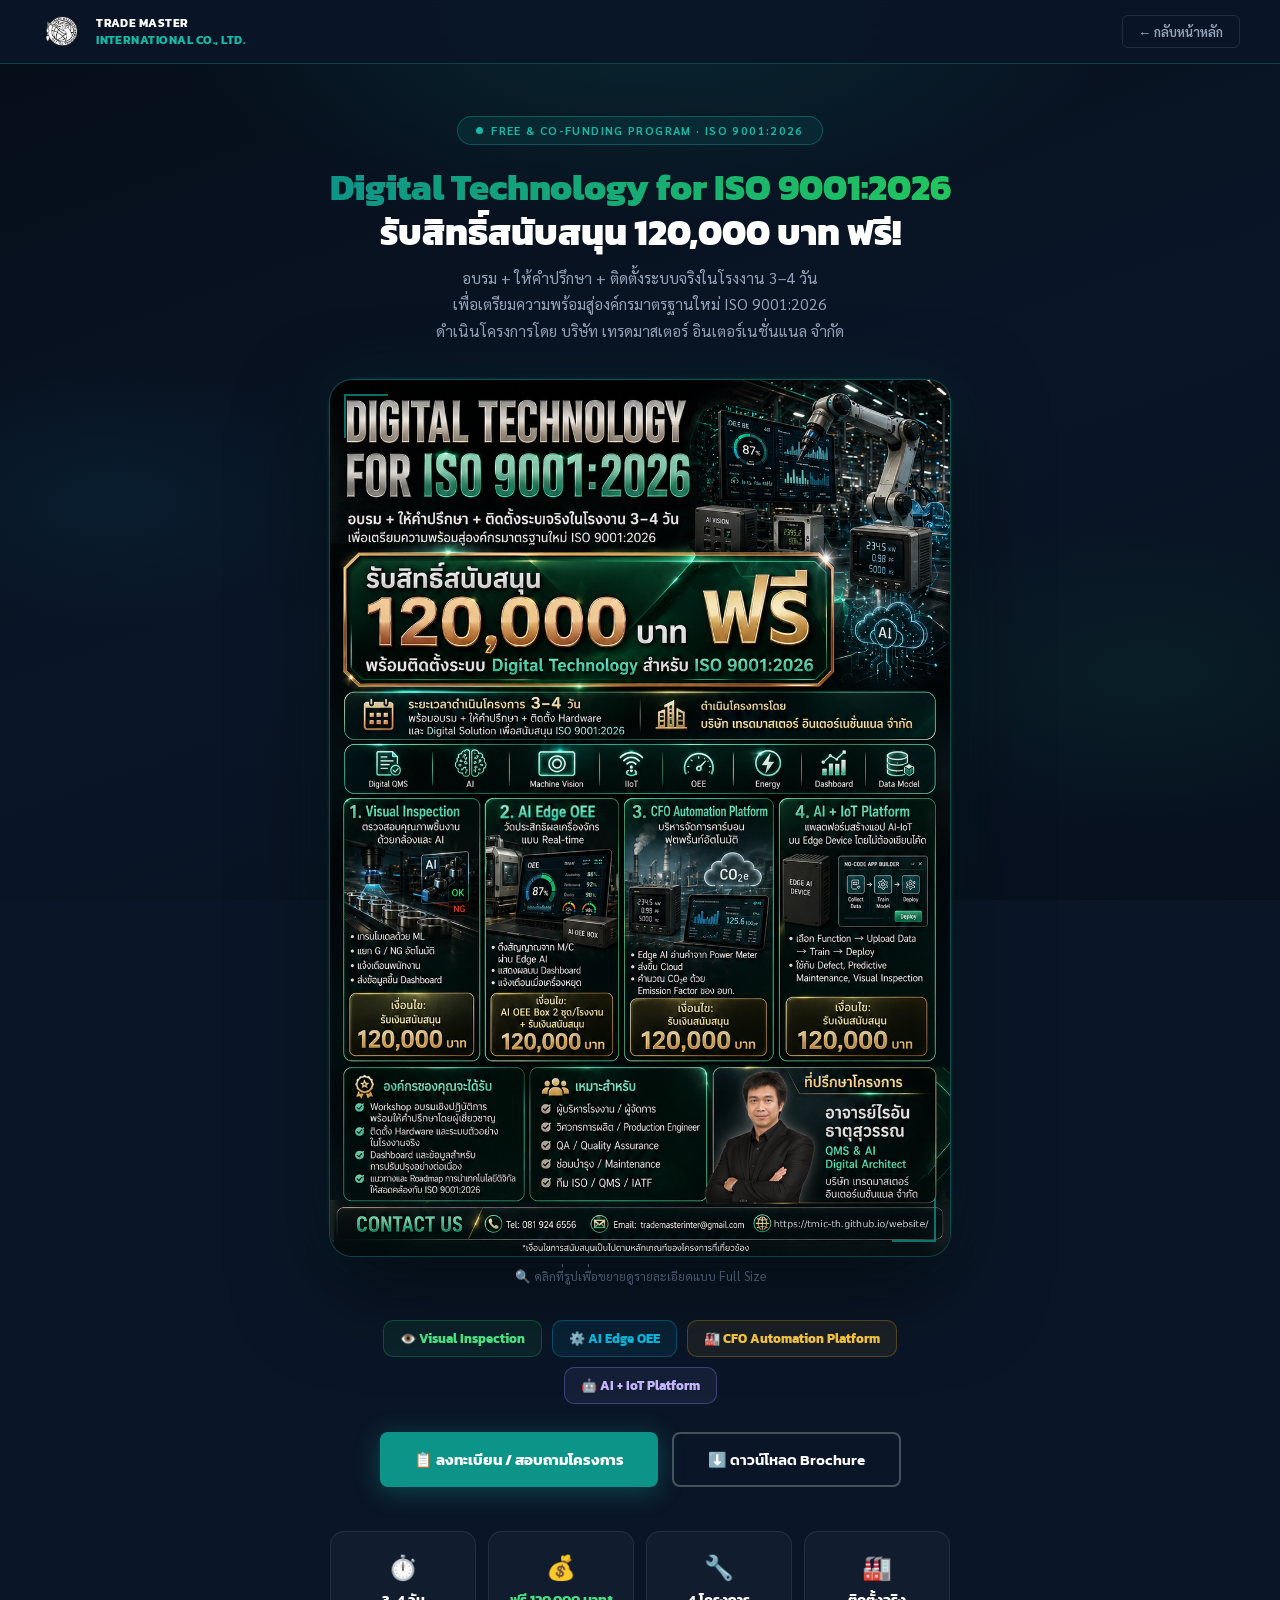
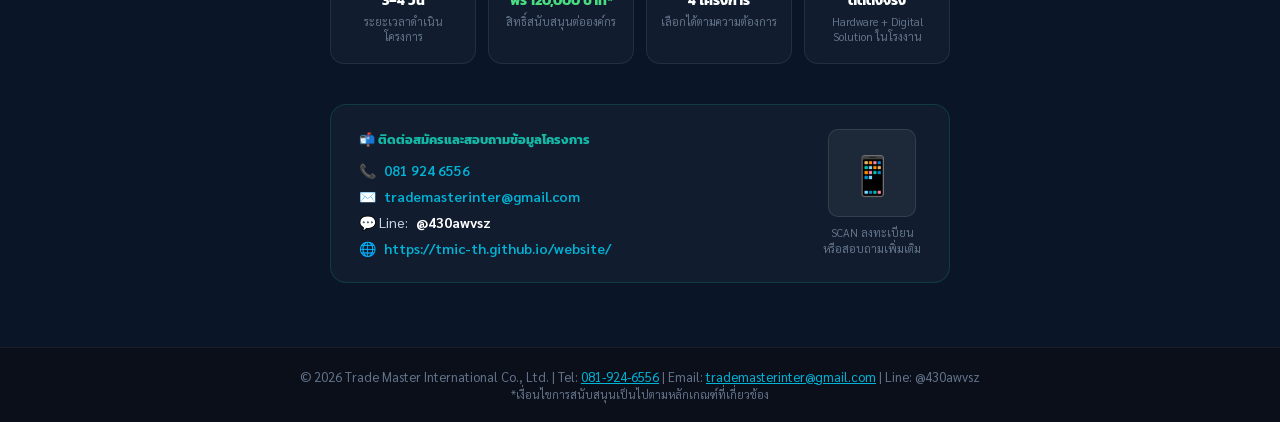
<file: training_free_4projects.html>
<!DOCTYPE html>
<html lang="th">
<head>
<meta charset="UTF-8"/>
<meta name="viewport" content="width=device-width, initial-scale=1.0"/>
<title>Digital Technology for ISO 9001:2026 | TMIC</title>
<link href="https://fonts.googleapis.com/css2?family=Kanit:wght@300;400;600;700;800&family=Sarabun:wght@300;400;500;600&display=swap" rel="stylesheet"/>
<style>
*,*::before,*::after{box-sizing:border-box;margin:0;padding:0;}
:root{
  --navy:#0a1628; --navy2:#0d1f3a;
  --cyan:#00b4d8; --green:#1db954; --green2:#22c55e;
  --gold:#d4a017; --gold2:#f0c040;
  --teal:#0d9488; --teal2:#14b8a6;
}
html{scroll-behavior:smooth;}
body{
  font-family:'Sarabun',sans-serif;
  background:var(--navy);
  color:#fff;
  overflow-x:hidden;
  min-height:100vh;
}

/* ── PAGE BG ── */
.page-bg{
  position:fixed;inset:0;z-index:0;pointer-events:none;
  background:
    radial-gradient(ellipse 70% 45% at 50% 0%,  rgba(13,148,136,.18) 0%, transparent 55%),
    radial-gradient(ellipse 50% 35% at 90% 75%,  rgba(29,185,84,.07) 0%, transparent 50%),
    radial-gradient(ellipse 40% 30% at 8%  55%,  rgba(0,180,216,.06) 0%, transparent 50%),
    linear-gradient(160deg,#050d18 0%,#0a1628 55%,#06101e 100%);
}

/* ── TOP BAR ── */
.top-bar{
  position:sticky;top:0;z-index:9999;
  background:rgba(10,22,40,0.97);
  backdrop-filter:blur(14px);
  -webkit-backdrop-filter:blur(14px);
  border-bottom:1px solid rgba(13,148,136,0.35);
  padding:0 40px;height:64px;
  display:flex;align-items:center;justify-content:space-between;
}
.logo-link{display:flex;align-items:center;gap:12px;text-decoration:none;}
.logo-link img{height:40px;object-fit:contain;}
.logo-text{
  font-family:'Kanit',sans-serif;
  font-size:12px;font-weight:700;
  color:#fff;line-height:1.35;letter-spacing:.04em;
}
.logo-text em{color:var(--teal2);font-style:normal;}
.top-back{
  display:flex;align-items:center;gap:6px;
  font-size:13px;font-weight:600;color:#94a3b8;
  text-decoration:none;
  padding:7px 16px;border-radius:6px;
  border:1px solid rgba(255,255,255,.1);
  transition:color .2s,border-color .2s,background .2s;
}
.top-back:hover{color:#fff;border-color:rgba(255,255,255,.3);background:rgba(255,255,255,.05);}

/* ── MAIN ── */
main{position:relative;z-index:1;}

/* ── INTRO ── */
.intro{
  max-width:820px;margin:0 auto;
  padding:52px 40px 28px;
  text-align:center;
}
.intro-pill{
  display:inline-flex;align-items:center;gap:8px;
  background:rgba(13,148,136,.12);
  border:1px solid rgba(13,148,136,.45);
  color:var(--teal2);
  padding:6px 18px;border-radius:999px;
  font-size:11.5px;font-weight:700;letter-spacing:.12em;
  text-transform:uppercase;margin-bottom:20px;
}
.intro-pill .dot{
  width:7px;height:7px;border-radius:50%;background:var(--teal2);
  animation:blink 1.8s ease-in-out infinite;
}
@keyframes blink{0%,100%{opacity:1;transform:scale(1);}50%{opacity:.4;transform:scale(.65);}}
.intro h1{
  font-family:'Kanit',sans-serif;
  font-size:36px;font-weight:800;line-height:1.25;
  color:#fff;margin-bottom:10px;
}
.intro h1 .green-grad{
  background:linear-gradient(90deg,#0d9488,var(--green2));
  -webkit-background-clip:text;background-clip:text;color:transparent;
}
.intro p{font-size:15.5px;color:#94a3b8;line-height:1.7;}

/* ── POSTER STAGE ── */
.poster-stage{
  max-width:700px;margin:0 auto;
  padding:8px 40px 0;
  position:relative;
}
.glow-ring{
  position:absolute;inset:0;
  border-radius:28px;
  background:linear-gradient(135deg,
    rgba(13,148,136,.55) 0%,
    rgba(29,185,84,.3)   50%,
    rgba(13,148,136,.45) 100%);
  filter:blur(2px);
  z-index:0;
  margin:8px 40px;
}
.poster-frame{
  position:relative;z-index:1;
  border-radius:22px;
  overflow:hidden;
  box-shadow:
    0 0 0 1px rgba(13,148,136,.4),
    0 32px 90px rgba(0,0,0,.6),
    0 0 70px rgba(13,148,136,.13);
  cursor:zoom-in;
  transition:transform .35s ease,box-shadow .35s ease;
}
.poster-frame:hover{
  transform:translateY(-7px) scale(1.008);
  box-shadow:
    0 0 0 1.5px rgba(13,148,136,.6),
    0 44px 110px rgba(0,0,0,.65),
    0 0 90px rgba(13,148,136,.2);
}
.poster-frame img{width:100%;display:block;border-radius:22px;}
.poster-frame::before,
.poster-frame::after{
  content:'';
  position:absolute;
  width:44px;height:44px;
  border-color:rgba(13,148,136,.75);border-style:solid;
  pointer-events:none;z-index:2;
}
.poster-frame::before{top:14px;left:14px;border-width:2px 0 0 2px;}
.poster-frame::after{bottom:14px;right:14px;border-width:0 2px 2px 0;}

.zoom-hint{
  text-align:center;padding:12px 40px 0;
  font-size:12.5px;color:#475569;
  display:flex;align-items:center;justify-content:center;gap:6px;
  position:relative;z-index:2;
}

/* ── PROJECT BADGES ── */
.badges-strip{
  max-width:700px;margin:36px auto 0;
  padding:0 40px;
  display:flex;gap:10px;justify-content:center;flex-wrap:wrap;
}
.badge{
  display:flex;align-items:center;gap:7px;
  padding:8px 16px;border-radius:10px;
  font-family:'Kanit',sans-serif;font-size:13px;font-weight:700;
  border:1px solid;
  transition:transform .2s,box-shadow .2s;
}
.badge:hover{transform:translateY(-2px);box-shadow:0 6px 20px rgba(0,0,0,.25);}
.badge.b1{background:rgba(29,185,84,.08);border-color:rgba(29,185,84,.3);color:#4ade80;}
.badge.b2{background:rgba(0,180,216,.08);border-color:rgba(0,180,216,.3);color:var(--cyan);}
.badge.b3{background:rgba(212,160,23,.08);border-color:rgba(212,160,23,.3);color:var(--gold2);}
.badge.b4{background:rgba(167,139,250,.08);border-color:rgba(167,139,250,.3);color:#c4b5fd;}

/* ── ACTIONS ── */
.action-strip{
  max-width:700px;margin:28px auto 0;
  padding:0 40px;
  display:flex;gap:14px;justify-content:center;flex-wrap:wrap;
}
.btn-register{
  background:var(--teal);color:#fff;
  padding:14px 34px;border-radius:8px;
  font-family:'Kanit',sans-serif;font-size:15px;font-weight:700;
  border:none;cursor:pointer;
  display:inline-flex;align-items:center;gap:8px;
  transition:background .2s,transform .15s;
  box-shadow:0 4px 24px rgba(13,148,136,.4);
  text-decoration:none;
}
.btn-register:hover{background:#0f766e;transform:translateY(-2px);}
.btn-download{
  background:transparent;color:#fff;
  padding:14px 34px;border-radius:8px;
  font-family:'Kanit',sans-serif;font-size:15px;font-weight:600;
  border:2px solid rgba(255,255,255,.25);cursor:pointer;
  display:inline-flex;align-items:center;gap:8px;
  transition:border-color .2s,background .2s;
  text-decoration:none;
}
.btn-download:hover{border-color:#fff;background:rgba(255,255,255,.06);}

/* ── INFO CARDS ── */
.info-row{
  max-width:700px;margin:44px auto 0;
  padding:0 40px;
  display:grid;grid-template-columns:repeat(4,1fr);gap:12px;
}
.info-card{
  background:rgba(255,255,255,.03);
  border:1px solid rgba(255,255,255,.08);
  border-radius:14px;
  padding:18px 14px;text-align:center;
  transition:background .2s,border-color .2s,transform .2s;
}
.info-card:hover{
  background:rgba(13,148,136,.07);
  border-color:rgba(13,148,136,.3);
  transform:translateY(-3px);
}
.info-card .ic{font-size:24px;margin-bottom:9px;}
.info-card .val{
  font-family:'Kanit',sans-serif;
  font-size:14px;font-weight:700;color:#fff;
  margin-bottom:3px;line-height:1.4;
}
.info-card .lbl{font-size:11px;color:#64748b;line-height:1.4;}

/* ── CONTACT BAR ── */
.contact-bar{
  max-width:700px;margin:40px auto 0;
  padding:0 40px 64px;
}
.contact-inner{
  background:rgba(255,255,255,.03);
  border:1px solid rgba(13,148,136,.25);
  border-radius:16px;
  padding:24px 28px;
  display:flex;align-items:center;
  justify-content:space-between;
  flex-wrap:wrap;gap:20px;
}
.contact-label{
  font-family:'Kanit',sans-serif;
  font-size:13px;font-weight:700;
  color:var(--teal2);margin-bottom:12px;
}
.contact-items{display:flex;flex-direction:column;gap:8px;}
.ci{display:flex;align-items:center;gap:8px;font-size:14px;color:#cbd5e1;}
.ci a{color:var(--cyan);font-weight:600;text-decoration:none;}
.ci a:hover{text-decoration:underline;}
.qr-box{display:flex;flex-direction:column;align-items:center;gap:8px;}
.qr-placeholder{
  width:88px;height:88px;border-radius:10px;
  background:rgba(255,255,255,.05);
  border:1px solid rgba(255,255,255,.1);
  display:flex;align-items:center;justify-content:center;
  font-size:38px;
}
.qr-label{font-size:11px;color:#64748b;text-align:center;line-height:1.5;}

/* ── FOOTER ── */
footer{
  background:#0a0f1a;
  border-top:1px solid rgba(255,255,255,.06);
  color:#64748b;font-size:13px;
  padding:20px 40px;text-align:center;
}
footer a{color:var(--cyan);}

/* ── LIGHTBOX ── */
.lightbox{
  position:fixed;inset:0;z-index:99999;
  background:rgba(4,10,20,.94);
  backdrop-filter:blur(10px);
  -webkit-backdrop-filter:blur(10px);
  display:none;align-items:center;justify-content:center;
  padding:20px;cursor:zoom-out;
}
.lightbox.open{display:flex;}
.lightbox img{
  max-width:min(100%, 580px);
  max-height:92vh;
  border-radius:18px;
  box-shadow:0 40px 120px rgba(0,0,0,.7),0 0 0 1px rgba(13,148,136,.4);
  cursor:default;
}
.lb-close{
  position:absolute;top:18px;right:22px;
  width:42px;height:42px;border-radius:50%;
  background:rgba(255,255,255,.1);
  border:1px solid rgba(255,255,255,.2);
  color:#fff;font-size:18px;
  display:flex;align-items:center;justify-content:center;
  cursor:pointer;transition:background .2s;
  font-family:sans-serif;
}
.lb-close:hover{background:rgba(255,255,255,.22);}

/* ── ANIMATIONS ── */
@keyframes fadeUp{from{opacity:0;transform:translateY(26px);}to{opacity:1;transform:none;}}
.fade-in{opacity:0;animation:fadeUp .7s ease forwards;}
.d1{animation-delay:.08s;} .d2{animation-delay:.22s;}
.d3{animation-delay:.38s;} .d4{animation-delay:.52s;}
.d5{animation-delay:.66s;}

/* ── RESPONSIVE ── */
@media(max-width:720px){
  .top-bar{padding:0 16px;}
  .intro{padding:36px 20px 20px;}
  .intro h1{font-size:26px;}
  .poster-stage,.action-strip,.badges-strip,.info-row,.contact-bar{padding-left:16px;padding-right:16px;}
  .glow-ring{margin:8px 16px;}
  .info-row{grid-template-columns:1fr 1fr;}
}
</style>
</head>
<body>

<div class="page-bg"></div>

<!-- TOP BAR -->
<header class="top-bar">
  <a class="logo-link" href="index.html" title="กลับหน้าหลัก">
    <img src="assets/images/hero/00.png" alt="TMIC Logo"
         onerror="this.style.display='none'"/>
    <div class="logo-text">TRADE MASTER<br/><em>INTERNATIONAL CO., LTD.</em></div>
  </a>
  <a class="top-back" href="index.html">← กลับหน้าหลัก</a>
</header>

<main>

  <!-- INTRO -->
  <div class="intro fade-in d1">
    <div class="intro-pill"><span class="dot"></span>Free &amp; Co-Funding Program · ISO 9001:2026</div>
    <h1>
      <span class="green-grad">Digital Technology for ISO 9001:2026</span><br/>
      รับสิทธิ์สนับสนุน 120,000 บาท ฟรี!
    </h1>
    <p>อบรม + ให้คำปรึกษา + ติดตั้งระบบจริงในโรงงาน 3–4 วัน<br/>
    เพื่อเตรียมความพร้อมสู่องค์กรมาตรฐานใหม่ ISO 9001:2026<br/>
    ดำเนินโครงการโดย บริษัท เทรดมาสเตอร์ อินเตอร์เนชั่นแนล จำกัด</p>
  </div>

  <!-- POSTER -->
  <div class="poster-stage fade-in d2">
    <div class="glow-ring"></div>
    <div class="poster-frame" onclick="openLightbox()" title="คลิกเพื่อขยาย">
      <img
        src="assets/images/training/FreePrograms/Co_funding/4Projects.png"
        alt="Digital Technology for ISO 9001:2026 — 4 โครงการ รับสิทธิ์สนับสนุน 120,000 บาท ฟรี"
      />
    </div>
  </div>

  <div class="zoom-hint fade-in d2">
    🔍 คลิกที่รูปเพื่อขยายดูรายละเอียดแบบ Full Size
  </div>

  <!-- PROJECT BADGES -->
  <div class="badges-strip fade-in d3">
    <div class="badge b1">👁️ Visual Inspection</div>
    <div class="badge b2">⚙️ AI Edge OEE</div>
    <div class="badge b3">🏭 CFO Automation Platform</div>
    <div class="badge b4">🤖 AI + IoT Platform</div>
  </div>

  <!-- ACTIONS -->
  <div class="action-strip fade-in d3">
    <a class="btn-register" href="training_4ProjectsReg.html" target="_blank" rel="noopener">
      📋 ลงทะเบียน / สอบถามโครงการ
    </a>
    <a class="btn-download"
       href="assets/images/training/FreePrograms/Co_funding/4Projects.png"
       download="TMIC_4Projects_ISO9001_2026.png">
      ⬇️ ดาวน์โหลด Brochure
    </a>
  </div>

  <!-- INFO CARDS -->
  <div class="info-row fade-in d4">
    <div class="info-card">
      <div class="ic">⏱️</div>
      <div class="val">3–4 วัน</div>
      <div class="lbl">ระยะเวลาดำเนินโครงการ</div>
    </div>
    <div class="info-card">
      <div class="ic">💰</div>
      <div class="val" style="color:#4ade80;">ฟรี 120,000 บาท*</div>
      <div class="lbl">สิทธิ์สนับสนุนต่อองค์กร</div>
    </div>
    <div class="info-card">
      <div class="ic">🔧</div>
      <div class="val">4 โครงการ</div>
      <div class="lbl">เลือกได้ตามความต้องการ</div>
    </div>
    <div class="info-card">
      <div class="ic">🏭</div>
      <div class="val">ติดตั้งจริง</div>
      <div class="lbl">Hardware + Digital Solution ในโรงงาน</div>
    </div>
  </div>

  <!-- CONTACT -->
  <div class="contact-bar fade-in d5" id="contact-section">
    <div class="contact-inner">
      <div>
        <div class="contact-label">📬 ติดต่อสมัครและสอบถามข้อมูลโครงการ</div>
        <div class="contact-items">
          <div class="ci">📞 <a href="tel:0819246556">081 924 6556</a></div>
          <div class="ci">✉️ <a href="mailto:trademasterinter@gmail.com">trademasterinter@gmail.com</a></div>
          <div class="ci">💬 Line: <strong style="color:#fff;">@430awvsz</strong></div>
          <div class="ci">🌐 <a href="https://tmic-th.github.io/website/" target="_blank" rel="noopener">https://tmic-th.github.io/website/</a></div>
        </div>
      </div>
      <div class="qr-box">
        <div class="qr-placeholder">📱</div>
        <div class="qr-label">SCAN ลงทะเบียน<br/>หรือสอบถามเพิ่มเติม</div>
      </div>
    </div>
  </div>

</main>

<!-- FOOTER -->
<footer>
  © 2026 Trade Master International Co., Ltd. |
  Tel: <a href="tel:0819246556">081-924-6556</a> |
  Email: <a href="mailto:trademasterinter@gmail.com">trademasterinter@gmail.com</a> |
  Line: @430awvsz
  <br/><span style="font-size:11px;">*เงื่อนไขการสนับสนุนเป็นไปตามหลักเกณฑ์ที่เกี่ยวข้อง</span>
</footer>

<!-- LIGHTBOX -->
<div class="lightbox" id="lightbox" onclick="closeLightbox()">
  <button class="lb-close" onclick="closeLightbox()">✕</button>
  <img
    src="assets/images/training/FreePrograms/Co_funding/4Projects.png"
    alt="Digital Technology for ISO 9001:2026 — Full Size"
    onclick="event.stopPropagation()"
  />
</div>

<script>
function openLightbox(){
  document.getElementById('lightbox').classList.add('open');
  document.body.style.overflow='hidden';
}
function closeLightbox(){
  document.getElementById('lightbox').classList.remove('open');
  document.body.style.overflow='';
}
document.addEventListener('keydown',e=>{if(e.key==='Escape')closeLightbox();});
</script>

</body>
</html>
</file>
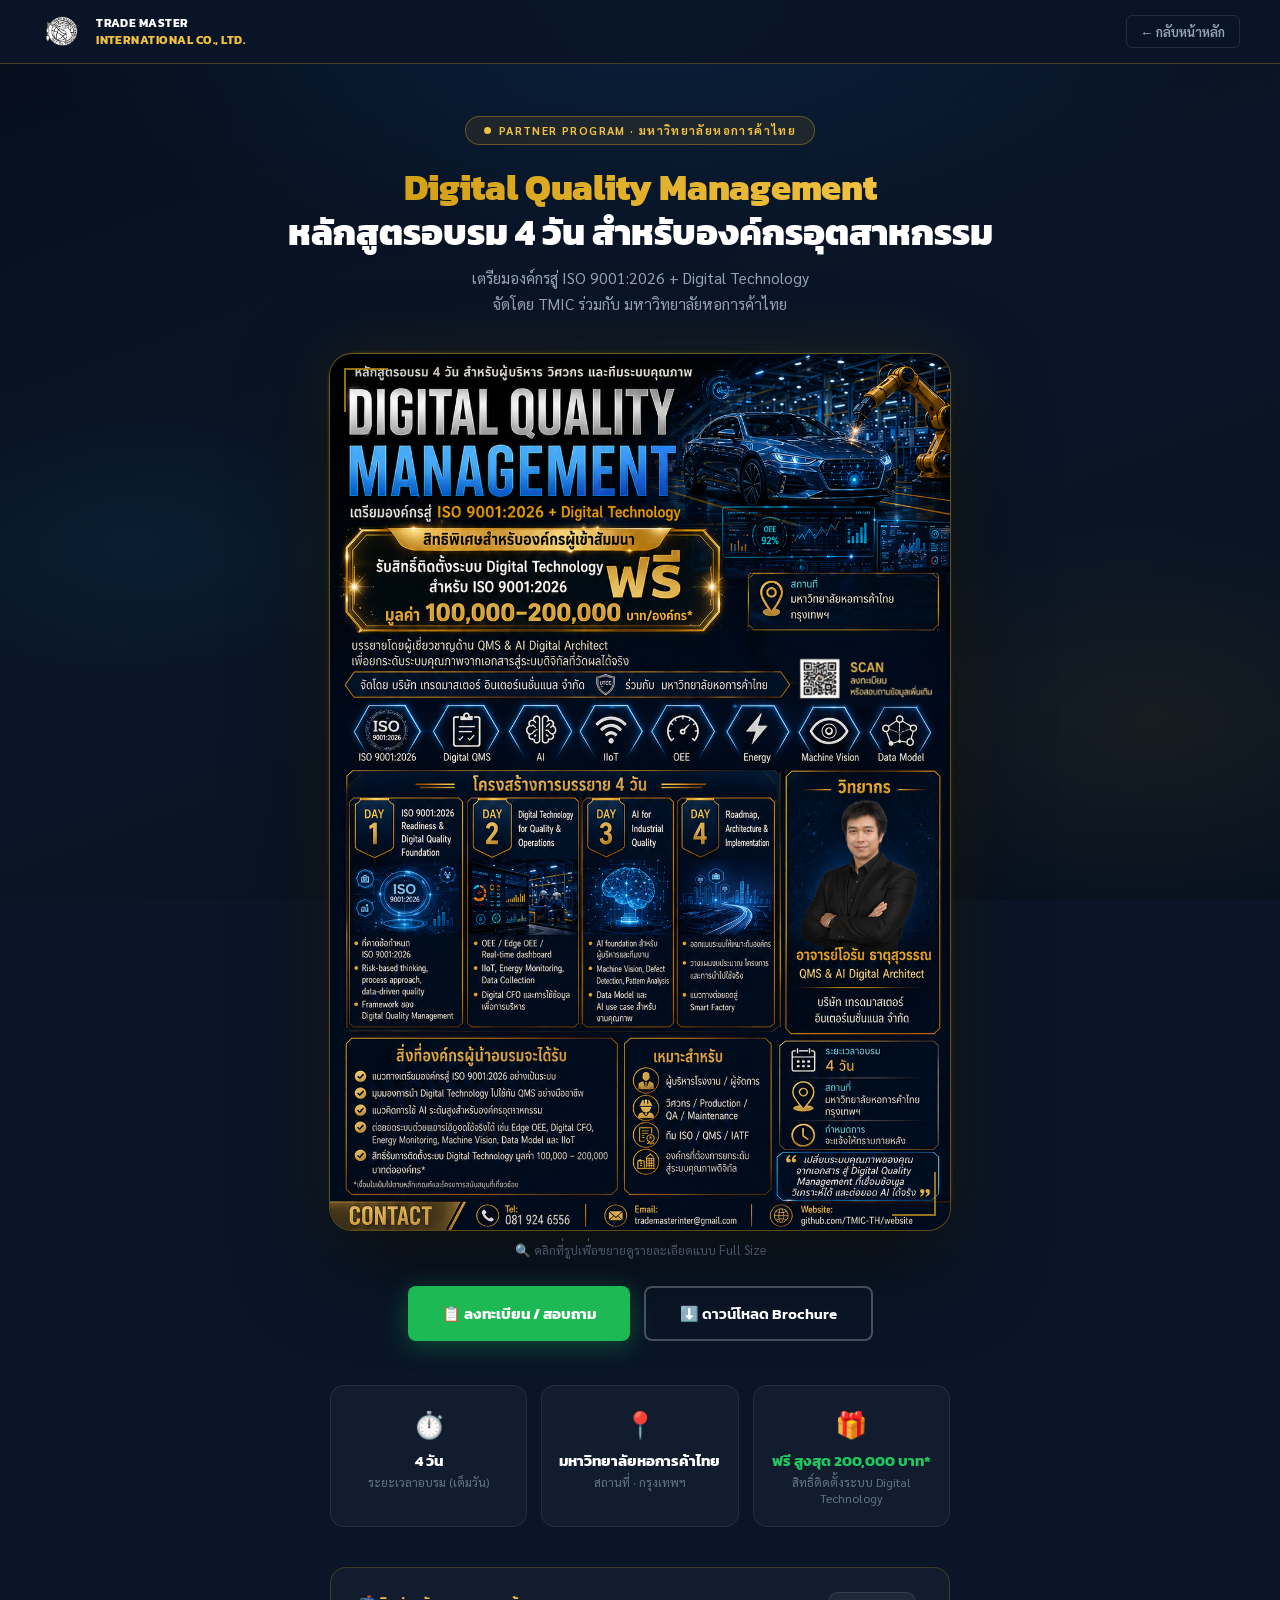
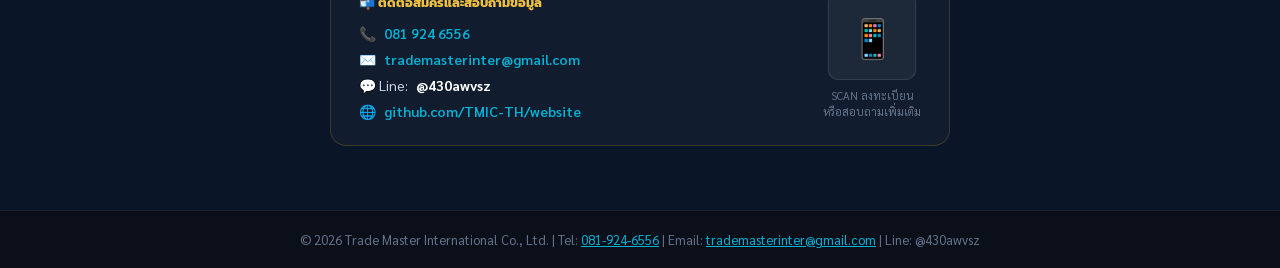
<file: training_partner_utcc.html>
<!DOCTYPE html>
<html lang="th">
<head>
<meta charset="UTF-8"/>
<meta name="viewport" content="width=device-width, initial-scale=1.0"/>
<title>Digital Quality Management | TMIC × มหาวิทยาลัยหอการค้าไทย</title>
<link href="https://fonts.googleapis.com/css2?family=Kanit:wght@300;400;600;700;800&family=Sarabun:wght@300;400;500;600&display=swap" rel="stylesheet"/>
<style>
*,*::before,*::after{box-sizing:border-box;margin:0;padding:0;}
:root{
  --navy:#0a1628; --navy2:#0d1f3a;
  --cyan:#00b4d8; --green:#1db954; --green2:#22c55e;
  --gold:#d4a017; --gold2:#f0c040;
  --line:#e2e8f0;
}
html{scroll-behavior:smooth;}
body{
  font-family:'Sarabun',sans-serif;
  background:var(--navy);
  color:#fff;
  overflow-x:hidden;
  min-height:100vh;
}

/* ── PAGE BG ── */
.page-bg{
  position:fixed;inset:0;z-index:0;pointer-events:none;
  background:
    radial-gradient(ellipse 80% 50% at 50% 0%, rgba(13,59,110,.35) 0%, transparent 60%),
    radial-gradient(ellipse 50% 40% at 90% 80%, rgba(212,160,23,.07) 0%, transparent 55%),
    radial-gradient(ellipse 40% 30% at 10% 60%, rgba(0,180,216,.06) 0%, transparent 50%),
    linear-gradient(160deg,#060e1c 0%,#0a1628 50%,#07111f 100%);
}

/* ── TOP BAR ── */
.top-bar{
  position:sticky;top:0;z-index:9999;
  background:rgba(10,22,40,0.97);
  backdrop-filter:blur(14px);
  -webkit-backdrop-filter:blur(14px);
  border-bottom:1px solid rgba(212,160,23,0.3);
  padding:0 40px;height:64px;
  display:flex;align-items:center;justify-content:space-between;
}
.logo-link{display:flex;align-items:center;gap:12px;text-decoration:none;}
.logo-link img{height:40px;object-fit:contain;}
.logo-text{
  font-family:'Kanit',sans-serif;
  font-size:12px;font-weight:700;
  color:#fff;line-height:1.35;letter-spacing:.04em;
}
.logo-text em{color:var(--gold2);font-style:normal;}
.top-back{
  display:flex;align-items:center;gap:6px;
  font-size:13px;font-weight:600;color:#94a3b8;
  text-decoration:none;
  padding:7px 14px;border-radius:6px;
  border:1px solid rgba(255,255,255,.1);
  transition:color .2s,border-color .2s,background .2s;
}
.top-back:hover{color:#fff;border-color:rgba(255,255,255,.3);background:rgba(255,255,255,.05);}

/* ── MAIN ── */
main{position:relative;z-index:1;}

/* ── INTRO HEADER ── */
.intro{
  max-width:820px;margin:0 auto;
  padding:52px 40px 28px;
  text-align:center;
}
.intro-pill{
  display:inline-flex;align-items:center;gap:8px;
  background:rgba(212,160,23,.1);
  border:1px solid rgba(212,160,23,.4);
  color:var(--gold2);
  padding:6px 18px;border-radius:999px;
  font-size:11.5px;font-weight:700;letter-spacing:.12em;
  text-transform:uppercase;margin-bottom:20px;
}
.intro-pill .dot{
  width:7px;height:7px;border-radius:50%;background:var(--gold2);
  animation:blink 1.8s ease-in-out infinite;
}
@keyframes blink{0%,100%{opacity:1;transform:scale(1);}50%{opacity:.4;transform:scale(.65);}}
.intro h1{
  font-family:'Kanit',sans-serif;
  font-size:36px;font-weight:800;line-height:1.25;
  color:#fff;margin-bottom:10px;
}
.intro h1 .gold{
  background:linear-gradient(90deg,var(--gold),var(--gold2));
  -webkit-background-clip:text;background-clip:text;color:transparent;
}
.intro p{font-size:15.5px;color:#94a3b8;line-height:1.7;}

/* ── POSTER STAGE ── */
.poster-stage{
  max-width:700px;margin:0 auto;
  padding:8px 40px 0;
  position:relative;
}
/* outer glow ring */
.glow-ring{
  position:absolute;inset:0;
  border-radius:28px;
  background:linear-gradient(135deg,
    rgba(212,160,23,.55) 0%,
    rgba(0,180,216,.2) 50%,
    rgba(212,160,23,.45) 100%);
  filter:blur(2px);
  z-index:0;
  margin:8px 40px;
}
.poster-frame{
  position:relative;z-index:1;
  border-radius:22px;
  overflow:hidden;
  box-shadow:
    0 0 0 1px rgba(212,160,23,.4),
    0 32px 90px rgba(0,0,0,.6),
    0 0 70px rgba(212,160,23,.13);
  cursor:zoom-in;
  transition:transform .35s ease,box-shadow .35s ease;
}
.poster-frame:hover{
  transform:translateY(-7px) scale(1.008);
  box-shadow:
    0 0 0 1.5px rgba(212,160,23,.6),
    0 44px 110px rgba(0,0,0,.65),
    0 0 90px rgba(212,160,23,.2);
}
.poster-frame img{
  width:100%;
  display:block;
  border-radius:22px;
}
/* corner accent marks */
.poster-frame::before,
.poster-frame::after{
  content:'';
  position:absolute;
  width:44px;height:44px;
  border-color:rgba(212,160,23,.7);border-style:solid;
  pointer-events:none;z-index:2;
  transition:opacity .3s;
}
.poster-frame::before{top:14px;left:14px;border-width:2px 0 0 2px;}
.poster-frame::after{bottom:14px;right:14px;border-width:0 2px 2px 0;}

.zoom-hint{
  text-align:center;padding:12px 40px 0;
  font-size:12.5px;color:#475569;
  display:flex;align-items:center;justify-content:center;gap:6px;
  position:relative;z-index:2;
}

/* ── ACTIONS ── */
.action-strip{
  max-width:700px;margin:28px auto 0;
  padding:0 40px;
  display:flex;gap:14px;justify-content:center;flex-wrap:wrap;
}
.btn-register{
  background:var(--green);color:#fff;
  padding:14px 34px;border-radius:8px;
  font-family:'Kanit',sans-serif;font-size:15px;font-weight:700;
  border:none;cursor:pointer;
  display:inline-flex;align-items:center;gap:8px;
  transition:background .2s,transform .15s;
  box-shadow:0 4px 24px rgba(29,185,84,.35);
  text-decoration:none;
}
.btn-register:hover{background:#16a34a;transform:translateY(-2px);}
.btn-download{
  background:transparent;color:#fff;
  padding:14px 34px;border-radius:8px;
  font-family:'Kanit',sans-serif;font-size:15px;font-weight:600;
  border:2px solid rgba(255,255,255,.25);cursor:pointer;
  display:inline-flex;align-items:center;gap:8px;
  transition:border-color .2s,background .2s;
  text-decoration:none;
}
.btn-download:hover{border-color:#fff;background:rgba(255,255,255,.06);}

/* ── INFO CARDS ── */
.info-row{
  max-width:700px;margin:44px auto 0;
  padding:0 40px;
  display:grid;grid-template-columns:repeat(3,1fr);gap:14px;
}
.info-card{
  background:rgba(255,255,255,.03);
  border:1px solid rgba(255,255,255,.08);
  border-radius:14px;
  padding:20px 16px;text-align:center;
  transition:background .2s,border-color .2s,transform .2s;
}
.info-card:hover{
  background:rgba(212,160,23,.06);
  border-color:rgba(212,160,23,.28);
  transform:translateY(-3px);
}
.info-card .ic{font-size:26px;margin-bottom:10px;}
.info-card .val{
  font-family:'Kanit',sans-serif;
  font-size:15px;font-weight:700;color:#fff;
  margin-bottom:3px;line-height:1.4;
}
.info-card .lbl{font-size:12px;color:#64748b;}

/* ── CONTACT BAR ── */
.contact-bar{
  max-width:700px;margin:40px auto 0;
  padding:0 40px 64px;
}
.contact-inner{
  background:rgba(255,255,255,.03);
  border:1px solid rgba(212,160,23,.22);
  border-radius:16px;
  padding:24px 28px;
  display:flex;align-items:center;
  justify-content:space-between;
  flex-wrap:wrap;gap:20px;
}
.contact-label{
  font-family:'Kanit',sans-serif;
  font-size:13px;font-weight:700;
  color:var(--gold2);margin-bottom:12px;
}
.contact-items{display:flex;flex-direction:column;gap:8px;}
.ci{display:flex;align-items:center;gap:8px;font-size:14px;color:#cbd5e1;}
.ci a{color:var(--cyan);font-weight:600;text-decoration:none;}
.ci a:hover{text-decoration:underline;}
.qr-box{
  display:flex;flex-direction:column;align-items:center;gap:8px;
}
.qr-placeholder{
  width:88px;height:88px;border-radius:10px;
  background:rgba(255,255,255,.05);
  border:1px solid rgba(255,255,255,.1);
  display:flex;align-items:center;justify-content:center;
  font-size:38px;
}
.qr-label{font-size:11px;color:#64748b;text-align:center;line-height:1.5;}

/* ── FOOTER ── */
footer{
  background:#0a0f1a;
  border-top:1px solid rgba(255,255,255,.06);
  color:#64748b;font-size:13px;
  padding:20px 40px;text-align:center;
}
footer a{color:var(--cyan);}

/* ── LIGHTBOX ── */
.lightbox{
  position:fixed;inset:0;z-index:99999;
  background:rgba(4,10,20,.94);
  backdrop-filter:blur(10px);
  -webkit-backdrop-filter:blur(10px);
  display:none;align-items:center;justify-content:center;
  padding:20px;cursor:zoom-out;
}
.lightbox.open{display:flex;}
.lightbox img{
  max-width:min(100%, 600px);
  max-height:92vh;
  border-radius:18px;
  box-shadow:0 40px 120px rgba(0,0,0,.7),0 0 0 1px rgba(212,160,23,.35);
  cursor:default;
}
.lb-close{
  position:absolute;top:18px;right:22px;
  width:42px;height:42px;border-radius:50%;
  background:rgba(255,255,255,.1);
  border:1px solid rgba(255,255,255,.2);
  color:#fff;font-size:18px;
  display:flex;align-items:center;justify-content:center;
  cursor:pointer;transition:background .2s;
  font-family:sans-serif;
}
.lb-close:hover{background:rgba(255,255,255,.22);}

/* ── ANIMATIONS ── */
@keyframes fadeUp{from{opacity:0;transform:translateY(26px);}to{opacity:1;transform:none;}}
.fade-in{opacity:0;animation:fadeUp .7s ease forwards;}
.d1{animation-delay:.08s;}
.d2{animation-delay:.22s;}
.d3{animation-delay:.38s;}
.d4{animation-delay:.52s;}

/* ── RESPONSIVE ── */
@media(max-width:720px){
  .top-bar{padding:0 16px;}
  .intro{padding:36px 20px 20px;}
  .intro h1{font-size:26px;}
  .poster-stage,.action-strip,.info-row,.contact-bar{padding-left:16px;padding-right:16px;}
  .glow-ring{margin:8px 16px;}
  .info-row{grid-template-columns:1fr 1fr;}
  .contact-items{gap:10px;}
}
</style>
</head>
<body>

<div class="page-bg"></div>

<!-- TOP BAR -->
<header class="top-bar">
  <a class="logo-link" href="index.html" title="กลับหน้าหลัก">
    <img src="assets/images/hero/00.png" alt="TMIC Logo"
         onerror="this.style.display='none'"/>
    <div class="logo-text">TRADE MASTER<br/><em>INTERNATIONAL CO., LTD.</em></div>
  </a>
  <a class="top-back" href="index.html">
    ← กลับหน้าหลัก
  </a>
</header>

<main>

  <!-- INTRO -->
  <div class="intro fade-in d1">
    <div class="intro-pill"><span class="dot"></span>Partner Program · มหาวิทยาลัยหอการค้าไทย</div>
    <h1>
      <span class="gold">Digital Quality Management</span><br/>
      หลักสูตรอบรม 4 วัน สำหรับองค์กรอุตสาหกรรม
    </h1>
    <p>เตรียมองค์กรสู่ ISO 9001:2026 + Digital Technology<br/>จัดโดย TMIC ร่วมกับ มหาวิทยาลัยหอการค้าไทย</p>
  </div>

  <!-- POSTER -->
  <div class="poster-stage fade-in d2">
    <div class="glow-ring"></div>
    <div class="poster-frame" onclick="openLightbox()" title="คลิกเพื่อขยาย">
      <img
        src="assets/images/training/partner/UTCC/UTCC_draft.png"
        alt="Digital Quality Management — หลักสูตรอบรม 4 วัน TMIC × มหาวิทยาลัยหอการค้าไทย"
      />
    </div>
  </div>

  <div class="zoom-hint fade-in d2">
    🔍 คลิกที่รูปเพื่อขยายดูรายละเอียดแบบ Full Size
  </div>

  <!-- ACTIONS -->
  <div class="action-strip fade-in d3">
    <a class="btn-register"
       href="#contact-section"
       onclick="document.getElementById('contact-section').scrollIntoView({behavior:'smooth'});return false;">
      📋 ลงทะเบียน / สอบถาม
    </a>
    <a class="btn-download"
       href="assets/images/training/partner/UTCC/UTCC_draft.png"
       download="TMIC_UTCC_DQM_Program.png">
      ⬇️ ดาวน์โหลด Brochure
    </a>
  </div>

  <!-- INFO CARDS -->
  <div class="info-row fade-in d3">
    <div class="info-card">
      <div class="ic">⏱️</div>
      <div class="val">4 วัน</div>
      <div class="lbl">ระยะเวลาอบรม (เต็มวัน)</div>
    </div>
    <div class="info-card">
      <div class="ic">📍</div>
      <div class="val">มหาวิทยาลัยหอการค้าไทย</div>
      <div class="lbl">สถานที่ · กรุงเทพฯ</div>
    </div>
    <div class="info-card">
      <div class="ic">🎁</div>
      <div class="val" style="color:var(--green2);">ฟรี สูงสุด 200,000 บาท*</div>
      <div class="lbl">สิทธิ์ติดตั้งระบบ Digital Technology</div>
    </div>
  </div>

  <!-- CONTACT -->
  <div class="contact-bar fade-in d4" id="contact-section">
    <div class="contact-inner">
      <div>
        <div class="contact-label">📬 ติดต่อสมัครและสอบถามข้อมูล</div>
        <div class="contact-items">
          <div class="ci">📞 <a href="tel:0819246556">081 924 6556</a></div>
          <div class="ci">✉️ <a href="mailto:trademasterinter@gmail.com">trademasterinter@gmail.com</a></div>
          <div class="ci">💬 Line: <strong style="color:#fff;">@430awvsz</strong></div>
          <div class="ci">🌐 <a href="https://github.com/TMIC-TH/website" target="_blank" rel="noopener">github.com/TMIC-TH/website</a></div>
        </div>
      </div>
      <div class="qr-box">
        <div class="qr-placeholder">📱</div>
        <div class="qr-label">SCAN ลงทะเบียน<br/>หรือสอบถามเพิ่มเติม</div>
      </div>
    </div>
  </div>

</main>

<!-- FOOTER -->
<footer>
  © 2026 Trade Master International Co., Ltd. |
  Tel: <a href="tel:0819246556">081-924-6556</a> |
  Email: <a href="mailto:trademasterinter@gmail.com">trademasterinter@gmail.com</a> |
  Line: @430awvsz
</footer>

<!-- LIGHTBOX -->
<div class="lightbox" id="lightbox" onclick="closeLightbox()">
  <button class="lb-close" onclick="closeLightbox()">✕</button>
  <img
    src="assets/images/training/partner/UTCC/UTCC_draft.png"
    alt="Digital Quality Management Program — ขยาย"
    onclick="event.stopPropagation()"
  />
</div>

<script>
function openLightbox(){
  document.getElementById('lightbox').classList.add('open');
  document.body.style.overflow='hidden';
}
function closeLightbox(){
  document.getElementById('lightbox').classList.remove('open');
  document.body.style.overflow='';
}
document.addEventListener('keydown',e=>{if(e.key==='Escape')closeLightbox();});
</script>

</body>
</html>
</file>
<file: navbar.css>
/* ================================================================
   navbar.css  —  TMIC Shared Navigation Styles
   แก้ไข CSS ของ navbar ที่ไฟล์นี้ไฟล์เดียว จะมีผลกับทุกหน้า
   ================================================================ */

nav {
  position: sticky; top: 0; z-index: 9999;
  background: #fff;
  border-bottom: 1px solid #e2e8f0;
  padding: 0 40px;
  display: flex; align-items: center; justify-content: space-between;
  height: 64px;
  box-shadow: 0 2px 8px rgba(0,0,0,.06);
}

.nav-logo { display:flex; align-items:center; gap:10px; text-decoration:none; cursor:pointer; }
.nav-logo img { height:42px; object-fit:contain; }

.nav-logo-text { font-family:'Kanit',sans-serif; font-weight:700; font-size:13px; color:var(--navy); line-height:1.3; }


.nav-links { display:flex; gap:2px; align-items:center; list-style:none; margin:0; padding:0; }
.nav-item { position:relative; }

.nav-item > a {
  display:flex; align-items:center; gap:4px;
  font-size:13.5px; font-weight:600; color:#334155;
  text-decoration:none; white-space:nowrap;
  padding:22px 12px; /* tall padding keeps hover zone continuous with dropdown */
  border-radius:6px; cursor:pointer;
  transition:color .18s;
}

.nav-item > a:hover,
.nav-item:hover > a { color:#0d9488; }

.nav-item > a.active { color:#0d9488; }


.nav-caret { font-size:8px; opacity:.55; transition:transform .25s; line-height:1; display:inline-block; }
.nav-item:hover > a .nav-caret { transform:rotate(180deg); }

.dropdown {
  visibility:hidden; opacity:0; pointer-events:none;
  position:absolute;
  top:100%;        /* flush — no gap */
  left:0;
  min-width:268px;
  background:#fff;
  border-radius:0 0 10px 10px;
  border:1px solid #e2e8f0; border-top:none;
  padding:6px 0 8px;
  box-shadow:0 12px 36px rgba(0,0,0,.12);
  /* NO transition delay on visibility so it stays open while mouse travels */
  transition:opacity .18s ease, transform .18s ease;
  transform:translateY(0);
  z-index:9999;
}

.dropdown::before {
  content:'';
  position:absolute;
  top:-8px; left:0; right:0; height:8px;
}

.nav-item:hover > .dropdown {
  visibility:visible; opacity:1; pointer-events:auto;
}

.dropdown li { list-style:none; }
.dropdown a {
  display:block; padding:9px 20px;
  font-size:13.5px; font-weight:500; color:#334155;
  text-decoration:none; white-space:nowrap;
  transition:background .13s, color .13s;
}

.dropdown a:hover { background:#f0fdf4; color:#0d9488; }


.dd-group-label {
  padding:10px 20px 3px;
  font-size:10.5px; font-weight:800;
  letter-spacing:1.2px; text-transform:uppercase; color:#94a3b8;
}

.dd-divider { height:1px; margin:5px 12px; background:#e2e8f0; }


.has-sub { position:relative; }
.has-sub > a { display:flex; justify-content:space-between; align-items:center; }

.has-sub > a::after { content:'›'; font-size:16px; opacity:.45; margin-left:8px; flex-shrink:0; }


.sub-dropdown {
  visibility:hidden; opacity:0; pointer-events:none;
  position:absolute;
  top:0; left:100%;
  min-width:230px;
  background:#fff;
  border-radius:10px;
  border:1px solid #e2e8f0;
  padding:6px 0 8px;
  box-shadow:0 12px 36px rgba(0,0,0,.12);
  transition:opacity .18s ease;
  z-index:9999;
}

.sub-dropdown::before {
  content:'';
  position:absolute;
  top:0; left:-10px; width:10px; height:100%;
}

.has-sub:hover > .sub-dropdown {
  visibility:visible; opacity:1; pointer-events:auto;
}

.sub-dropdown li { list-style:none; }
.sub-dropdown a { padding:8px 18px; font-size:13px; color:#334155; display:block; text-decoration:none; white-space:nowrap; }

.sub-dropdown a:hover { background:#f0fdf4; color:#0d9488; }


.star-badge {
  display:inline-block; background:#f59e0b; color:#fff;
  font-size:10px; font-weight:700; padding:1px 5px;
  border-radius:3px; margin-left:5px; vertical-align:middle;
}

.btn-consult {
  background:var(--green); color:#fff;
  border:none; padding:10px 20px; border-radius:6px;
  font-size:14px; font-weight:600; font-family:'Sarabun',sans-serif;
  cursor:pointer; white-space:nowrap;
  display:flex; align-items:center; gap:6px;
  transition:background .2s, transform .15s; flex-shrink:0;
}

.btn-consult:hover { background:#16a34a; transform:translateY(-1px); }


.nav-hamburger {
  display: none;
  flex-direction: column;
  justify-content: center;
  gap: 5px;
  width: 40px; height: 40px;
  background: none; border: none;
  cursor: pointer; padding: 6px;
  border-radius: 6px;
  transition: background .2s;
  flex-shrink: 0;
}

.nav-hamburger:hover { background: #f0f4f8; }
.nav-hamburger span {
  display: block; height: 2px; width: 100%;
  background: #0a1628; border-radius: 2px;
  transition: transform .3s, opacity .3s, width .3s;
  transform-origin: center;
}

.nav-hamburger.open span:nth-child(1) { transform: translateY(7px) rotate(45deg); }
.nav-hamburger.open span:nth-child(2) { opacity: 0; width: 0; }

.nav-hamburger.open span:nth-child(3) { transform: translateY(-7px) rotate(-45deg); }


.mobile-nav {
  display: none;
  position: fixed;
  top: 64px; left: 0; right: 0;
  background: #fff;
  border-top: 2px solid #e2e8f0;
  box-shadow: 0 8px 32px rgba(0,0,0,.12);
  z-index: 9998;
  max-height: calc(100vh - 64px);
  overflow-y: auto;
  padding: 8px 0 24px;
}

.mobile-nav.open { display: block; }
.mobile-nav-item { border-bottom: 1px solid #f1f5f9; }

.mobile-nav-item > a {
  display: flex; justify-content: space-between; align-items: center;
  padding: 14px 24px;
  font-size: 15px; font-weight: 600; color: #1e293b;
  text-decoration: none;
  transition: background .15s, color .15s;
}

.mobile-nav-item > a:hover { background: #f8fafc; color: #0d9488; }
.mobile-nav-item > a.active { color: #0d9488; }

.mobile-nav-item.open > a .mob-caret { transform: rotate(180deg); }
.mobile-sub {
  display: none;
  background: #f8fafc;
  border-top: 1px solid #e2e8f0;
}

.mobile-nav-item.open > .mobile-sub { display: block; }
.mobile-sub a {
  display: block; padding: 11px 36px;
  font-size: 14px; color: #475569; text-decoration: none;
  transition: background .15s, color .15s;
  border-bottom: 1px solid #f1f5f9;
}

.mobile-nav-consult { margin: 16px 24px 0; }
.mobile-nav-consult button {
  width: 100%; background: #1db954; color: #fff;
  border: none; padding: 13px; border-radius: 8px;
  font-size: 15px; font-weight: 700;
  font-family: 'Sarabun', sans-serif; cursor: pointer;
}

.mobile-nav-consult button:hover { background: #16a34a; }




/* ── Responsive: hide desktop nav on mobile ──────────────────── */
@media (max-width:1100px) {
  .nav-links    { display: none !important; }
  .btn-consult  { display: none !important; }
  .nav-hamburger{ display: flex !important; }
  nav           { padding: 0 16px; }
}
</file>
